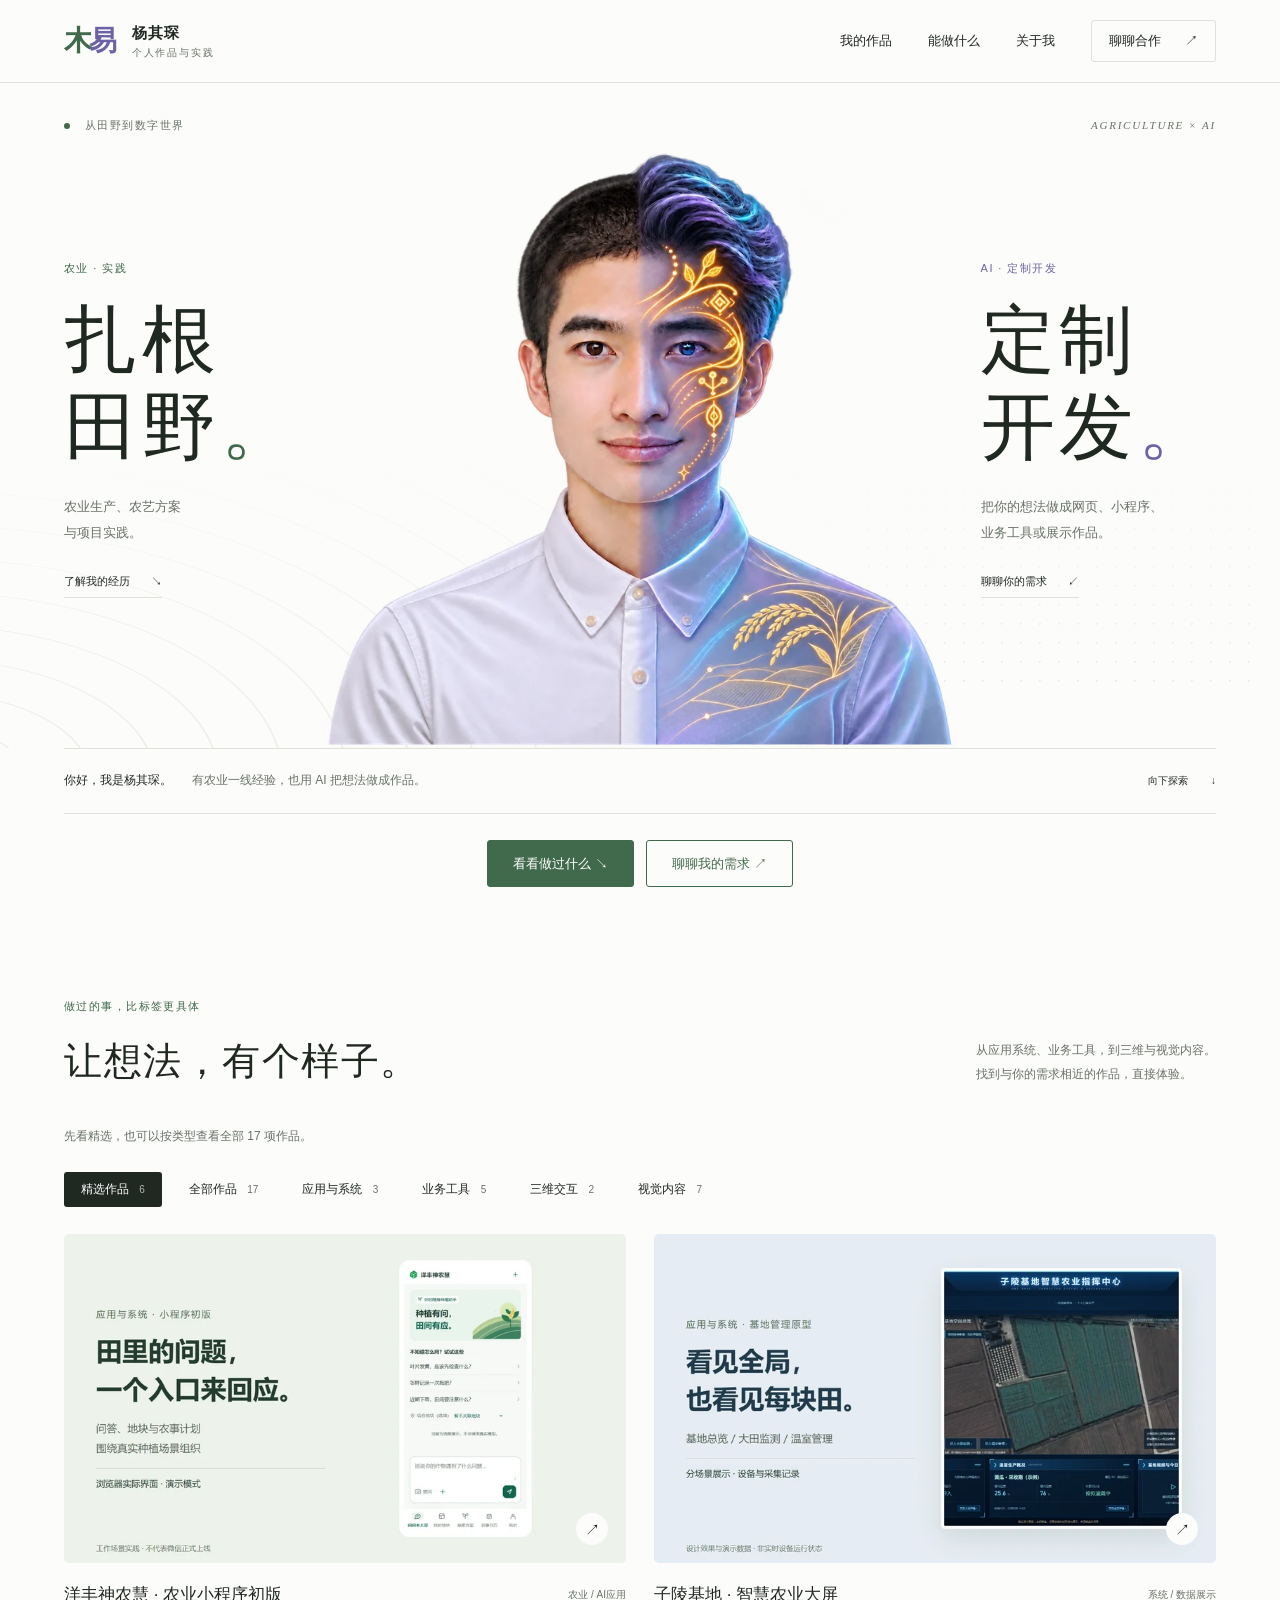
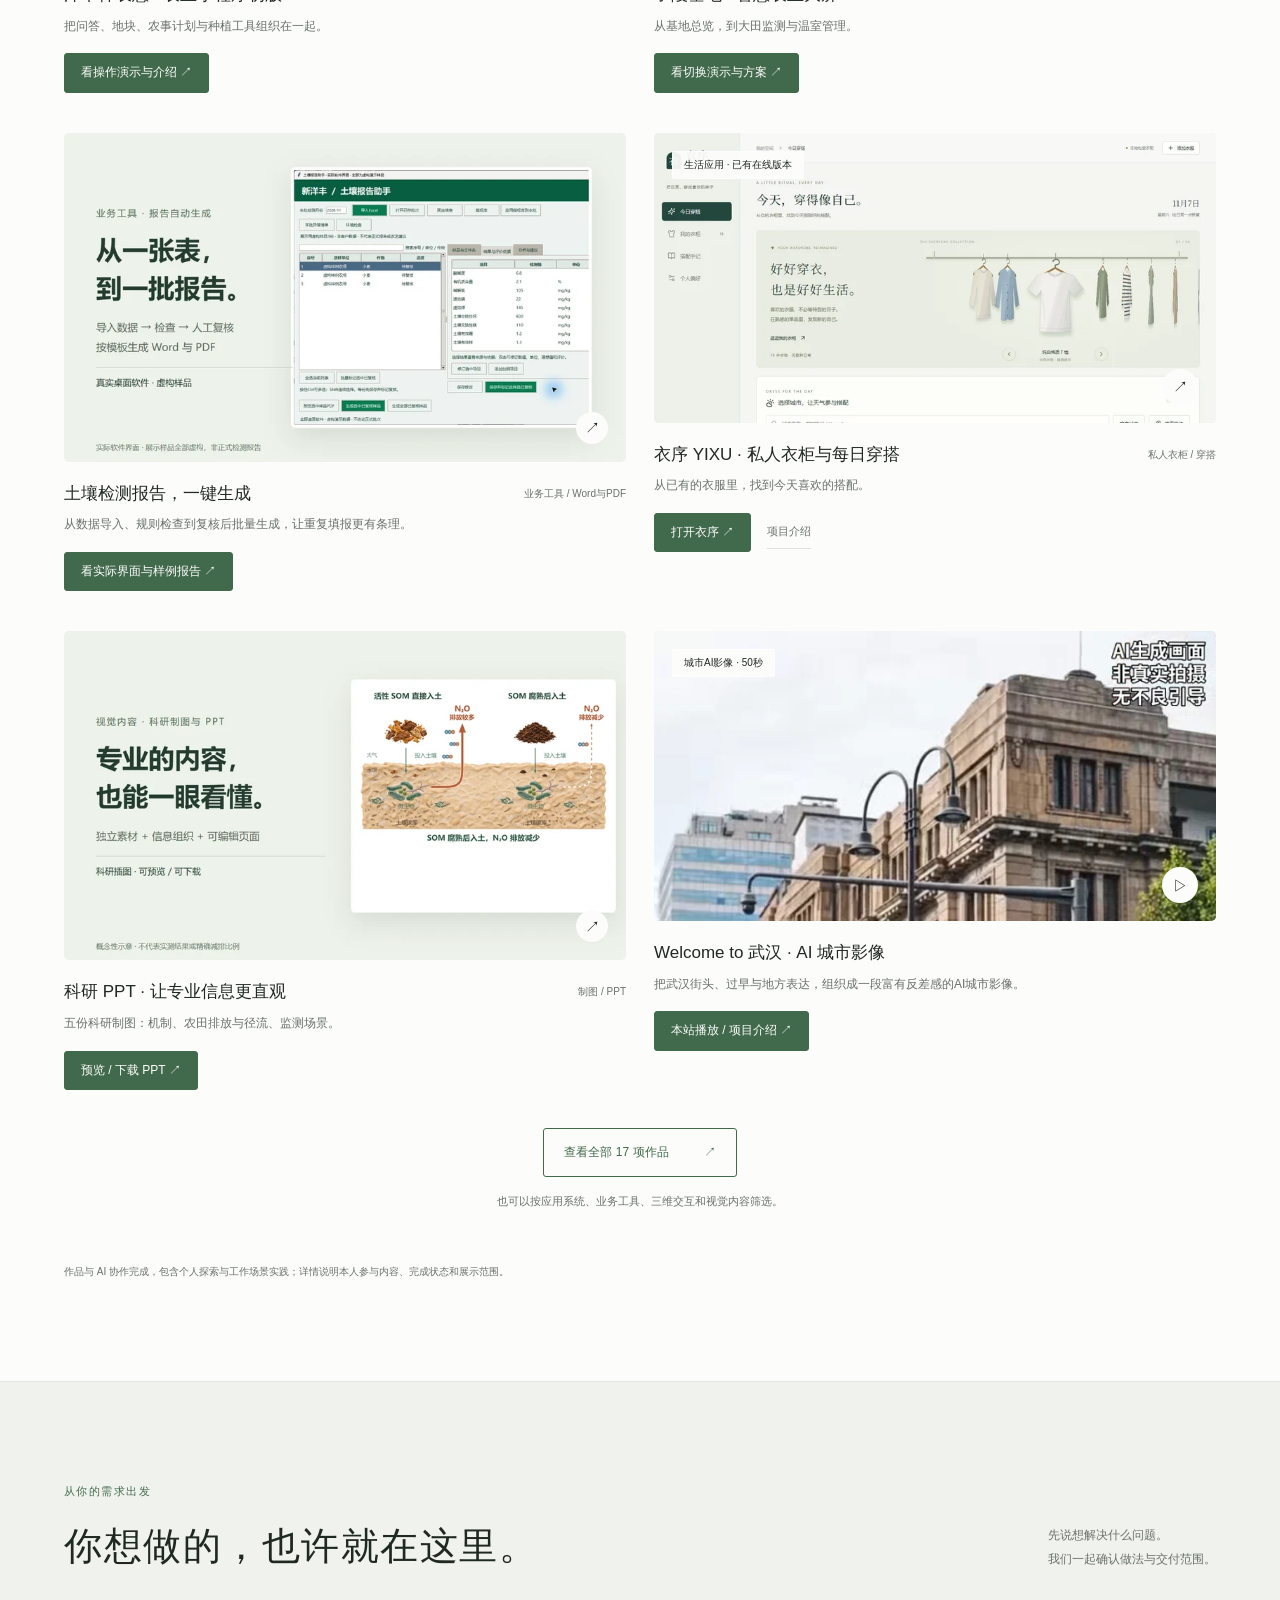
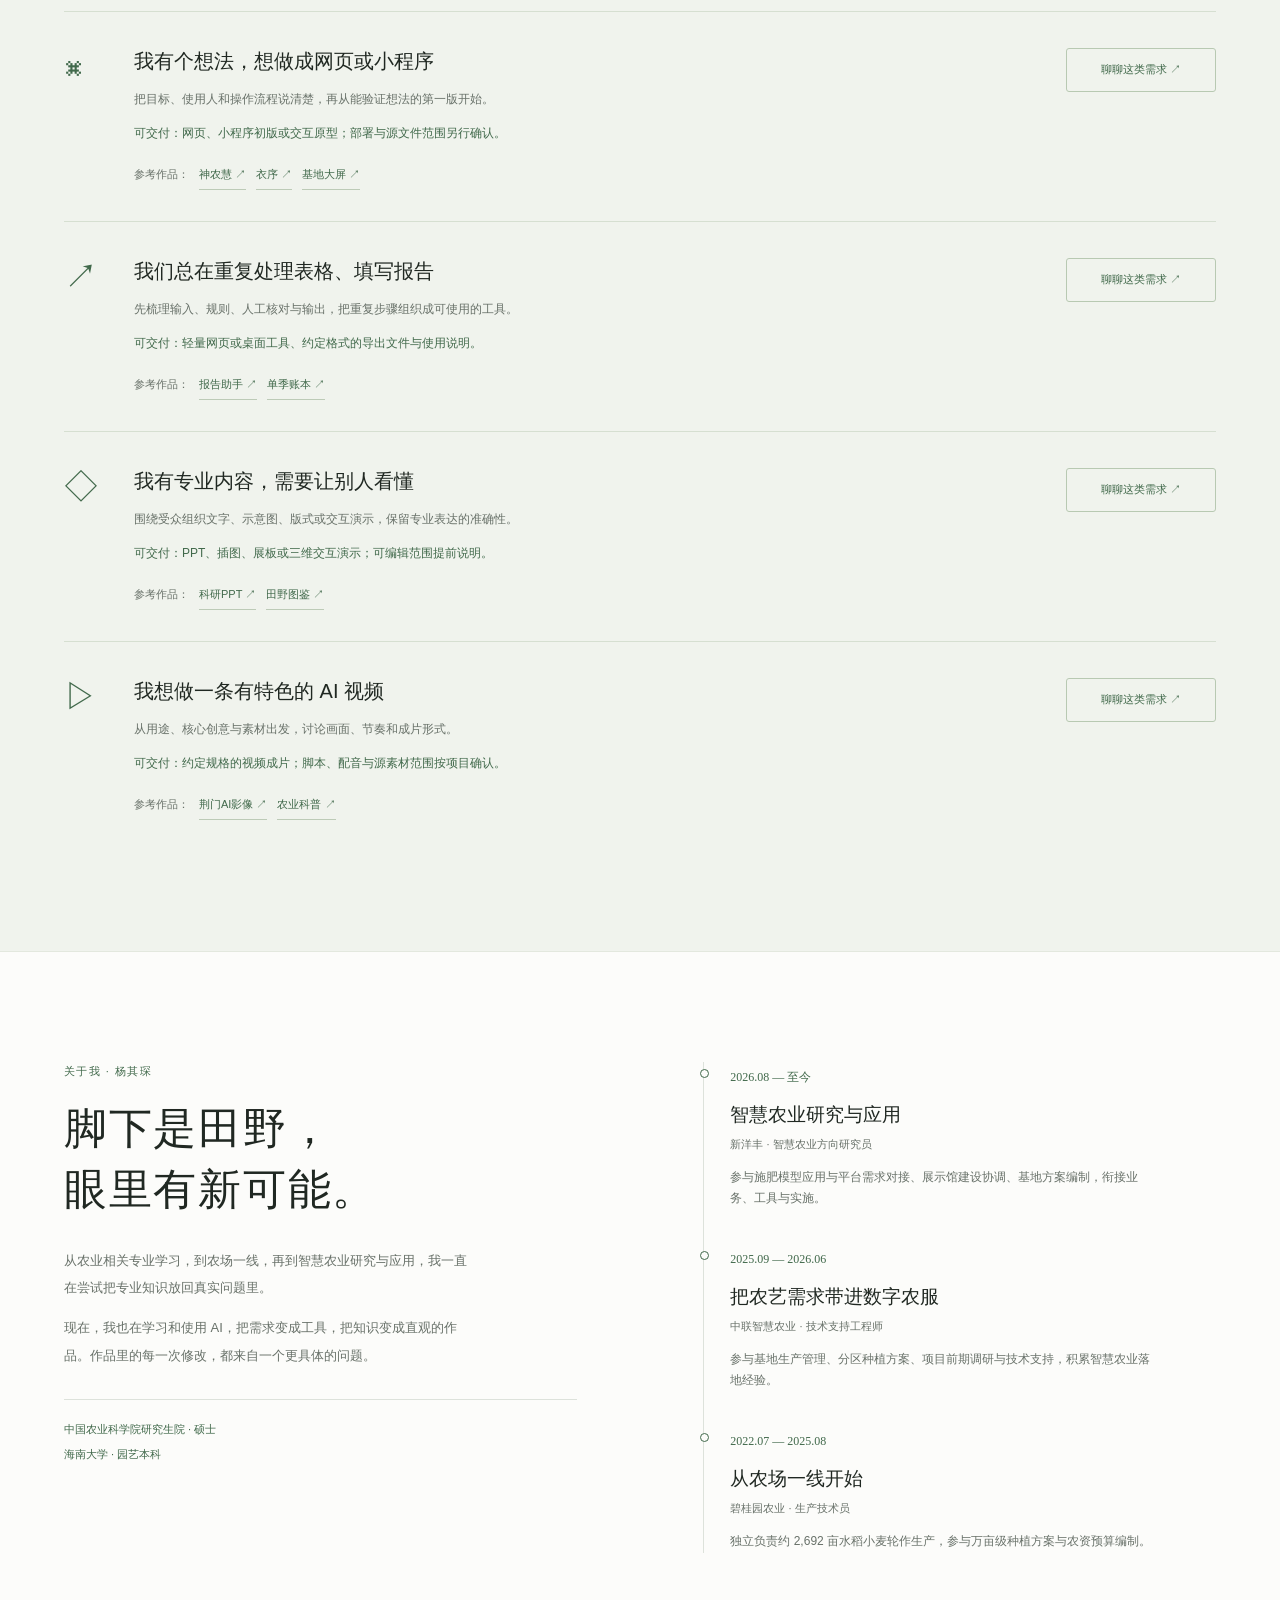
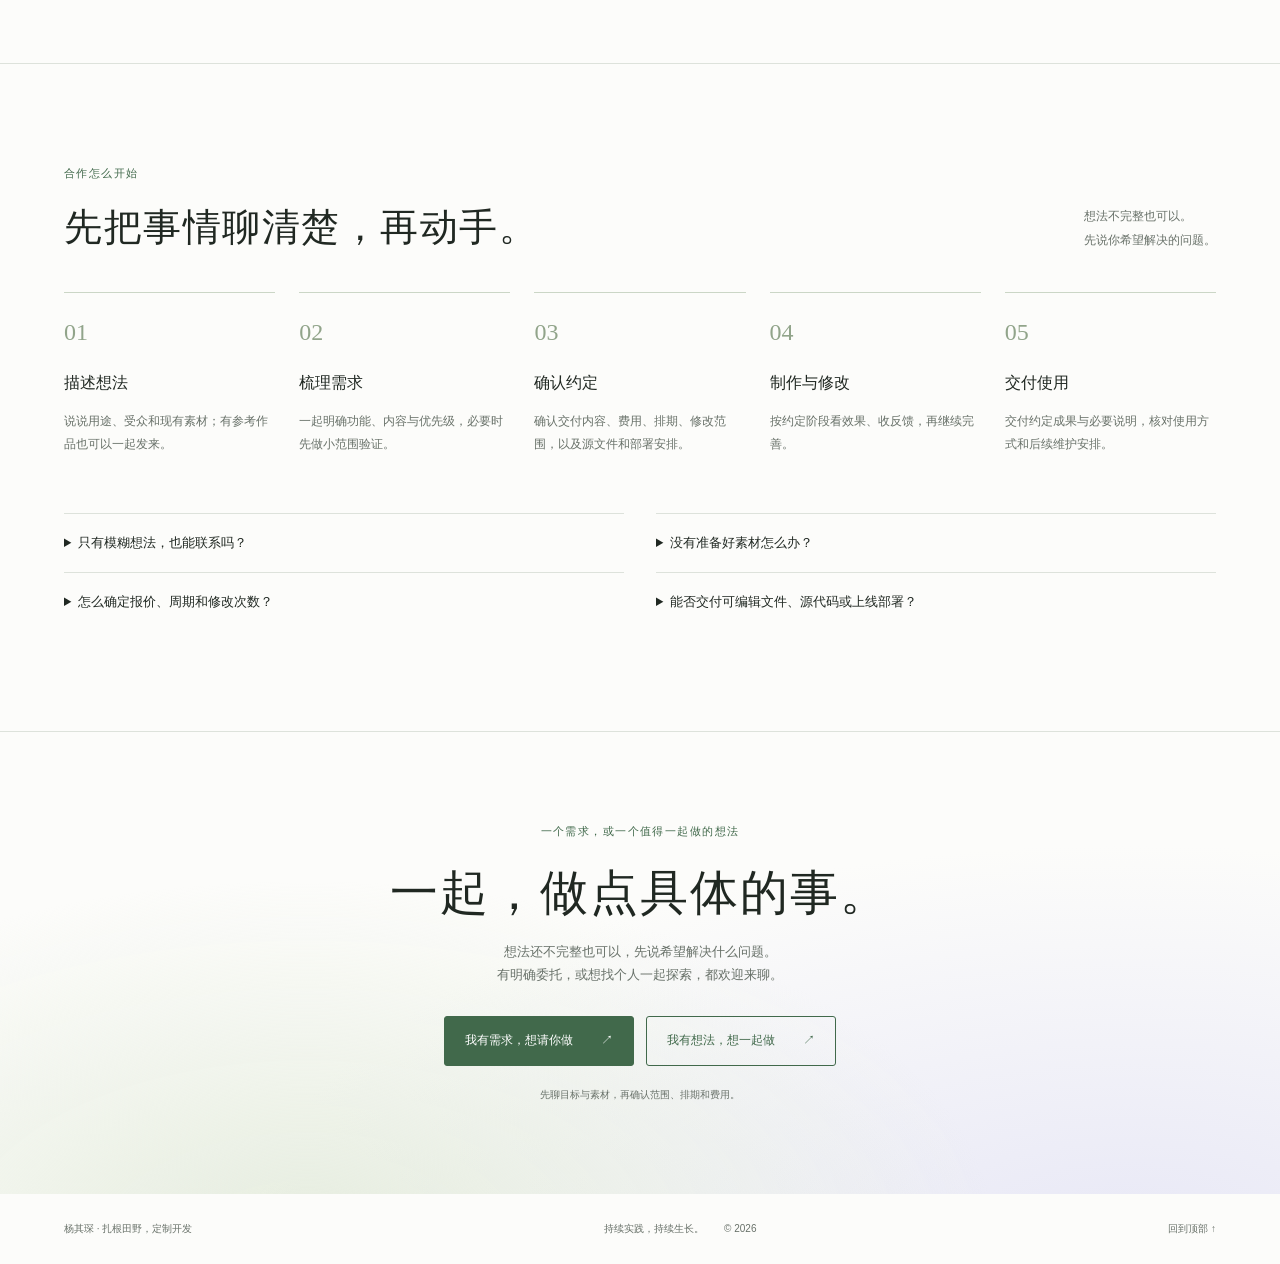
<file: index.html>
<!doctype html>
<html lang="zh-CN">
<head>
  <meta charset="utf-8"><meta name="viewport" content="width=device-width,initial-scale=1">
  <meta name="description" content="杨其琛的个人作品与实践：扎根田野，定制开发。农业生产与方案、AI实用工具、三维演示、制图与PPT。">
  <meta name="theme-color" content="#fcfcfa"><title>杨其琛 · 扎根田野，定制开发</title>
  <link rel="icon" href="assets/favicon.svg" type="image/svg+xml"><link rel="stylesheet" href="style.css">
</head>
<body>
<a class="skip" href="#main">跳到主要内容</a>
<header class="header"><a class="brand" href="#home" aria-label="杨其琛 首页"><span class="brand-mark">木<span>易</span></span><span>杨其琛<small>个人作品与实践</small></span></a><button class="menu-toggle" aria-label="展开导航" aria-expanded="false" aria-controls="nav">菜单 <span>＋</span></button><nav id="nav" aria-label="主导航"><a href="#work">我的作品</a><a href="#capabilities">能做什么</a><a href="#about">关于我</a><a class="nav-contact" href="#contact">聊聊合作 <span>↗</span></a></nav></header>
<main id="main">
<section class="hero" id="home" aria-labelledby="hero-title">
  <div class="hero-top"><p><span class="status-dot"></span> 从田野到数字世界</p><p class="hero-note">AGRICULTURE × AI</p></div>
  <h1 class="sr-only" id="hero-title">我是杨其琛，扎根田野，定制开发。</h1>
  <div class="portrait-stage">
    <div class="field-lines" aria-hidden="true"></div><div class="digital-lines" aria-hidden="true"></div>
    <div class="hero-copy field-copy"><span class="eyebrow">农业 · 实践</span><h2>扎根<br>田野<span class="title-dot">。</span></h2><p>农业生产、农艺方案<br>与项目实践。</p><a href="#about">了解我的经历 <span>↘</span></a></div>
    <img class="portrait" src="assets/portrait-800.webp" alt="杨其琛的双面人像：左侧真实白衬衫，右侧蓝紫全息形象与金色农业纹样" fetchpriority="high" srcset="assets/portrait-480.webp 480w, assets/portrait-800.webp 800w, assets/portrait-1200.webp 1200w" sizes="(max-width: 640px) 96vw, (max-width: 1440px) 59vw, 790px" decoding="async" width="800" height="758">
    <div class="hero-copy digital-copy"><span class="eyebrow">AI · 定制开发</span><h2>定制<br>开发<span class="title-dot">。</span></h2><p>把你的想法做成网页、小程序、<br>业务工具或展示作品。</p><a href="#contact">聊聊你的需求 <span>↙</span></a></div>
  </div>
  <div class="hero-bottom"><p>你好，我是<strong>杨其琛</strong>。<span>有农业一线经验，也用 AI 把想法做成作品。</span></p><a href="#work" aria-label="向下查看精选作品">向下探索 <span>↓</span></a></div>
<div class="hero-actions"><a class="primary" href="#work">看看做过什么 ↘</a><button class="secondary" data-contact="委托需求">聊聊我的需求 ↗</button></div></section>
<section class="section work" id="work" aria-labelledby="work-title">
  <div class="section-head"><div><p class="eyebrow">做过的事，比标签更具体</p><h2 id="work-title">让想法，有个样子。</h2></div><p class="section-intro">从应用系统、业务工具，到三维与视觉内容。<br>找到与你的需求相近的作品，直接体验。</p></div>
  <p class="featured-note">先看精选，也可以按类型查看全部 17 项作品。</p>
  <div class="filters" role="group" aria-label="按服务类型筛选作品"><button class="active" data-filter="featured" aria-pressed="true">精选作品 <span>6</span></button><button data-filter="all" aria-pressed="false">全部作品 <span>17</span></button><button data-filter="application" aria-pressed="false">应用与系统 <span>3</span></button><button data-filter="tool" aria-pressed="false">业务工具 <span>5</span></button><button data-filter="interactive" aria-pressed="false">三维交互 <span>2</span></button><button data-filter="visual" aria-pressed="false">视觉内容 <span>7</span></button></div>
   <div class="projects" aria-live="polite">
<article class="project" data-featured="true" data-category="application" data-key="miniapp"><button class="project-open" data-project="miniapp" aria-label="看操作演示与介绍"><div class="project-image case-cover"><img src="assets/miniapp-cover-800.webp" srcset="assets/miniapp-cover-480.webp 480w, assets/miniapp-cover-800.webp 800w, assets/miniapp-cover-1200.webp 1200w" sizes="(max-width:640px) 88vw, 44vw" width="800" height="469" loading="lazy" decoding="async" alt="miniapp项目封面，结合实际界面展示核心用途"><span class="image-label">小程序初版 · 浏览器预览</span><span class="project-arrow">↗</span></div></button><div class="project-caption"><div><h3>洋丰神农慧 · 农业小程序初版</h3><p>把问答、地块、农事计划与种植工具组织在一起。</p></div><span>农业 / AI应用</span></div><div class="project-actions"><button class="work-primary" data-project="miniapp">看操作演示与介绍 ↗</button></div></article>
<article class="project" data-featured="true" data-category="application" data-key="dashboard"><button class="project-open" data-project="dashboard" aria-label="看切换演示与方案"><div class="project-image case-cover"><img src="assets/dashboard-cover-800.webp" srcset="assets/dashboard-cover-480.webp 480w, assets/dashboard-cover-800.webp 800w, assets/dashboard-cover-1200.webp 1200w" sizes="(max-width:640px) 88vw, 44vw" width="800" height="469" loading="lazy" decoding="async" alt="dashboard项目封面，结合实际界面展示核心用途"><span class="image-label">系统原型 · 演示数据</span><span class="project-arrow">↗</span></div></button><div class="project-caption"><div><h3>子陵基地 · 智慧农业大屏</h3><p>从基地总览，到大田监测与温室管理。</p></div><span>系统 / 数据展示</span></div><div class="project-actions"><button class="work-primary" data-project="dashboard">看切换演示与方案 ↗</button></div></article>
<article class="project" data-featured="true" data-category="tool" data-key="reports"><button class="project-open" data-project="reports" aria-label="看实际界面与样例报告"><div class="project-image case-cover"><img src="assets/reports-cover-800.webp" srcset="assets/reports-cover-480.webp 480w, assets/reports-cover-800.webp 800w, assets/reports-cover-1200.webp 1200w" sizes="(max-width:640px) 88vw, 44vw" width="800" height="469" loading="lazy" decoding="async" alt="reports项目封面，结合实际界面展示核心用途"><span class="image-label">桌面工具 · 流程示意</span><span class="project-arrow">↗</span></div></button><div class="project-caption"><div><h3>土壤检测报告，一键生成</h3><p>从数据导入、规则检查到复核后批量生成，让重复填报更有条理。</p></div><span>业务工具 / Word与PDF</span></div><div class="project-actions"><button class="work-primary" data-project="reports">看实际界面与样例报告 ↗</button></div></article>
<article class="project" data-featured="true" data-category="application" data-key="yixu"><a class="project-open" href="https://ymuyi20-web.github.io/yixu-wardrobe/" target="_blank" rel="noopener noreferrer" aria-label="打开衣序"><div class="project-image"><img src="assets/yixu-800.webp" alt="衣序 YIXU · 私人衣柜与每日穿搭实际页面截图" loading="lazy" srcset="assets/yixu-480.webp 480w, assets/yixu-800.webp 800w, assets/yixu-1200.webp 1200w" sizes="(max-width: 640px) 88vw, (max-width: 1440px) 44vw, 634px" decoding="async" width="800" height="556"><span class="image-label">生活应用 · 已有在线版本</span><span class="project-arrow">↗</span></div></a><div class="project-caption"><div><h3>衣序 YIXU · 私人衣柜与每日穿搭</h3><p>从已有的衣服里，找到今天喜欢的搭配。</p></div><span>私人衣柜 / 穿搭</span></div><div class="project-actions"><a class="work-primary" href="https://ymuyi20-web.github.io/yixu-wardrobe/" target="_blank" rel="noopener noreferrer">打开衣序 ↗</a><button class="work-detail" data-project="yixu">项目介绍</button></div></article>
<article class="project" data-featured="true" data-category="visual" data-key="research"><button class="project-open" data-project="research" aria-label="预览 / 下载 PPT"><div class="project-image case-cover"><img src="assets/research-cover-800.webp" srcset="assets/research-cover-480.webp 480w, assets/research-cover-800.webp 800w, assets/research-cover-1200.webp 1200w" sizes="(max-width:640px) 88vw, 44vw" width="800" height="469" loading="lazy" decoding="async" alt="research项目封面，结合实际界面展示核心用途"><span class="image-label">科研制图 · 可编辑PPT</span><span class="project-arrow">↗</span></div></button><div class="project-caption"><div><h3>科研 PPT · 让专业信息更直观</h3><p>五份科研制图：机制、农田排放与径流、监测场景。</p></div><span>制图 / PPT</span></div><div class="project-actions"><button class="work-primary" data-project="research">预览 / 下载 PPT ↗</button></div></article>
<article class="project" data-featured="false" hidden data-category="tool" data-key="breeding"><a class="project-open" href="demos/breeding.html" target="_blank" rel="noopener noreferrer" aria-label="体验育种田间工具"><div class="project-image"><img src="assets/breeding-800.webp" alt="育种基地 · 田间记录与农事管理实际页面截图" loading="lazy" srcset="assets/breeding-480.webp 480w, assets/breeding-800.webp 800w, assets/breeding-1200.webp 1200w" sizes="(max-width: 640px) 88vw, (max-width: 1440px) 44vw, 634px" decoding="async" width="800" height="556"><span class="image-label">直接体验 · 田间记录原型</span><span class="project-arrow">↗</span></div></a><div class="project-caption"><div><h3>育种基地 · 田间记录与农事管理</h3><p>品种、播期、小区：从田间录入到进度看板。</p></div><span>育种 / 农事管理</span></div><div class="project-actions"><a class="work-primary" href="demos/breeding.html" target="_blank" rel="noopener noreferrer">体验育种田间工具 ↗</a><button class="work-detail" data-project="breeding">项目介绍</button></div></article>
<article class="project" data-featured="false" hidden data-category="tool" data-key="fieldaccount"><a class="project-open" href="demos/field-account.html" target="_blank" rel="noopener noreferrer" aria-label="体验大田账本"><div class="project-image"><img src="assets/field-account-800.webp" alt="农户单季成本收益账本 · 大田版实际页面截图" loading="lazy" srcset="assets/field-account-480.webp 480w, assets/field-account-800.webp 800w, assets/field-account-1200.webp 1200w" sizes="(max-width: 640px) 88vw, (max-width: 1440px) 44vw, 634px" decoding="async" width="800" height="556"><span class="image-label">直接体验 · 大田单季账本</span><span class="project-arrow">↗</span></div></a><div class="project-caption"><div><h3>农户单季成本收益账本 · 大田版</h3><p>记下农事与投入，算清一季的成本和收益。</p></div><span>农业 / 成本收益</span></div><div class="project-actions"><a class="work-primary" href="demos/field-account.html" target="_blank" rel="noopener noreferrer">体验大田账本 ↗</a><button class="work-detail" data-project="fieldaccount">项目介绍</button></div></article>
<article class="project" data-featured="false" hidden data-category="tool" data-key="economicaccount"><a class="project-open" href="demos/economic-account.html" target="_blank" rel="noopener noreferrer" aria-label="体验经济作物账本"><div class="project-image"><img src="assets/economic-account-800.webp" alt="农户单季成本收益账本 · 经济作物版实际页面截图" loading="lazy" srcset="assets/economic-account-480.webp 480w, assets/economic-account-800.webp 800w, assets/economic-account-1200.webp 1200w" sizes="(max-width: 640px) 88vw, (max-width: 1440px) 44vw, 634px" decoding="async" width="800" height="556"><span class="image-label">直接体验 · 经济作物账本</span><span class="project-arrow">↗</span></div></a><div class="project-caption"><div><h3>农户单季成本收益账本 · 经济作物版</h3><p>一天多项操作、多次采收销售，都有记录。</p></div><span>农业 / 多操作记录</span></div><div class="project-actions"><a class="work-primary" href="demos/economic-account.html" target="_blank" rel="noopener noreferrer">体验经济作物账本 ↗</a><button class="work-detail" data-project="economicaccount">项目介绍</button></div></article>
<article class="project" hidden data-featured="false" data-category="visual" data-key="jingmen"><a class="project-open" href="https://v.douyin.com/iar4RhqvxIk/" target="_blank" rel="noopener noreferrer" aria-label="在抖音观看Welcome to荆门"><div class="project-image jingmen-image"><img src="assets/jingmen-street-720.webp" alt="AI街头影像视频实际画面：荆门站前修理飞碟的创意场景，非真实拍摄" loading="lazy" srcset="assets/jingmen-street-480.webp 480w, assets/jingmen-street-720.webp 720w" sizes="(max-width: 640px) 88vw, (max-width: 1440px) 44vw, 634px" decoding="async" width="720" height="720"><span class="image-label">最新作品 · AI视频 · 50秒</span><span class="project-arrow">↗</span></div></a><div class="project-caption"><div><h3>Welcome to 荆门 · AI 街头影像</h3><p>把熟悉的城市街头，变成有点野的科幻日常。</p></div><span>AI影像 / 城市创意</span></div><div class="project-actions"><a class="work-primary" href="https://v.douyin.com/iar4RhqvxIk/" target="_blank" rel="noopener noreferrer">抖音观看 ↗</a><button class="work-detail" data-project="jingmen">本站播放 / 项目介绍</button></div></article>
<article class="project" data-featured="false" hidden data-category="interactive" data-key="atlas"><a class="project-open" href="https://tianye-field-atlas.netlify.app/" target="_blank" rel="noopener noreferrer" aria-label="直接打开在线作品"><div class="project-image atlas-image"><img src="assets/field-atlas-800.webp" alt="田野图鉴农机展示网页的实际页面截图" loading="lazy" srcset="assets/field-atlas-480.webp 480w, assets/field-atlas-800.webp 800w, assets/field-atlas-1200.webp 1200w" sizes="(max-width: 640px) 88vw, (max-width: 1440px) 44vw, 634px" decoding="async" width="800" height="556"><span class="image-label">交互网页</span><span class="project-arrow">↗</span></div></a><div class="project-caption"><div><h3>田野图鉴</h3><p>让农机结构与工作方式更直观。</p></div><span>农业 / 三维</span></div><div class="project-actions"><a class="work-primary" href="https://tianye-field-atlas.netlify.app/" target="_blank" rel="noopener noreferrer">打开在线作品 ↗</a><button class="work-detail" data-project="atlas">项目介绍</button></div></article>
<article class="project" data-featured="false" hidden data-category="interactive" data-key="insects"><a class="project-open" href="https://chongjian-insect-diary.netlify.app/" target="_blank" rel="noopener noreferrer" aria-label="直接打开在线作品"><div class="project-image insect-image"><img src="assets/insects-800.webp" alt="虫间昆虫观察网页的实际页面截图" loading="lazy" srcset="assets/insects-480.webp 480w, assets/insects-800.webp 800w, assets/insects-1200.webp 1200w" sizes="(max-width: 640px) 88vw, (max-width: 1440px) 44vw, 634px" decoding="async" width="800" height="556"><span class="image-label">交互网页</span><span class="project-arrow">↗</span></div></a><div class="project-caption"><div><h3>虫间 · 昆虫观察日记</h3><p>换个视角，发现一只昆虫的细节。</p></div><span>三维观察 / 科普</span></div><div class="project-actions"><a class="work-primary" href="https://chongjian-insect-diary.netlify.app/" target="_blank" rel="noopener noreferrer">打开在线作品 ↗</a><button class="work-detail" data-project="insects">项目介绍</button></div></article>
<article class="project" data-featured="false" hidden data-category="visual" data-key="physics"><button class="project-open" data-project="physics" aria-label="观看视频"><div class="project-image physics-image"><img src="assets/physics-800.webp" alt="滑轮组物理动画实际画面" loading="lazy" srcset="assets/physics-480.webp 480w, assets/physics-800.webp 800w, assets/physics-1200.webp 1200w" sizes="(max-width: 640px) 88vw, (max-width: 1440px) 44vw, 634px" decoding="async" width="800" height="450"><span class="image-label">科普动画 · 66秒</span><span class="play-icon" aria-hidden="true">▷</span></div></button><div class="project-caption"><div><h3>让滑轮组的原理动起来</h3><p>三维画面、受力标注与公式一起讲解。</p></div><span>动画 / 教育</span></div><div class="project-actions"><button class="work-primary" data-project="physics">观看视频 ↗</button></div></article>
<article class="project" data-featured="false" hidden data-category="tool" data-key="npk"><a class="project-open" href="https://ymuyi20-web.github.io/FDE-/exercises/fde-16week/week-01/side-projects/season-npk-calculator/" target="_blank" rel="noopener noreferrer" aria-label="直接打开在线作品"><div class="project-image npk-image"><img src="assets/npk-800.webp" alt="水稻氮磷钾投入量核算网页作品宣传图" loading="lazy" srcset="assets/npk-480.webp 480w, assets/npk-800.webp 800w, assets/npk-1080.webp 1080w" sizes="(max-width: 640px) 88vw, (max-width: 1440px) 44vw, 634px" decoding="async" width="800" height="1067"><span class="image-label">网页工具</span><span class="project-arrow">↗</span></div></a><div class="project-caption"><div><h3>一季水稻，算清养分投入</h3><p>把各阶段的肥料用量，换成清楚的数字。</p></div><span>工具 / 核算</span></div><div class="project-actions"><a class="work-primary" href="https://ymuyi20-web.github.io/FDE-/exercises/fde-16week/week-01/side-projects/season-npk-calculator/" target="_blank" rel="noopener noreferrer">打开在线作品 ↗</a><button class="work-detail" data-project="npk">项目介绍</button></div></article>
<article class="project" data-featured="false" hidden data-category="visual" data-key="cucumber"><button class="project-open" data-project="cucumber" aria-label="观看视频"><div class="project-image cucumber-image"><span class="cucumber-word" aria-hidden="true">黄瓜长歪，<br>蜜蜂背锅？<i>一场关于证据的田间讨论</i></span><span class="image-label">火柴人科普 · 86秒</span><span class="play-icon" aria-hidden="true">▷</span></div></button><div class="project-caption"><div><h3>黄瓜长歪，蜜蜂到底背不背锅？</h3><p>把一个种植问题，讲成一段有趣的故事。</p></div><span>农业 / 视频</span></div><div class="project-actions"><button class="work-primary" data-project="cucumber">观看视频 ↗</button></div></article>
<article class="project" data-featured="false" hidden data-category="visual" data-key="qianjiang"><button class="project-open" data-project="qianjiang" aria-label="播放Welcome to 潜江 · AI 城市影像"><div class="project-image"><img src="assets/qianjiang-poster.webp" alt="Welcome to 潜江 · AI 城市影像视频画面" loading="lazy" decoding="async" width="720" height="720"><span class="image-label">城市AI影像 · 50秒</span><span class="project-arrow">▷</span></div></button><div class="project-caption"><div><h3>Welcome to 潜江 · AI 城市影像</h3><p>以潜江站、龙虾与城市街景为元素，制作带有奇幻反差的城市短片。</p></div></div><div class="project-actions"><button class="work-primary" data-project="qianjiang">本站播放 / 项目介绍 ↗</button></div></article>
<article class="project" data-featured="true" data-category="visual" data-key="wuhan"><button class="project-open" data-project="wuhan" aria-label="播放Welcome to 武汉 · AI 城市影像"><div class="project-image"><img src="assets/wuhan-poster.webp" alt="Welcome to 武汉 · AI 城市影像视频画面" loading="lazy" decoding="async" width="720" height="1280"><span class="image-label">城市AI影像 · 50秒</span><span class="project-arrow">▷</span></div></button><div class="project-caption"><div><h3>Welcome to 武汉 · AI 城市影像</h3><p>把武汉街头、过早与地方表达，组织成一段富有反差感的AI城市影像。</p></div></div><div class="project-actions"><button class="work-primary" data-project="wuhan">本站播放 / 项目介绍 ↗</button></div></article>
<article class="project" data-featured="false" hidden data-category="visual" data-key="rice"><button class="project-open" data-project="rice" aria-label="播放水稻的一生 · 农业科普视频"><div class="project-image"><img src="assets/rice-poster.webp" alt="水稻的一生 · 农业科普视频视频画面" loading="lazy" decoding="async" width="720" height="1280"><span class="image-label">农业科普 · 约3分钟</span><span class="project-arrow">▷</span></div></button><div class="project-caption"><div><h3>水稻的一生 · 农业科普视频</h3><p>从一碗米饭出发，跟随稻种的成长认识水稻的一生。</p></div></div><div class="project-actions"><button class="work-primary" data-project="rice">本站播放 / 项目介绍 ↗</button></div></article>
  </div>
  <div class="all-work-link"><a class="secondary" href="works.html">查看全部 17 项作品 <span>↗</span></a><p>也可以按应用系统、业务工具、三维交互和视觉内容筛选。</p></div><p class="work-note">作品与 AI 协作完成，包含个人探索与工作场景实践；详情说明本人参与内容、完成状态和展示范围。</p>
</section>
<section class="capabilities section" id="capabilities" aria-labelledby="cap-title"><div class="section-head"><div><p class="eyebrow">从你的需求出发</p><h2 id="cap-title">你想做的，也许就在这里。</h2></div><p class="section-intro">先说想解决什么问题。<br>我们一起确认做法与交付范围。</p></div><div class="service-list"><article><span class="service-symbol" aria-hidden="true">⌘</span><div><h3>我有个想法，想做成网页或小程序</h3><p>把目标、使用人和操作流程说清楚，再从能验证想法的第一版开始。</p><p class="service-delivery">可交付：网页、小程序初版或交互原型；部署与源文件范围另行确认。</p><div class="service-examples">参考作品：<button class="service-example" data-project="miniapp">神农慧 ↗</button><button class="service-example" data-project="yixu">衣序 ↗</button><button class="service-example" data-project="dashboard">基地大屏 ↗</button></div></div><button class="service-inquiry" data-contact="委托需求" data-service="应用与系统">聊聊这类需求 ↗</button></article><article><span class="service-symbol" aria-hidden="true">↗</span><div><h3>我们总在重复处理表格、填写报告</h3><p>先梳理输入、规则、人工核对与输出，把重复步骤组织成可使用的工具。</p><p class="service-delivery">可交付：轻量网页或桌面工具、约定格式的导出文件与使用说明。</p><div class="service-examples">参考作品：<button class="service-example" data-project="reports">报告助手 ↗</button><button class="service-example" data-project="fieldaccount">单季账本 ↗</button></div></div><button class="service-inquiry" data-contact="委托需求" data-service="业务工具">聊聊这类需求 ↗</button></article><article><span class="service-symbol" aria-hidden="true">◇</span><div><h3>我有专业内容，需要让别人看懂</h3><p>围绕受众组织文字、示意图、版式或交互演示，保留专业表达的准确性。</p><p class="service-delivery">可交付：PPT、插图、展板或三维交互演示；可编辑范围提前说明。</p><div class="service-examples">参考作品：<button class="service-example" data-project="research">科研PPT ↗</button><button class="service-example" data-project="atlas">田野图鉴 ↗</button></div></div><button class="service-inquiry" data-contact="委托需求" data-service="专业内容与展示">聊聊这类需求 ↗</button></article><article><span class="service-symbol" aria-hidden="true">▷</span><div><h3>我想做一条有特色的 AI 视频</h3><p>从用途、核心创意与素材出发，讨论画面、节奏和成片形式。</p><p class="service-delivery">可交付：约定规格的视频成片；脚本、配音与源素材范围按项目确认。</p><div class="service-examples">参考作品：<button class="service-example" data-project="jingmen">荆门AI影像 ↗</button><button class="service-example" data-project="cucumber">农业科普 ↗</button></div></div><button class="service-inquiry" data-contact="委托需求" data-service="AI视频">聊聊这类需求 ↗</button></article></div></section>
<section class="about section" id="about" aria-labelledby="about-title"><div class="about-intro"><p class="eyebrow">关于我 · 杨其琛</p><h2 id="about-title">脚下是田野，<br>眼里有新可能。</h2><p>从农业相关专业学习，到农场一线，再到智慧农业研究与应用，我一直在尝试把专业知识放回真实问题里。</p><p>现在，我也在学习和使用 AI，把需求变成工具，把知识变成直观的作品。作品里的每一次修改，都来自一个更具体的问题。</p><div class="about-education"><span>中国农业科学院研究生院 · 硕士</span><span>海南大学 · 园艺本科</span></div></div><div class="timeline">
<article><time>2026.08 — 至今</time><h3>智慧农业研究与应用</h3><h4>新洋丰 · 智慧农业方向研究员</h4><p>参与施肥模型应用与平台需求对接、展示馆建设协调、基地方案编制，衔接业务、工具与实施。</p></article>
<article><time>2025.09 — 2026.06</time><h3>把农艺需求带进数字农服</h3><h4>中联智慧农业 · 技术支持工程师</h4><p>参与基地生产管理、分区种植方案、项目前期调研与技术支持，积累智慧农业落地经验。</p></article>
<article><time>2022.07 — 2025.08</time><h3>从农场一线开始</h3><h4>碧桂园农业 · 生产技术员</h4><p>独立负责约 2,692 亩水稻小麦轮作生产，参与万亩级种植方案与农资预算编制。</p></article>
</div></section>
<section class="section collaboration" id="process" aria-labelledby="process-title"><div class="section-head"><div><p class="eyebrow">合作怎么开始</p><h2 id="process-title">先把事情聊清楚，再动手。</h2></div><p class="section-intro">想法不完整也可以。<br>先说你希望解决的问题。</p></div><ol class="process-steps"><li><strong>描述想法</strong><p>说说用途、受众和现有素材；有参考作品也可以一起发来。</p></li><li><strong>梳理需求</strong><p>一起明确功能、内容与优先级，必要时先做小范围验证。</p></li><li><strong>确认约定</strong><p>确认交付内容、费用、排期、修改范围，以及源文件和部署安排。</p></li><li><strong>制作与修改</strong><p>按约定阶段看效果、收反馈，再继续完善。</p></li><li><strong>交付使用</strong><p>交付约定成果与必要说明，核对使用方式和后续维护安排。</p></li></ol><div class="cooperation-faq"><details><summary>只有模糊想法，也能联系吗？</summary><p>可以。先说现在遇到什么问题、谁会使用，以及希望最后能做成什么。我们先判断适合做工具、内容，还是先做一个小原型。</p></details><details><summary>没有准备好素材怎么办？</summary><p>先列出现有资料和缺少的内容。哪些由你提供，哪些需要我协助制作或补充，会在确认范围时说清楚。</p></details><details><summary>怎么确定报价、周期和修改次数？</summary><p>依据需求、复杂度、素材准备情况和交付形式具体沟通。开始前确认，不在需求还不清楚时承诺固定价格或完成时间。</p></details><details><summary>能否交付可编辑文件、源代码或上线部署？</summary><p>可以讨论，并写进交付约定。图片、PPT、网页和桌面工具的可编辑范围不同；服务器、第三方接口、后续维护与费用也需分别确认。</p></details></div></section><section class="contact section" id="contact" aria-labelledby="contact-title"><p class="eyebrow">一个需求，或一个值得一起做的想法</p><h2 id="contact-title">一起，做点具体的事。</h2><p>想法还不完整也可以，先说希望解决什么问题。<br>有明确委托，或想找个人一起探索，都欢迎来聊。</p><div class="contact-actions"><button class="primary" data-contact="委托需求">我有需求，想请你做 <span>↗</span></button><button class="secondary" data-contact="合作想法">我有想法，想一起做 <span>↗</span></button></div><p class="contact-note">先聊目标与素材，再确认范围、排期和费用。</p></section>
</main>
<div class="mobile-contact-bar" hidden><a href="#work">看看作品</a><button data-contact="委托需求">聊聊需求 ↗</button></div><footer><a href="#home">杨其琛 <span>· 扎根田野，定制开发</span></a><p>持续实践，持续生长。<span>© 2026</span></p><a href="#home" aria-label="返回顶部">回到顶部 ↑</a></footer>
<dialog id="project-dialog" aria-labelledby="dialog-title"><button class="dialog-close" aria-label="关闭作品详情">×</button><div id="dialog-content"></div></dialog>
<dialog id="contact-dialog" aria-labelledby="contact-dialog-title"><button class="dialog-close" aria-label="关闭合作窗口">×</button><p class="eyebrow">聊聊合作</p><h2 id="contact-dialog-title">从一个具体想法开始。</h2><p id="contact-description"></p><div class="wechat-panel"><span>微信联系 · 木易</span><strong id="wechat-id">15706568545</strong><button id="copy-wechat" hidden>复制微信号</button><p id="wechat-hint">添加微信时，欢迎备注“个人站＋需求关键词”。</p><a class="wechat-qr-link" href="assets/wechat-qr.png" target="_blank" rel="noopener noreferrer" aria-label="打开微信二维码原图"><img class="wechat-qr" data-src="assets/wechat-qr.png" alt="木易的微信联系二维码，可扫码添加好友" width="820" height="1212"></a><p>扫码添加，或点击图片打开原图保存。</p></div><label for="brief">先整理一下你的想法</label><textarea id="brief" rows="5"></textarea><button class="primary" id="copy-brief">复制需求提纲</button><p class="privacy-note">此处只帮你整理文字，不会提交或保存个人信息。</p><p role="status" id="copy-status"></p></dialog>
<script src="app.js?v=20261109-new-works"></script></body></html>
</file>
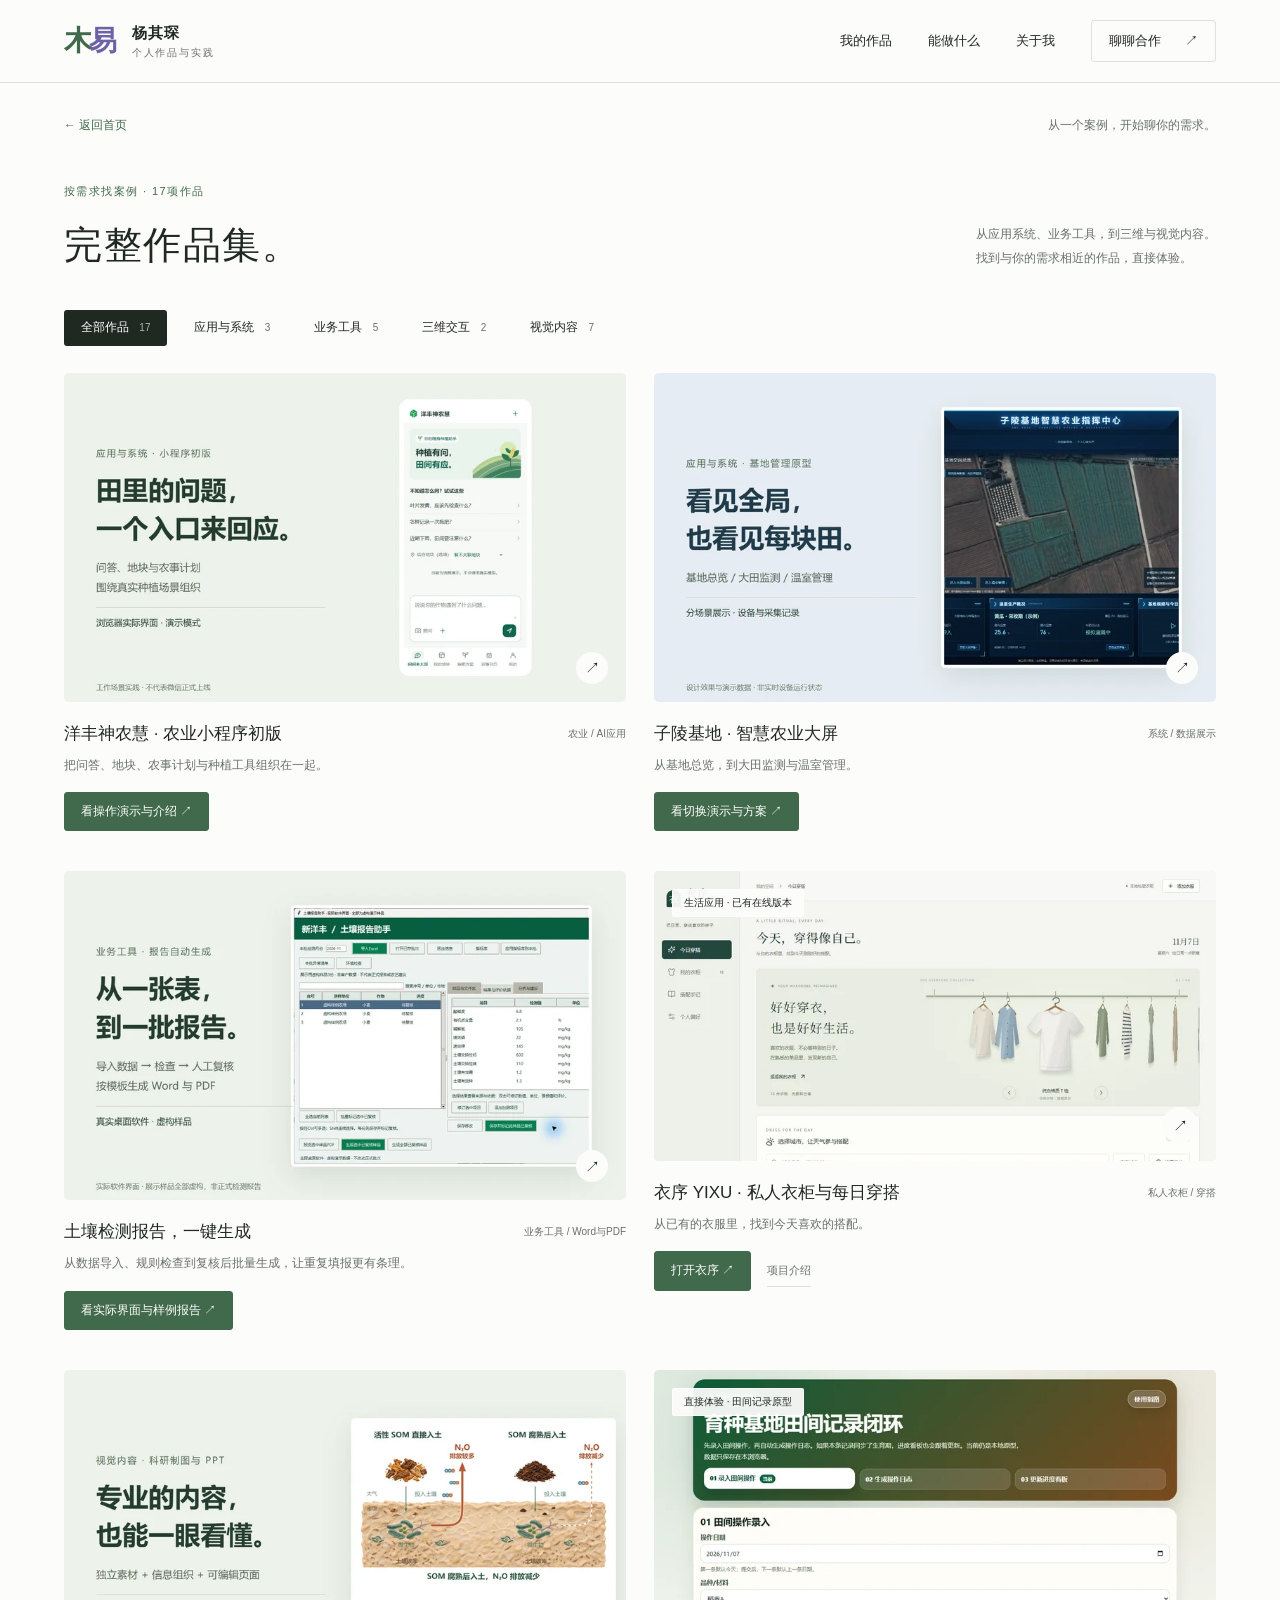
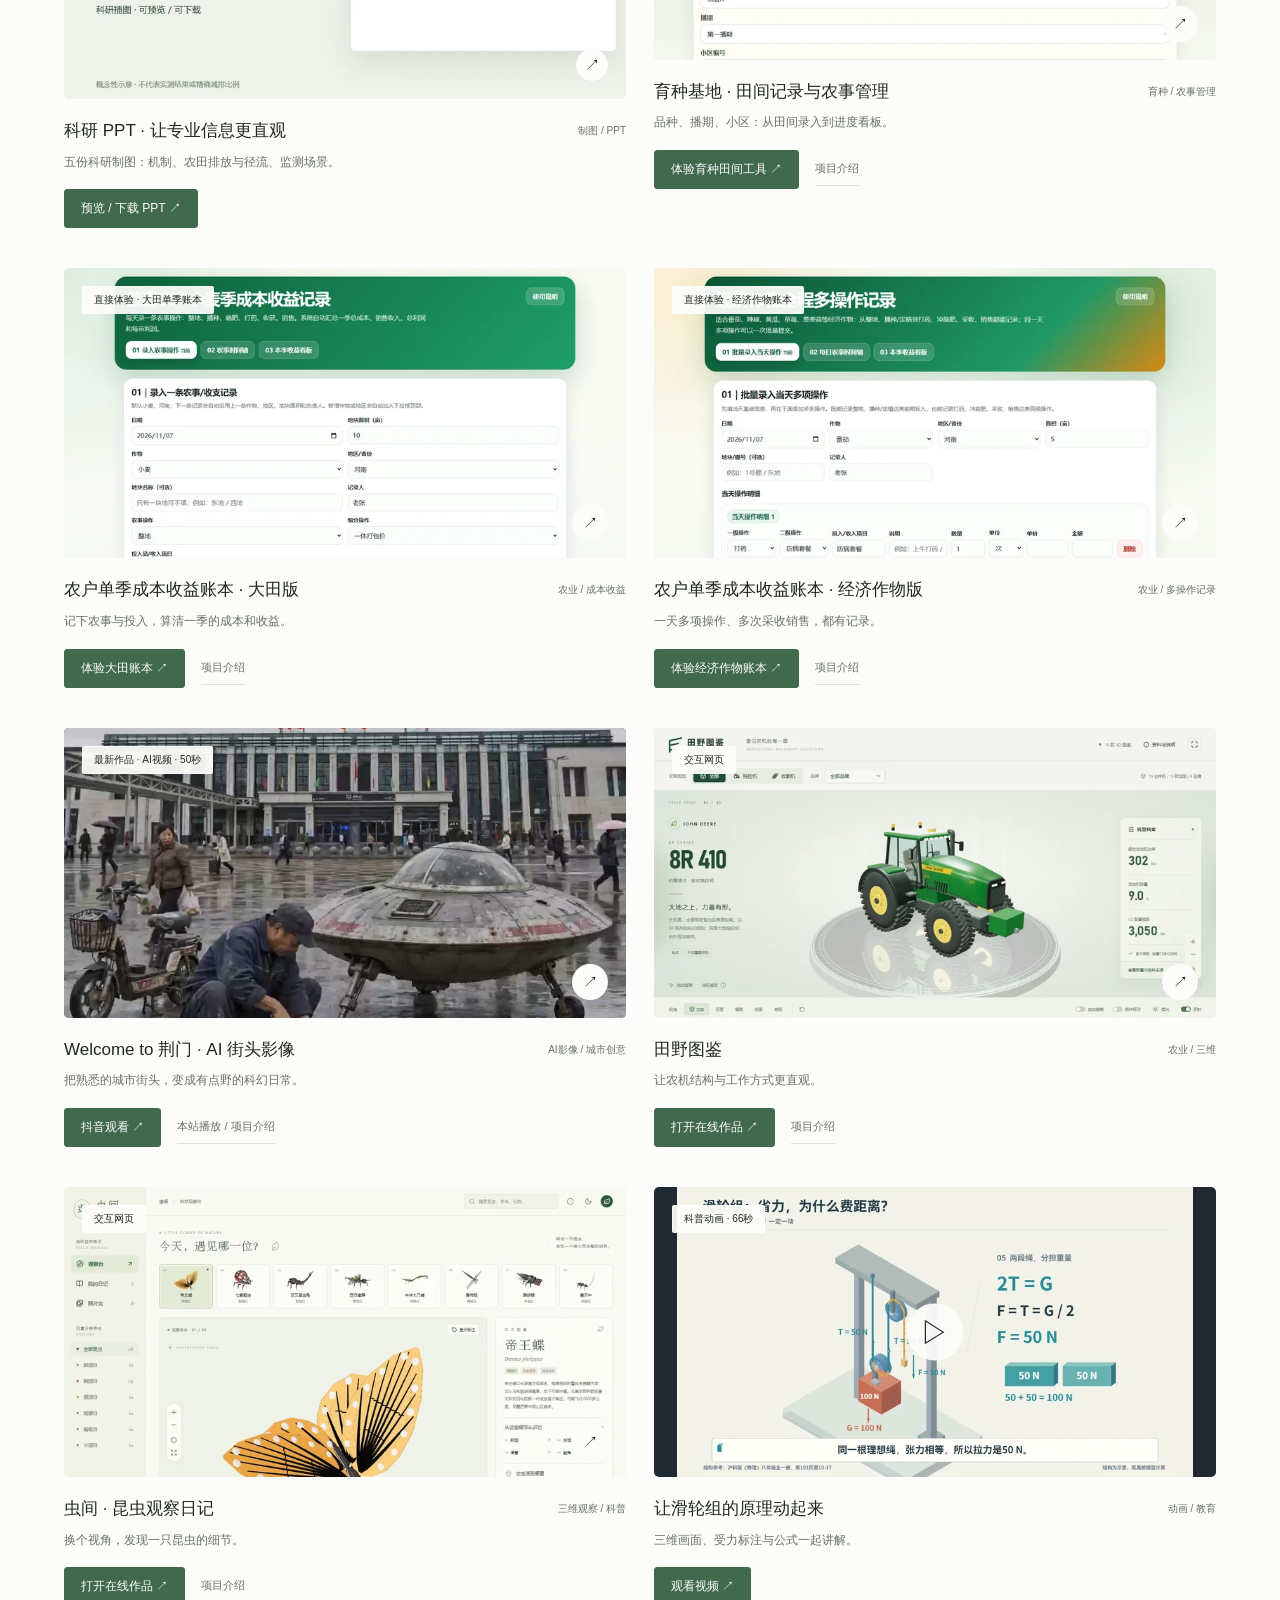
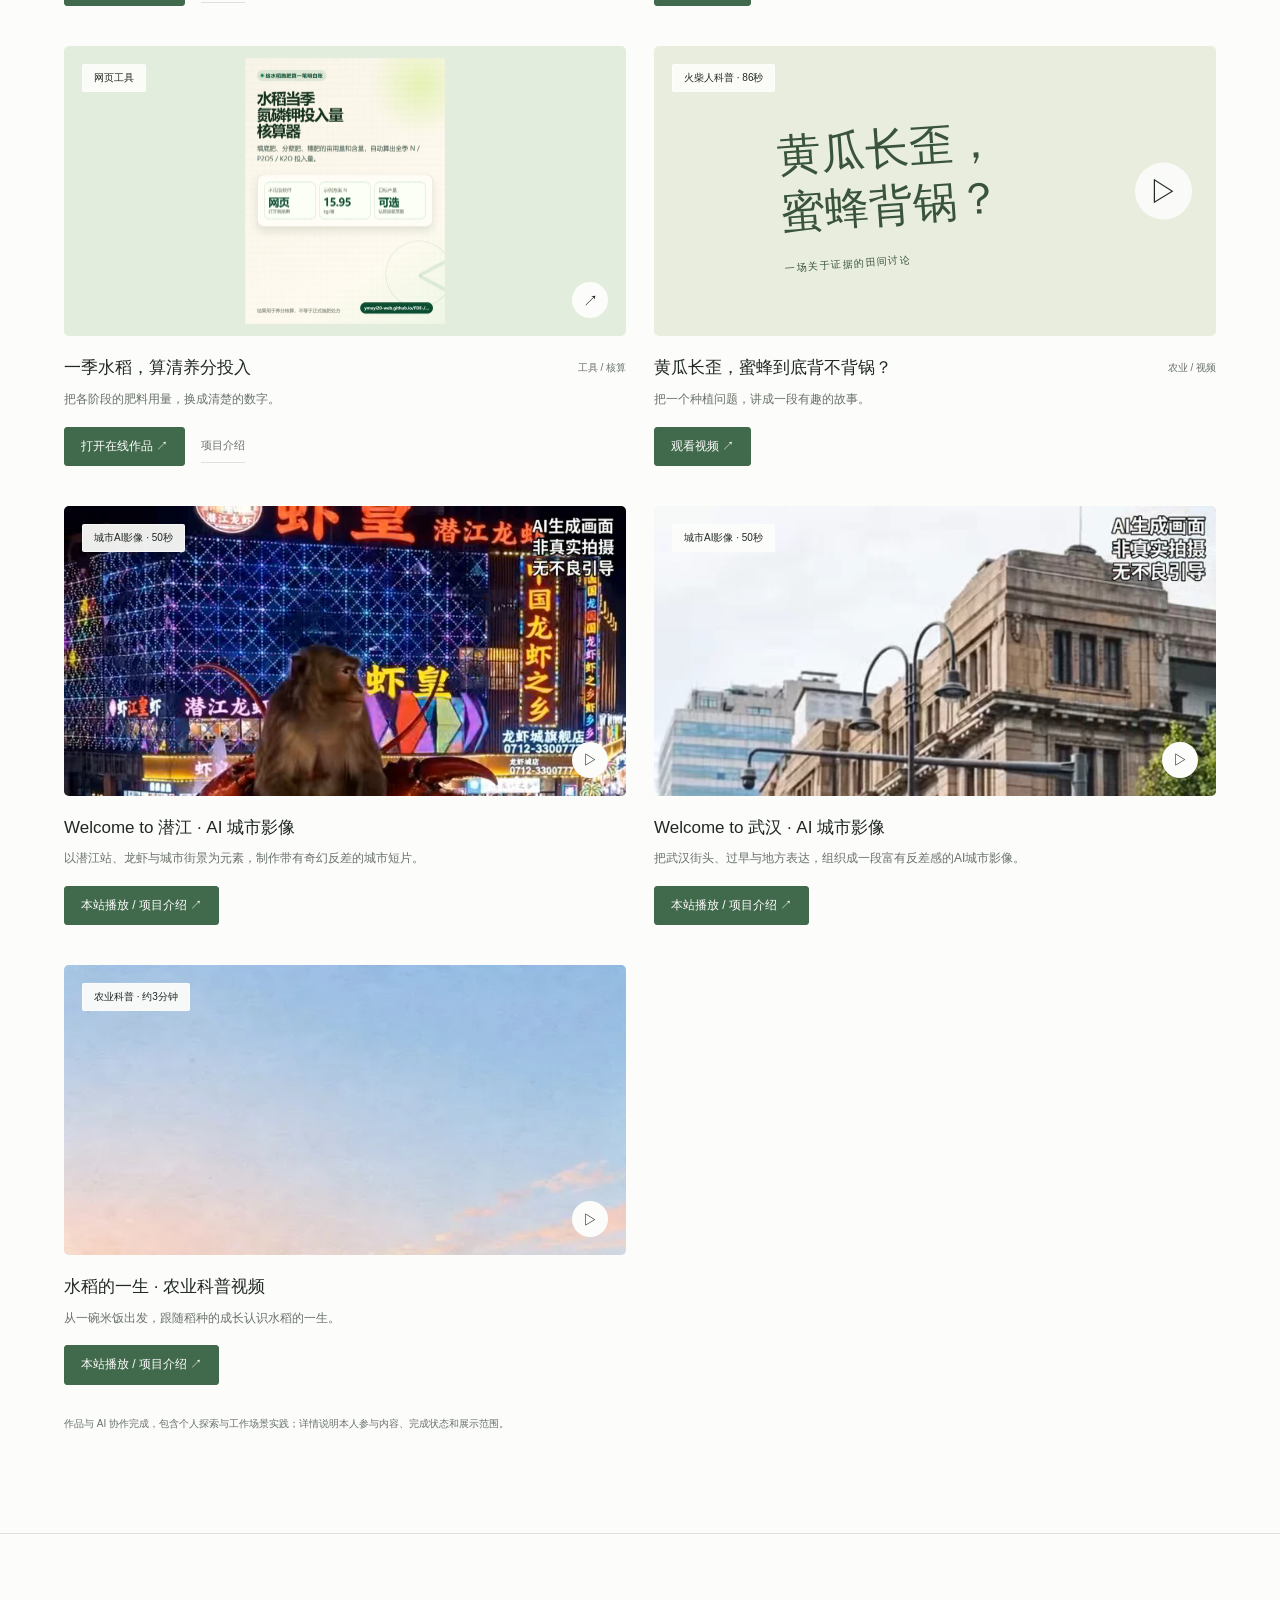
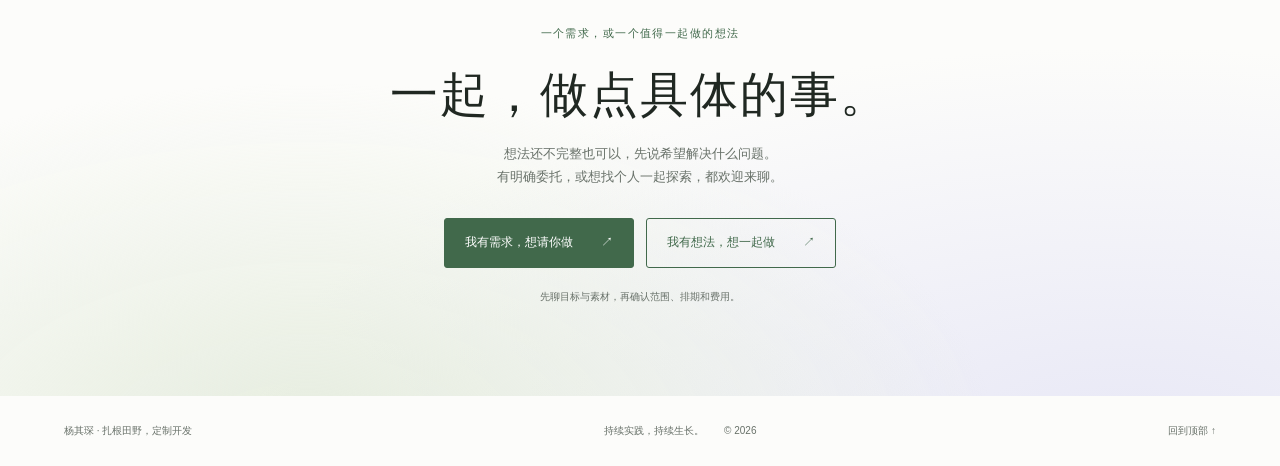
<file: works.html>
<!doctype html>
<html lang="zh-CN">
<head>
  <meta charset="utf-8"><meta name="viewport" content="width=device-width,initial-scale=1">
  <meta name="description" content="杨其琛的个人作品与实践：扎根田野，定制开发。农业生产与方案、AI实用工具、三维演示、制图与PPT。">
  <meta name="theme-color" content="#fcfcfa"><title>完整作品集 · 杨其琛</title>
  <link rel="icon" href="assets/favicon.svg" type="image/svg+xml"><link rel="stylesheet" href="style.css">
</head>
<body>
<a class="skip" href="#main">跳到主要内容</a>
<header class="header"><a class="brand" href="index.html" aria-label="杨其琛 首页"><span class="brand-mark">木<span>易</span></span><span>杨其琛<small>个人作品与实践</small></span></a><button class="menu-toggle" aria-label="展开导航" aria-expanded="false" aria-controls="nav">菜单 <span>＋</span></button><nav id="nav" aria-label="主导航"><a href="#work">我的作品</a><a href="index.html#capabilities">能做什么</a><a href="index.html#about">关于我</a><a class="nav-contact" href="#contact">聊聊合作 <span>↗</span></a></nav></header>
<main id="main"><div class="collection-back"><a href="index.html">← 返回首页</a><span>从一个案例，开始聊你的需求。</span></div><section class="section work" id="work" aria-labelledby="work-title">
  <div class="section-head"><div><p class="eyebrow">按需求找案例 · 17项作品</p><h2 id="work-title">完整作品集。</h2></div><p class="section-intro">从应用系统、业务工具，到三维与视觉内容。<br>找到与你的需求相近的作品，直接体验。</p></div>
  <div class="filters" role="group" aria-label="按服务类型筛选作品"><button class="active" data-filter="all" aria-pressed="true">全部作品 <span>17</span></button><button data-filter="application" aria-pressed="false">应用与系统 <span>3</span></button><button data-filter="tool" aria-pressed="false">业务工具 <span>5</span></button><button data-filter="interactive" aria-pressed="false">三维交互 <span>2</span></button><button data-filter="visual" aria-pressed="false">视觉内容 <span>7</span></button></div>
  <div class="projects" aria-live="polite">
<article class="project" data-category="application" data-key="miniapp"><button class="project-open" data-project="miniapp" aria-label="看操作演示与介绍"><div class="project-image case-cover"><img src="assets/miniapp-cover-800.webp" srcset="assets/miniapp-cover-480.webp 480w, assets/miniapp-cover-800.webp 800w, assets/miniapp-cover-1200.webp 1200w" sizes="(max-width:640px) 88vw, 44vw" width="800" height="469" loading="lazy" decoding="async" alt="miniapp项目封面，结合实际界面展示核心用途"><span class="image-label">小程序初版 · 浏览器预览</span><span class="project-arrow">↗</span></div></button><div class="project-caption"><div><h3>洋丰神农慧 · 农业小程序初版</h3><p>把问答、地块、农事计划与种植工具组织在一起。</p></div><span>农业 / AI应用</span></div><div class="project-actions"><button class="work-primary" data-project="miniapp">看操作演示与介绍 ↗</button></div></article>
<article class="project" data-category="application" data-key="dashboard"><button class="project-open" data-project="dashboard" aria-label="看切换演示与方案"><div class="project-image case-cover"><img src="assets/dashboard-cover-800.webp" srcset="assets/dashboard-cover-480.webp 480w, assets/dashboard-cover-800.webp 800w, assets/dashboard-cover-1200.webp 1200w" sizes="(max-width:640px) 88vw, 44vw" width="800" height="469" loading="lazy" decoding="async" alt="dashboard项目封面，结合实际界面展示核心用途"><span class="image-label">系统原型 · 演示数据</span><span class="project-arrow">↗</span></div></button><div class="project-caption"><div><h3>子陵基地 · 智慧农业大屏</h3><p>从基地总览，到大田监测与温室管理。</p></div><span>系统 / 数据展示</span></div><div class="project-actions"><button class="work-primary" data-project="dashboard">看切换演示与方案 ↗</button></div></article>
<article class="project" data-category="tool" data-key="reports"><button class="project-open" data-project="reports" aria-label="看实际界面与样例报告"><div class="project-image case-cover"><img src="assets/reports-cover-800.webp" srcset="assets/reports-cover-480.webp 480w, assets/reports-cover-800.webp 800w, assets/reports-cover-1200.webp 1200w" sizes="(max-width:640px) 88vw, 44vw" width="800" height="469" loading="lazy" decoding="async" alt="reports项目封面，结合实际界面展示核心用途"><span class="image-label">桌面工具 · 流程示意</span><span class="project-arrow">↗</span></div></button><div class="project-caption"><div><h3>土壤检测报告，一键生成</h3><p>从数据导入、规则检查到复核后批量生成，让重复填报更有条理。</p></div><span>业务工具 / Word与PDF</span></div><div class="project-actions"><button class="work-primary" data-project="reports">看实际界面与样例报告 ↗</button></div></article>
<article class="project" data-category="application" data-key="yixu"><a class="project-open" href="https://ymuyi20-web.github.io/yixu-wardrobe/" target="_blank" rel="noopener noreferrer" aria-label="打开衣序"><div class="project-image"><img src="assets/yixu-800.webp" alt="衣序 YIXU · 私人衣柜与每日穿搭实际页面截图" loading="lazy" srcset="assets/yixu-480.webp 480w, assets/yixu-800.webp 800w, assets/yixu-1200.webp 1200w" sizes="(max-width: 640px) 88vw, (max-width: 1440px) 44vw, 634px" decoding="async" width="800" height="556"><span class="image-label">生活应用 · 已有在线版本</span><span class="project-arrow">↗</span></div></a><div class="project-caption"><div><h3>衣序 YIXU · 私人衣柜与每日穿搭</h3><p>从已有的衣服里，找到今天喜欢的搭配。</p></div><span>私人衣柜 / 穿搭</span></div><div class="project-actions"><a class="work-primary" href="https://ymuyi20-web.github.io/yixu-wardrobe/" target="_blank" rel="noopener noreferrer">打开衣序 ↗</a><button class="work-detail" data-project="yixu">项目介绍</button></div></article>
<article class="project" data-category="visual" data-key="research"><button class="project-open" data-project="research" aria-label="预览 / 下载 PPT"><div class="project-image case-cover"><img src="assets/research-cover-800.webp" srcset="assets/research-cover-480.webp 480w, assets/research-cover-800.webp 800w, assets/research-cover-1200.webp 1200w" sizes="(max-width:640px) 88vw, 44vw" width="800" height="469" loading="lazy" decoding="async" alt="research项目封面，结合实际界面展示核心用途"><span class="image-label">科研制图 · 可编辑PPT</span><span class="project-arrow">↗</span></div></button><div class="project-caption"><div><h3>科研 PPT · 让专业信息更直观</h3><p>五份科研制图：机制、农田排放与径流、监测场景。</p></div><span>制图 / PPT</span></div><div class="project-actions"><button class="work-primary" data-project="research">预览 / 下载 PPT ↗</button></div></article>
<article class="project" data-category="tool" data-key="breeding"><a class="project-open" href="demos/breeding.html" target="_blank" rel="noopener noreferrer" aria-label="体验育种田间工具"><div class="project-image"><img src="assets/breeding-800.webp" alt="育种基地 · 田间记录与农事管理实际页面截图" loading="lazy" srcset="assets/breeding-480.webp 480w, assets/breeding-800.webp 800w, assets/breeding-1200.webp 1200w" sizes="(max-width: 640px) 88vw, (max-width: 1440px) 44vw, 634px" decoding="async" width="800" height="556"><span class="image-label">直接体验 · 田间记录原型</span><span class="project-arrow">↗</span></div></a><div class="project-caption"><div><h3>育种基地 · 田间记录与农事管理</h3><p>品种、播期、小区：从田间录入到进度看板。</p></div><span>育种 / 农事管理</span></div><div class="project-actions"><a class="work-primary" href="demos/breeding.html" target="_blank" rel="noopener noreferrer">体验育种田间工具 ↗</a><button class="work-detail" data-project="breeding">项目介绍</button></div></article>
<article class="project" data-category="tool" data-key="fieldaccount"><a class="project-open" href="demos/field-account.html" target="_blank" rel="noopener noreferrer" aria-label="体验大田账本"><div class="project-image"><img src="assets/field-account-800.webp" alt="农户单季成本收益账本 · 大田版实际页面截图" loading="lazy" srcset="assets/field-account-480.webp 480w, assets/field-account-800.webp 800w, assets/field-account-1200.webp 1200w" sizes="(max-width: 640px) 88vw, (max-width: 1440px) 44vw, 634px" decoding="async" width="800" height="556"><span class="image-label">直接体验 · 大田单季账本</span><span class="project-arrow">↗</span></div></a><div class="project-caption"><div><h3>农户单季成本收益账本 · 大田版</h3><p>记下农事与投入，算清一季的成本和收益。</p></div><span>农业 / 成本收益</span></div><div class="project-actions"><a class="work-primary" href="demos/field-account.html" target="_blank" rel="noopener noreferrer">体验大田账本 ↗</a><button class="work-detail" data-project="fieldaccount">项目介绍</button></div></article>
<article class="project" data-category="tool" data-key="economicaccount"><a class="project-open" href="demos/economic-account.html" target="_blank" rel="noopener noreferrer" aria-label="体验经济作物账本"><div class="project-image"><img src="assets/economic-account-800.webp" alt="农户单季成本收益账本 · 经济作物版实际页面截图" loading="lazy" srcset="assets/economic-account-480.webp 480w, assets/economic-account-800.webp 800w, assets/economic-account-1200.webp 1200w" sizes="(max-width: 640px) 88vw, (max-width: 1440px) 44vw, 634px" decoding="async" width="800" height="556"><span class="image-label">直接体验 · 经济作物账本</span><span class="project-arrow">↗</span></div></a><div class="project-caption"><div><h3>农户单季成本收益账本 · 经济作物版</h3><p>一天多项操作、多次采收销售，都有记录。</p></div><span>农业 / 多操作记录</span></div><div class="project-actions"><a class="work-primary" href="demos/economic-account.html" target="_blank" rel="noopener noreferrer">体验经济作物账本 ↗</a><button class="work-detail" data-project="economicaccount">项目介绍</button></div></article>
<article class="project" data-category="visual" data-key="jingmen"><a class="project-open" href="https://v.douyin.com/iar4RhqvxIk/" target="_blank" rel="noopener noreferrer" aria-label="在抖音观看Welcome to荆门"><div class="project-image jingmen-image"><img src="assets/jingmen-street-720.webp" alt="AI街头影像视频实际画面：荆门站前修理飞碟的创意场景，非真实拍摄" loading="lazy" srcset="assets/jingmen-street-480.webp 480w, assets/jingmen-street-720.webp 720w" sizes="(max-width: 640px) 88vw, (max-width: 1440px) 44vw, 634px" decoding="async" width="720" height="720"><span class="image-label">最新作品 · AI视频 · 50秒</span><span class="project-arrow">↗</span></div></a><div class="project-caption"><div><h3>Welcome to 荆门 · AI 街头影像</h3><p>把熟悉的城市街头，变成有点野的科幻日常。</p></div><span>AI影像 / 城市创意</span></div><div class="project-actions"><a class="work-primary" href="https://v.douyin.com/iar4RhqvxIk/" target="_blank" rel="noopener noreferrer">抖音观看 ↗</a><button class="work-detail" data-project="jingmen">本站播放 / 项目介绍</button></div></article>
<article class="project" data-category="interactive" data-key="atlas"><a class="project-open" href="https://tianye-field-atlas.netlify.app/" target="_blank" rel="noopener noreferrer" aria-label="直接打开在线作品"><div class="project-image atlas-image"><img src="assets/field-atlas-800.webp" alt="田野图鉴农机展示网页的实际页面截图" loading="lazy" srcset="assets/field-atlas-480.webp 480w, assets/field-atlas-800.webp 800w, assets/field-atlas-1200.webp 1200w" sizes="(max-width: 640px) 88vw, (max-width: 1440px) 44vw, 634px" decoding="async" width="800" height="556"><span class="image-label">交互网页</span><span class="project-arrow">↗</span></div></a><div class="project-caption"><div><h3>田野图鉴</h3><p>让农机结构与工作方式更直观。</p></div><span>农业 / 三维</span></div><div class="project-actions"><a class="work-primary" href="https://tianye-field-atlas.netlify.app/" target="_blank" rel="noopener noreferrer">打开在线作品 ↗</a><button class="work-detail" data-project="atlas">项目介绍</button></div></article>
<article class="project" data-category="interactive" data-key="insects"><a class="project-open" href="https://chongjian-insect-diary.netlify.app/" target="_blank" rel="noopener noreferrer" aria-label="直接打开在线作品"><div class="project-image insect-image"><img src="assets/insects-800.webp" alt="虫间昆虫观察网页的实际页面截图" loading="lazy" srcset="assets/insects-480.webp 480w, assets/insects-800.webp 800w, assets/insects-1200.webp 1200w" sizes="(max-width: 640px) 88vw, (max-width: 1440px) 44vw, 634px" decoding="async" width="800" height="556"><span class="image-label">交互网页</span><span class="project-arrow">↗</span></div></a><div class="project-caption"><div><h3>虫间 · 昆虫观察日记</h3><p>换个视角，发现一只昆虫的细节。</p></div><span>三维观察 / 科普</span></div><div class="project-actions"><a class="work-primary" href="https://chongjian-insect-diary.netlify.app/" target="_blank" rel="noopener noreferrer">打开在线作品 ↗</a><button class="work-detail" data-project="insects">项目介绍</button></div></article>
<article class="project" data-category="visual" data-key="physics"><button class="project-open" data-project="physics" aria-label="观看视频"><div class="project-image physics-image"><img src="assets/physics-800.webp" alt="滑轮组物理动画实际画面" loading="lazy" srcset="assets/physics-480.webp 480w, assets/physics-800.webp 800w, assets/physics-1200.webp 1200w" sizes="(max-width: 640px) 88vw, (max-width: 1440px) 44vw, 634px" decoding="async" width="800" height="450"><span class="image-label">科普动画 · 66秒</span><span class="play-icon" aria-hidden="true">▷</span></div></button><div class="project-caption"><div><h3>让滑轮组的原理动起来</h3><p>三维画面、受力标注与公式一起讲解。</p></div><span>动画 / 教育</span></div><div class="project-actions"><button class="work-primary" data-project="physics">观看视频 ↗</button></div></article>
<article class="project" data-category="tool" data-key="npk"><a class="project-open" href="https://ymuyi20-web.github.io/FDE-/exercises/fde-16week/week-01/side-projects/season-npk-calculator/" target="_blank" rel="noopener noreferrer" aria-label="直接打开在线作品"><div class="project-image npk-image"><img src="assets/npk-800.webp" alt="水稻氮磷钾投入量核算网页作品宣传图" loading="lazy" srcset="assets/npk-480.webp 480w, assets/npk-800.webp 800w, assets/npk-1080.webp 1080w" sizes="(max-width: 640px) 88vw, (max-width: 1440px) 44vw, 634px" decoding="async" width="800" height="1067"><span class="image-label">网页工具</span><span class="project-arrow">↗</span></div></a><div class="project-caption"><div><h3>一季水稻，算清养分投入</h3><p>把各阶段的肥料用量，换成清楚的数字。</p></div><span>工具 / 核算</span></div><div class="project-actions"><a class="work-primary" href="https://ymuyi20-web.github.io/FDE-/exercises/fde-16week/week-01/side-projects/season-npk-calculator/" target="_blank" rel="noopener noreferrer">打开在线作品 ↗</a><button class="work-detail" data-project="npk">项目介绍</button></div></article>
<article class="project" data-category="visual" data-key="cucumber"><button class="project-open" data-project="cucumber" aria-label="观看视频"><div class="project-image cucumber-image"><span class="cucumber-word" aria-hidden="true">黄瓜长歪，<br>蜜蜂背锅？<i>一场关于证据的田间讨论</i></span><span class="image-label">火柴人科普 · 86秒</span><span class="play-icon" aria-hidden="true">▷</span></div></button><div class="project-caption"><div><h3>黄瓜长歪，蜜蜂到底背不背锅？</h3><p>把一个种植问题，讲成一段有趣的故事。</p></div><span>农业 / 视频</span></div><div class="project-actions"><button class="work-primary" data-project="cucumber">观看视频 ↗</button></div></article>
<article class="project" data-category="visual" data-key="qianjiang"><button class="project-open" data-project="qianjiang" aria-label="播放Welcome to 潜江 · AI 城市影像"><div class="project-image"><img src="assets/qianjiang-poster.webp" alt="Welcome to 潜江 · AI 城市影像视频画面" loading="lazy" decoding="async" width="720" height="720"><span class="image-label">城市AI影像 · 50秒</span><span class="project-arrow">▷</span></div></button><div class="project-caption"><div><h3>Welcome to 潜江 · AI 城市影像</h3><p>以潜江站、龙虾与城市街景为元素，制作带有奇幻反差的城市短片。</p></div></div><div class="project-actions"><button class="work-primary" data-project="qianjiang">本站播放 / 项目介绍 ↗</button></div></article>
<article class="project" data-category="visual" data-key="wuhan"><button class="project-open" data-project="wuhan" aria-label="播放Welcome to 武汉 · AI 城市影像"><div class="project-image"><img src="assets/wuhan-poster.webp" alt="Welcome to 武汉 · AI 城市影像视频画面" loading="lazy" decoding="async" width="720" height="1280"><span class="image-label">城市AI影像 · 50秒</span><span class="project-arrow">▷</span></div></button><div class="project-caption"><div><h3>Welcome to 武汉 · AI 城市影像</h3><p>把武汉街头、过早与地方表达，组织成一段富有反差感的AI城市影像。</p></div></div><div class="project-actions"><button class="work-primary" data-project="wuhan">本站播放 / 项目介绍 ↗</button></div></article>
<article class="project" data-category="visual" data-key="rice"><button class="project-open" data-project="rice" aria-label="播放水稻的一生 · 农业科普视频"><div class="project-image"><img src="assets/rice-poster.webp" alt="水稻的一生 · 农业科普视频视频画面" loading="lazy" decoding="async" width="720" height="1280"><span class="image-label">农业科普 · 约3分钟</span><span class="project-arrow">▷</span></div></button><div class="project-caption"><div><h3>水稻的一生 · 农业科普视频</h3><p>从一碗米饭出发，跟随稻种的成长认识水稻的一生。</p></div></div><div class="project-actions"><button class="work-primary" data-project="rice">本站播放 / 项目介绍 ↗</button></div></article>
  </div>
  <p class="work-note">作品与 AI 协作完成，包含个人探索与工作场景实践；详情说明本人参与内容、完成状态和展示范围。</p>
</section><section class="contact section" id="contact" aria-labelledby="contact-title"><p class="eyebrow">一个需求，或一个值得一起做的想法</p><h2 id="contact-title">一起，做点具体的事。</h2><p>想法还不完整也可以，先说希望解决什么问题。<br>有明确委托，或想找个人一起探索，都欢迎来聊。</p><div class="contact-actions"><button class="primary" data-contact="委托需求">我有需求，想请你做 <span>↗</span></button><button class="secondary" data-contact="合作想法">我有想法，想一起做 <span>↗</span></button></div><p class="contact-note">先聊目标与素材，再确认范围、排期和费用。</p></section>
</main>
<div class="mobile-contact-bar" hidden><a href="#work">看看作品</a><button data-contact="委托需求">聊聊需求 ↗</button></div><footer><a href="index.html">杨其琛 <span>· 扎根田野，定制开发</span></a><p>持续实践，持续生长。<span>© 2026</span></p><a href="index.html" aria-label="返回顶部">回到顶部 ↑</a></footer>
<dialog id="project-dialog" aria-labelledby="dialog-title"><button class="dialog-close" aria-label="关闭作品详情">×</button><div id="dialog-content"></div></dialog>
<dialog id="contact-dialog" aria-labelledby="contact-dialog-title"><button class="dialog-close" aria-label="关闭合作窗口">×</button><p class="eyebrow">聊聊合作</p><h2 id="contact-dialog-title">从一个具体想法开始。</h2><p id="contact-description"></p><div class="wechat-panel"><span>微信联系 · 木易</span><strong id="wechat-id">15706568545</strong><button id="copy-wechat" hidden>复制微信号</button><p id="wechat-hint">添加微信时，欢迎备注“个人站＋需求关键词”。</p><a class="wechat-qr-link" href="assets/wechat-qr.png" target="_blank" rel="noopener noreferrer" aria-label="打开微信二维码原图"><img class="wechat-qr" data-src="assets/wechat-qr.png" alt="木易的微信联系二维码，可扫码添加好友" width="820" height="1212"></a><p>扫码添加，或点击图片打开原图保存。</p></div><label for="brief">先整理一下你的想法</label><textarea id="brief" rows="5"></textarea><button class="primary" id="copy-brief">复制需求提纲</button><p class="privacy-note">此处只帮你整理文字，不会提交或保存个人信息。</p><p role="status" id="copy-status"></p></dialog>
<script src="app.js?v=20261109-new-works"></script></body></html>
</file>
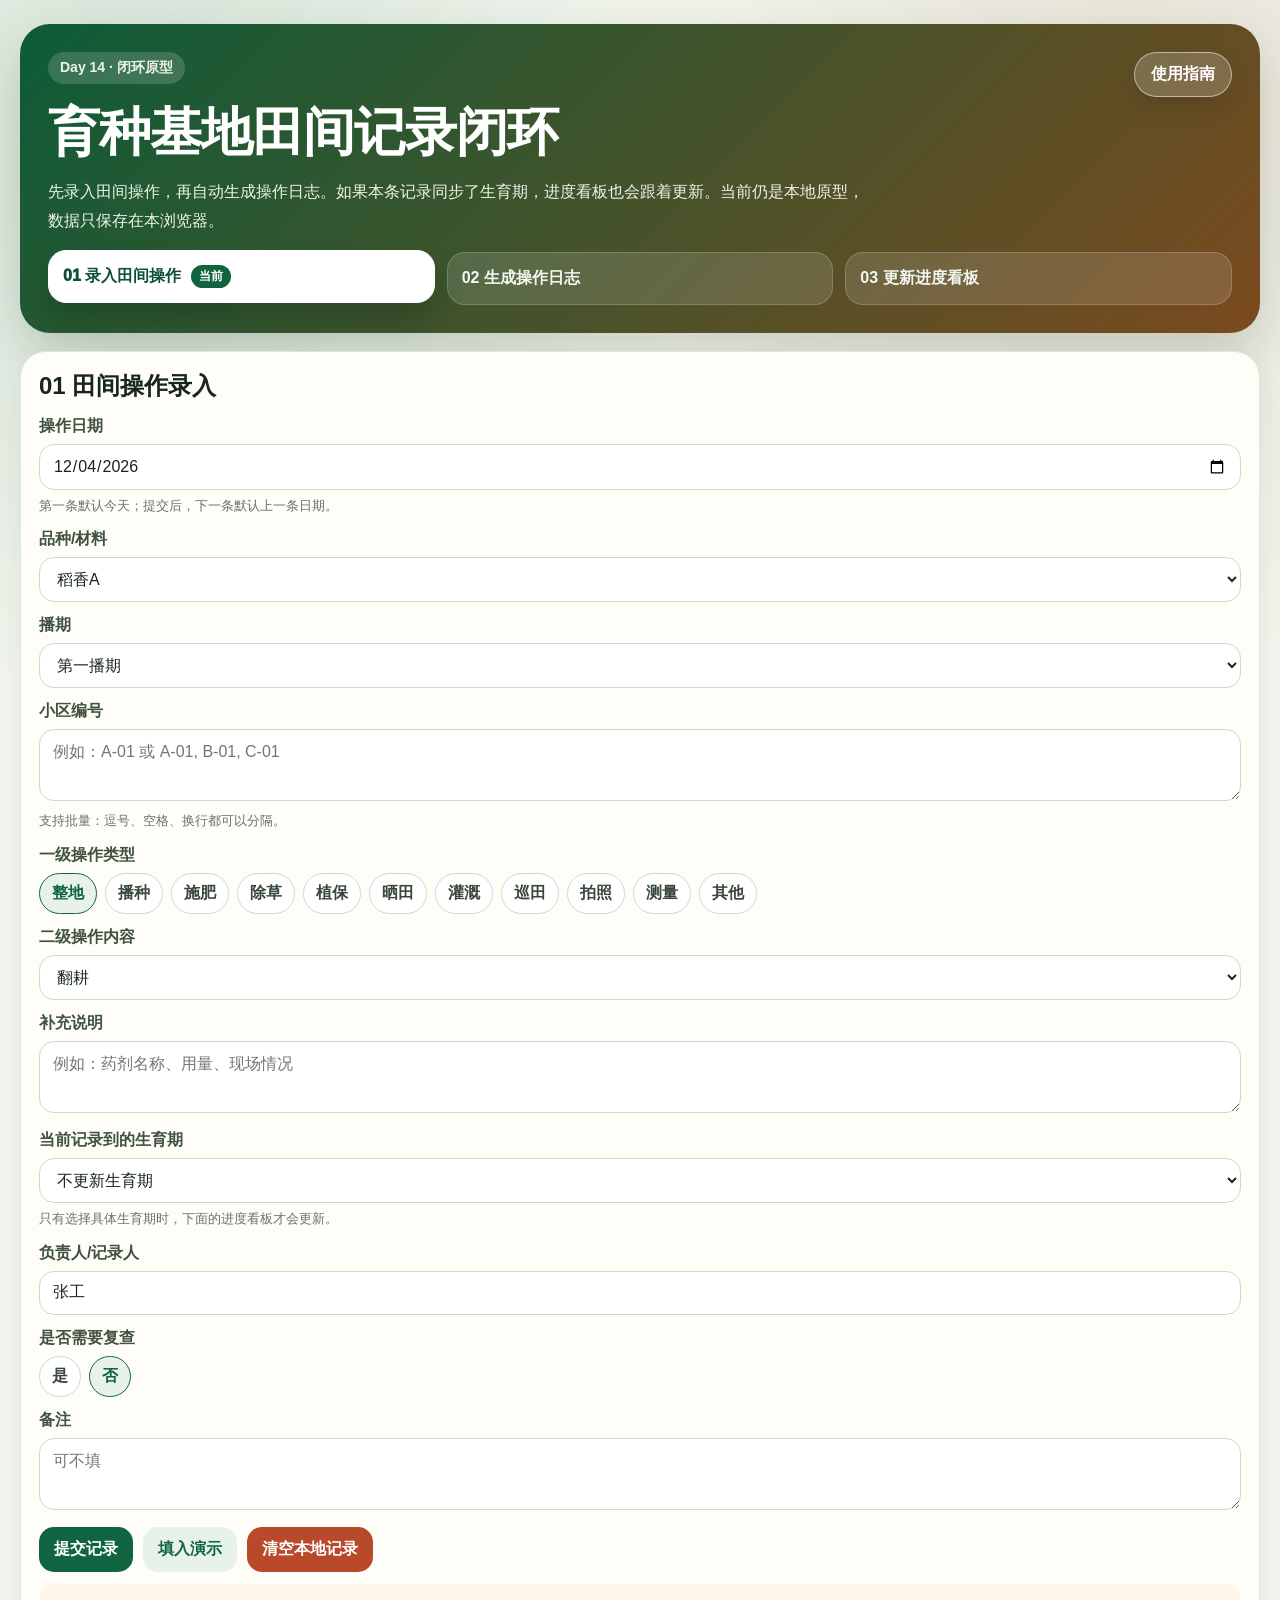
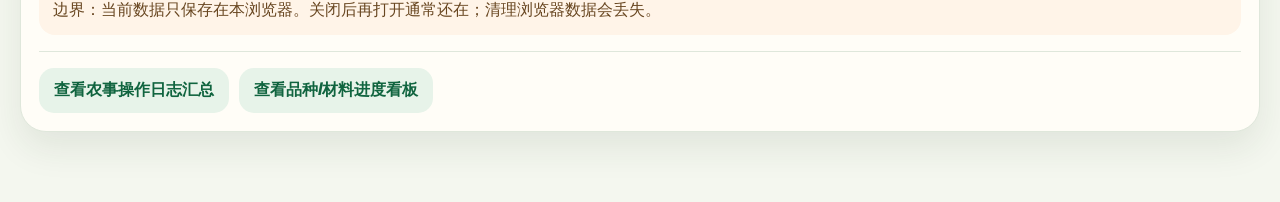
<file: demos/breeding.html>
<!doctype html>
<html lang="zh-CN">
<head>
  <meta charset="utf-8">
  <meta name="viewport" content="width=device-width, initial-scale=1">
  <title>Day 14 育种基地闭环原型</title>
  <style>
    :root {
      --green: #10643f;
      --green-soft: #e7f3e9;
      --soil: #895528;
      --soil-soft: #f4eadf;
      --dark: #17251b;
      --muted: #667466;
      --paper: #fffdf7;
      --line: #dfe7db;
      --warn: #b84a2a;
      --warn-soft: #fff4e8;
    }

    * { box-sizing: border-box; }

    body {
      margin: 0;
      font-family: -apple-system, BlinkMacSystemFont, "Segoe UI", "Microsoft YaHei", sans-serif;
      color: var(--dark);
      background:
        radial-gradient(circle at 12% 8%, rgba(16, 100, 63, .14), transparent 28%),
        radial-gradient(circle at 88% 6%, rgba(137, 85, 40, .13), transparent 28%),
        #f4f7ef;
    }

    main {
      width: min(1240px, calc(100% - 24px));
      margin: 0 auto;
      padding: 24px 0 70px;
    }

    .hero {
      padding: 28px;
      border-radius: 30px;
      color: white;
      background: linear-gradient(135deg, #0d5c38, #7b4a1e);
      box-shadow: 0 22px 48px rgba(35, 50, 30, .18);
    }

    .hero-top {
      display: flex;
      justify-content: space-between;
      gap: 16px;
      align-items: flex-start;
    }

    .guide-button {
      flex: 0 0 auto;
      border: 1px solid rgba(255, 255, 255, .5);
      border-radius: 999px;
      padding: 11px 16px;
      color: #ffffff;
      background: rgba(255, 255, 255, .18);
      cursor: pointer;
      font: inherit;
      font-weight: 1000;
      box-shadow: 0 10px 24px rgba(0, 0, 0, .12);
    }

    .eyebrow {
      display: inline-flex;
      margin-bottom: 14px;
      padding: 7px 12px;
      border-radius: 999px;
      background: rgba(255, 255, 255, .16);
      color: #edf4e7;
      font-size: 14px;
      font-weight: 900;
    }

    h1 {
      margin: 0 0 10px;
      font-size: clamp(30px, 7vw, 52px);
      letter-spacing: -1px;
    }

    .hero p {
      max-width: 820px;
      margin: 0;
      color: #edf4e7;
      line-height: 1.8;
    }

    .flow {
      display: grid;
      grid-template-columns: repeat(3, 1fr);
      gap: 12px;
      margin-top: 16px;
    }

    .flow button {
      padding: 14px;
      border: 1px solid rgba(255, 255, 255, .18);
      border-radius: 18px;
      background: rgba(255, 255, 255, .13);
      color: #f3f8ef;
      font-weight: 900;
      text-align: left;
      cursor: pointer;
    }

    .flow button.active {
      background: #ffffff;
      border-color: #ffffff;
      color: #0f4f34;
      font-weight: 1000;
      transform: translateY(-2px);
      box-shadow: 0 16px 30px rgba(0, 0, 0, .18);
    }

    .flow button.active::after {
      content: "当前";
      display: inline-flex;
      margin-left: 10px;
      padding: 3px 8px;
      border-radius: 999px;
      color: #ffffff;
      background: var(--green);
      font-size: 12px;
      vertical-align: middle;
    }

    .layout {
      margin-top: 18px;
    }

    .view {
      display: none;
    }

    .view.active {
      display: block;
    }

    .page-nav {
      display: flex;
      flex-wrap: wrap;
      gap: 10px;
      margin-top: 16px;
      padding-top: 16px;
      border-top: 1px solid var(--line);
    }

    .card {
      background: var(--paper);
      border: 1px solid var(--line);
      border-radius: 26px;
      padding: 18px;
      box-shadow: 0 16px 36px rgba(35, 50, 30, .09);
    }

    h2 {
      margin: 0 0 14px;
      font-size: 24px;
    }

    .field { margin-bottom: 13px; }

    label {
      display: block;
      margin-bottom: 7px;
      color: #405241;
      font-weight: 900;
    }

    input, select, textarea {
      width: 100%;
      padding: 12px 13px;
      border: 1px solid #ccd9ca;
      border-radius: 15px;
      color: var(--dark);
      background: white;
      font: inherit;
      outline: none;
    }

    textarea { min-height: 72px; resize: vertical; }

    input:focus, select:focus, textarea:focus {
      border-color: var(--green);
      box-shadow: 0 0 0 3px rgba(16, 100, 63, .12);
    }

    .hint {
      margin-top: 6px;
      color: var(--muted);
      font-size: 13px;
      line-height: 1.6;
    }

    .chips {
      display: flex;
      flex-wrap: wrap;
      gap: 8px;
    }

    .chip {
      border: 1px solid #ccd9ca;
      border-radius: 999px;
      padding: 9px 12px;
      color: #39483a;
      background: white;
      cursor: pointer;
      font-weight: 900;
    }

    .chip.active {
      border-color: var(--green);
      color: var(--green);
      background: var(--green-soft);
    }

    .actions {
      display: flex;
      flex-wrap: wrap;
      gap: 10px;
      margin-top: 12px;
    }

    button {
      border: 0;
      border-radius: 15px;
      padding: 12px 15px;
      color: white;
      background: var(--green);
      cursor: pointer;
      font: inherit;
      font-weight: 950;
    }

    button.secondary {
      color: var(--green);
      background: var(--green-soft);
    }

    button.danger { background: var(--warn); }

    .stats {
      display: grid;
      grid-template-columns: repeat(4, 1fr);
      gap: 10px;
      margin-bottom: 14px;
    }

    .stat {
      padding: 13px;
      border: 1px solid var(--line);
      border-radius: 18px;
      background: white;
    }

    .stat strong {
      display: block;
      color: var(--green);
      font-size: 28px;
    }

    .stat span {
      color: var(--muted);
      font-size: 13px;
    }

    .empty {
      padding: 22px;
      border: 1px dashed #bdcbbd;
      border-radius: 20px;
      color: var(--muted);
      background: #fbfcf7;
      line-height: 1.8;
    }

    .timeline {
      display: grid;
      gap: 10px;
      max-height: 420px;
      overflow: auto;
      padding-right: 4px;
    }

    .record {
      padding: 13px;
      border: 1px solid var(--line);
      border-radius: 18px;
      background: white;
    }

    .record strong { color: var(--green); }

    .record p {
      margin: 6px 0 0;
      color: var(--muted);
      line-height: 1.6;
    }

    details.record summary {
      cursor: pointer;
      list-style-position: inside;
    }

    details.record summary span {
      color: var(--muted);
      font-weight: 700;
    }

    table {
      width: 100%;
      border-collapse: separate;
      border-spacing: 0;
      overflow: hidden;
      border: 1px solid var(--line);
      border-radius: 20px;
      background: white;
    }

    th, td {
      padding: 13px;
      border-bottom: 1px solid var(--line);
      border-right: 1px solid var(--line);
      text-align: left;
      vertical-align: top;
    }

    tr:last-child th, tr:last-child td { border-bottom: 0; }
    th:last-child, td:last-child { border-right: 0; }

    thead th {
      color: #485747;
      background: #e8efe3;
    }

    td strong {
      display: block;
      margin-bottom: 6px;
      color: var(--green);
      font-size: 19px;
    }

    td span, td em {
      display: block;
      margin-top: 5px;
      color: var(--muted);
      font-style: normal;
      line-height: 1.5;
    }

    td em { color: var(--soil); font-weight: 900; }

    pre {
      max-height: 210px;
      overflow: auto;
      white-space: pre-wrap;
      word-break: break-word;
      margin: 12px 0 0;
      padding: 13px;
      border-radius: 18px;
      color: #243025;
      background: #eef4e9;
    }

    .notice {
      margin-top: 12px;
      padding: 12px 14px;
      border-radius: 16px;
      color: #684620;
      background: var(--warn-soft);
      line-height: 1.7;
    }

    .submit-status {
      display: none;
      margin-top: 12px;
      padding: 12px 14px;
      border-radius: 16px;
      color: #145235;
      background: #e4f5e9;
      border: 1px solid #b8dfc4;
      font-weight: 900;
      line-height: 1.7;
    }

    .submit-status.show {
      display: block;
    }

    .modal-backdrop {
      position: fixed;
      inset: 0;
      display: none;
      padding: 20px;
      background: rgba(16, 28, 19, .58);
      z-index: 20;
      overflow: auto;
    }

    .modal-backdrop.show {
      display: grid;
      place-items: center;
    }

    .guide-modal {
      width: min(780px, 100%);
      max-height: min(760px, calc(100vh - 40px));
      overflow: auto;
      padding: 24px;
      border-radius: 28px;
      background: var(--paper);
      color: var(--dark);
      box-shadow: 0 24px 70px rgba(0, 0, 0, .32);
    }

    .guide-modal h2 {
      margin-top: 0;
    }

    .guide-modal h3 {
      margin: 18px 0 8px;
    }

    .guide-modal ol,
    .guide-modal ul {
      line-height: 1.9;
      color: #445343;
      padding-left: 22px;
    }

    .guide-modal .close-row {
      display: flex;
      justify-content: flex-end;
      margin-top: 18px;
    }

    @media (max-width: 980px) {
      .flow { grid-template-columns: 1fr; }
      .stats { grid-template-columns: repeat(2, 1fr); }
      .hero-top { flex-direction: column; }
    }
  </style>
</head>
<body>
  <main>
    <section class="hero">
      <div class="hero-top">
        <div>
          <span class="eyebrow">Day 14 · 闭环原型</span>
          <h1>育种基地田间记录闭环</h1>
          <p>先录入田间操作，再自动生成操作日志。如果本条记录同步了生育期，进度看板也会跟着更新。当前仍是本地原型，数据只保存在本浏览器。</p>
        </div>
        <button class="guide-button" type="button" id="open-guide">使用指南</button>
      </div>
      <section class="flow">
        <button class="active" type="button" data-view-target="input-view">01 录入田间操作</button>
        <button type="button" data-view-target="log-view">02 生成操作日志</button>
        <button type="button" data-view-target="board-view">03 更新进度看板</button>
      </section>
    </section>

    <section class="layout">
      <section class="view active" id="input-view">
      <form class="card" id="field-form">
        <h2>01 田间操作录入</h2>

        <div class="field">
          <label for="operation-date">操作日期</label>
          <input id="operation-date" type="date" required>
          <div class="hint">第一条默认今天；提交后，下一条默认上一条日期。</div>
        </div>

        <div class="field">
          <label for="material-name">品种/材料</label>
          <select id="material-name" required>
            <option value="稻香A">稻香A</option>
            <option value="稻香B">稻香B</option>
            <option value="组合C">组合C</option>
            <option value="其他">其他</option>
          </select>
        </div>

        <div class="field" id="custom-material-field">
          <label for="custom-material">自定义品种/材料</label>
          <input id="custom-material" placeholder="例如：新品系-01 / 组合D">
        </div>

        <div class="field">
          <label for="sowing-batch">播期</label>
          <select id="sowing-batch" required>
            <option value="第一播期">第一播期</option>
            <option value="第二播期">第二播期</option>
            <option value="第三播期">第三播期</option>
            <option value="其他">其他</option>
          </select>
        </div>

        <div class="field" id="custom-batch-field">
          <label for="custom-batch">自定义播期</label>
          <input id="custom-batch" placeholder="例如：第四播期 / 早播批">
        </div>

        <div class="field">
          <label for="plot-ids">小区编号</label>
          <textarea id="plot-ids" required placeholder="例如：A-01 或 A-01, B-01, C-01"></textarea>
          <div class="hint">支持批量：逗号、空格、换行都可以分隔。</div>
        </div>

        <div class="field">
          <label>一级操作类型</label>
          <div class="chips" id="operation-type-chips">
            <button class="chip active" type="button" data-value="整地">整地</button>
            <button class="chip" type="button" data-value="播种">播种</button>
            <button class="chip" type="button" data-value="施肥">施肥</button>
            <button class="chip" type="button" data-value="除草">除草</button>
            <button class="chip" type="button" data-value="植保">植保</button>
            <button class="chip" type="button" data-value="晒田">晒田</button>
            <button class="chip" type="button" data-value="灌溉">灌溉</button>
            <button class="chip" type="button" data-value="巡田">巡田</button>
            <button class="chip" type="button" data-value="拍照">拍照</button>
            <button class="chip" type="button" data-value="测量">测量</button>
            <button class="chip" type="button" data-value="其他">其他</button>
          </div>
          <input id="operation-type" type="hidden" value="整地">
        </div>

        <div class="field">
          <label for="operation-subtype">二级操作内容</label>
          <select id="operation-subtype" required></select>
        </div>

        <div class="field" id="custom-subtype-field">
          <label for="custom-subtype">自定义二级内容</label>
          <input id="custom-subtype" placeholder="例如：人工拔杂 / 取样">
        </div>

        <div class="field">
          <label for="operation-detail">补充说明</label>
          <textarea id="operation-detail" placeholder="例如：药剂名称、用量、现场情况"></textarea>
        </div>

        <div class="field">
          <label for="growth-stage">当前记录到的生育期</label>
          <select id="growth-stage">
            <option value="">不更新生育期</option>
            <option value="播种">播种</option>
            <option value="出苗">出苗</option>
            <option value="分蘖">分蘖</option>
            <option value="拔节">拔节</option>
            <option value="孕穗">孕穗</option>
            <option value="抽穗">抽穗</option>
            <option value="灌浆">灌浆</option>
            <option value="成熟">成熟</option>
            <option value="收获">收获</option>
          </select>
          <div class="hint">只有选择具体生育期时，下面的进度看板才会更新。</div>
        </div>

        <div class="field">
          <label for="operator">负责人/记录人</label>
          <input id="operator" list="operator-options" required placeholder="例如：张工">
          <datalist id="operator-options">
            <option value="张工"></option>
            <option value="李工"></option>
            <option value="王工"></option>
          </datalist>
        </div>

        <div class="field">
          <label>是否需要复查</label>
          <div class="chips" id="follow-up-chips">
            <button class="chip" type="button" data-value="是">是</button>
            <button class="chip active" type="button" data-value="否">否</button>
          </div>
          <input id="need-follow-up" type="hidden" value="否">
        </div>

        <div class="field">
          <label for="note">备注</label>
          <textarea id="note" placeholder="可不填"></textarea>
        </div>

        <div class="actions">
          <button type="submit">提交记录</button>
          <button class="secondary" type="button" id="fill-demo">填入演示</button>
          <button class="danger" type="button" id="clear-records">清空本地记录</button>
        </div>
        <div class="submit-status" id="submit-status"></div>

        <div class="notice">边界：当前数据只保存在本浏览器。关闭后再打开通常还在；清理浏览器数据会丢失。</div>
        <div class="page-nav">
          <button class="secondary" type="button" data-view-target="log-view">查看农事操作日志汇总</button>
          <button class="secondary" type="button" data-view-target="board-view">查看品种/材料进度看板</button>
        </div>
      </form>
      </section>

      <section class="view" id="log-view">
        <section class="card">
          <h2>02 农事操作日志汇总</h2>
          <div class="stats">
            <div class="stat"><strong id="record-count">0</strong><span>记录数</span></div>
            <div class="stat"><strong id="plot-count">0</strong><span>小区数</span></div>
            <div class="stat"><strong id="stage-count">0</strong><span>生育期记录</span></div>
            <div class="stat"><strong id="follow-count">0</strong><span>需复查</span></div>
          </div>
          <div id="log-output"></div>
          <div class="actions">
            <button class="danger" type="button" id="delete-selected">删除选中记录</button>
            <button class="secondary" type="button" id="copy-csv">复制 CSV</button>
          </div>
          <pre id="csv-output">operation_id,operation_date,material_name,sowing_batch,plot_id,operation_type,operation_detail,growth_stage,operator,need_follow_up,note</pre>
          <div class="page-nav">
            <button class="secondary" type="button" data-view-target="input-view">返回录入表单</button>
            <button class="secondary" type="button" data-view-target="board-view">查看进度看板</button>
          </div>
        </section>
      </section>

      <section class="view" id="board-view">
        <section class="card">
          <h2>03 品种/材料 × 播期 × 小区进度看板</h2>
          <div id="stage-board"></div>
          <div class="page-nav">
            <button class="secondary" type="button" data-view-target="input-view">返回录入表单</button>
            <button class="secondary" type="button" data-view-target="log-view">查看日志汇总</button>
          </div>
        </section>
      </section>
    </section>
  </main>

  <section class="modal-backdrop" id="guide-modal" aria-hidden="true">
    <article class="guide-modal">
      <h2>使用指南</h2>
      <p>这个页面是一个本地闭环原型：先录入田间操作，再查看日志汇总和进度看板。数据暂时只保存在当前浏览器。</p>

      <h3>一、录入田间操作</h3>
      <ol>
        <li>先填写操作日期、品种/材料、播期和小区编号。</li>
        <li>小区编号支持批量填写，例如：<code>A-01, A-02, A-03</code>。</li>
        <li>选择一级操作类型，例如整地、播种、施肥、植保、晒田、灌溉。</li>
        <li>再选择二级操作内容，例如破口药、齐穗药、复水、上水等。</li>
        <li>如果这条记录代表生育期变化，就选择“当前记录到的生育期”；如果只是施肥、打药、上水等操作，可以保持不更新。</li>
        <li>点击“提交记录”。提交成功后，表单下方会显示已提交提示。</li>
      </ol>

      <h3>二、查看农事操作日志</h3>
      <ul>
        <li>点击顶部“02 生成操作日志”，或表单底部“查看农事操作日志汇总”。</li>
        <li>这里会按时间显示已经录入的操作。</li>
        <li>如果录错了，可以勾选记录，再点击“删除选中记录”。删除后日志和进度看板都会重新计算。</li>
        <li>可以点击“复制 CSV”，把本地记录复制出去。</li>
      </ul>

      <h3>三、查看进度看板</h3>
      <ul>
        <li>点击顶部“03 更新进度看板”。</li>
        <li>看板按“品种/材料 + 播期 + 小区”展示当前生育期，不会把多个小区压成一个结果。</li>
        <li>下方“单小区操作履历”可以查看某个小区从开始到现在做过哪些操作。</li>
      </ul>

      <h3>四、当前原型边界</h3>
      <ul>
        <li>数据只存在当前浏览器本地，不会自动上传到服务器。</li>
        <li>换电脑、换浏览器或清理浏览器数据后，记录可能看不到。</li>
        <li>如果以后要多人共同使用，需要增加后台服务器和数据库。</li>
      </ul>

      <div class="close-row">
        <button type="button" id="close-guide">关闭指南</button>
      </div>
    </article>
  </section>

  <script>
    const STORAGE_KEY = "day14_closed_loop_records";
    const DEFAULTS_KEY = "day14_closed_loop_defaults";
    const CUSTOM_MATERIALS_KEY = "day14_closed_loop_custom_materials";
    const BASE_MATERIALS = ["稻香A", "稻香B", "组合C"];
    const OPERATION_SUBTYPES = {
      "整地": ["翻耕", "筑埂", "上水", "耖田", "搅浆平杠", "其他"],
      "播种": ["无人机飞播", "机插秧", "人工插秧", "补秧", "其他"],
      "施肥": ["底肥", "分蘖肥", "穗肥", "追肥", "叶面肥", "其他"],
      "除草": ["封闭除草", "茎叶除草", "补打除草", "人工除草", "其他"],
      "植保": ["分蘖药", "封行药", "破口药", "齐穗药", "其他"],
      "晒田": ["晒田", "复水", "其他"],
      "灌溉": ["上水", "排水", "其他"],
      "巡田": ["苗情观察", "分蘖观察", "拔节观察", "孕穗观察", "抽穗观察", "成熟观察", "其他"],
      "拍照": ["生育期照片", "病虫害照片", "株型照片", "异常照片", "其他"],
      "测量": ["株高", "分蘖数", "剑叶角度", "穗长", "其他"],
      "其他": ["其他"],
    };

    const BATCH_ORDER = {"第一播期": 1, "第二播期": 2, "第三播期": 3};
    const form = document.querySelector("#field-form");
    const logOutput = document.querySelector("#log-output");
    const stageBoard = document.querySelector("#stage-board");
    const csvOutput = document.querySelector("#csv-output");
    const submitStatus = document.querySelector("#submit-status");
    const guideModal = document.querySelector("#guide-modal");

    const fields = {
      date: document.querySelector("#operation-date"),
      material: document.querySelector("#material-name"),
      customMaterial: document.querySelector("#custom-material"),
      customMaterialField: document.querySelector("#custom-material-field"),
      batch: document.querySelector("#sowing-batch"),
      customBatch: document.querySelector("#custom-batch"),
      customBatchField: document.querySelector("#custom-batch-field"),
      plots: document.querySelector("#plot-ids"),
      type: document.querySelector("#operation-type"),
      subtype: document.querySelector("#operation-subtype"),
      customSubtype: document.querySelector("#custom-subtype"),
      customSubtypeField: document.querySelector("#custom-subtype-field"),
      detail: document.querySelector("#operation-detail"),
      stage: document.querySelector("#growth-stage"),
      operator: document.querySelector("#operator"),
      followUp: document.querySelector("#need-follow-up"),
      note: document.querySelector("#note"),
    };

    let records = loadRecords();

    function todayString() {
      const now = new Date();
      return `${now.getFullYear()}-${String(now.getMonth() + 1).padStart(2, "0")}-${String(now.getDate()).padStart(2, "0")}`;
    }

    function loadRecords() {
      try { return JSON.parse(localStorage.getItem(STORAGE_KEY)) || []; }
      catch { return []; }
    }

    function saveRecords() {
      localStorage.setItem(STORAGE_KEY, JSON.stringify(records));
    }

    function loadDefaults() {
      try { return JSON.parse(localStorage.getItem(DEFAULTS_KEY)) || {}; }
      catch { return {}; }
    }

    function saveDefaults(defaults) {
      localStorage.setItem(DEFAULTS_KEY, JSON.stringify(defaults));
    }

    function loadCustomMaterials() {
      try { return JSON.parse(localStorage.getItem(CUSTOM_MATERIALS_KEY)) || []; }
      catch { return []; }
    }

    function saveCustomMaterials(materials) {
      localStorage.setItem(CUSTOM_MATERIALS_KEY, JSON.stringify(materials));
    }

    function rememberMaterial(material) {
      const safeMaterial = material.trim();
      if (!safeMaterial || BASE_MATERIALS.includes(safeMaterial)) return;
      const existingMaterials = loadCustomMaterials().filter((item) => item !== safeMaterial);
      saveCustomMaterials([safeMaterial, ...existingMaterials]);
    }

    function renderMaterialOptions(preferredMaterial = "") {
      const customMaterials = loadCustomMaterials();
      const materialOptions = [
        ...customMaterials,
        ...BASE_MATERIALS.filter((item) => !customMaterials.includes(item)),
        "其他",
      ];
      fields.material.innerHTML = "";
      materialOptions.forEach((option) => fields.material.add(new Option(option, option)));
      fields.material.value = materialOptions.includes(preferredMaterial)
        ? preferredMaterial
        : materialOptions[0];
    }

    function applyDefaults() {
      const defaults = loadDefaults();
      fields.date.value = defaults.date || todayString();
      renderMaterialOptions(defaults.material || loadCustomMaterials()[0] || "稻香A");
      fields.customMaterial.value = "";
      fields.batch.value = defaults.batch || "第一播期";
      fields.customBatch.value = defaults.customBatch || "";
      fields.operator.value = defaults.operator || "张工";
      setChipValue("operation-type-chips", "operation-type", defaults.type || "整地");
      refreshSubtypeOptions(defaults.subtype || "");
      fields.customSubtype.value = defaults.customSubtype || "";
      setChipValue("follow-up-chips", "need-follow-up", defaults.followUp || "否");
      fields.stage.value = defaults.stage || "";
      fields.plots.value = "";
      fields.detail.value = "";
      fields.note.value = "";
      updateCustomFields();
    }

    function setChipValue(groupId, inputId, value) {
      const group = document.querySelector(`#${groupId}`);
      const input = document.querySelector(`#${inputId}`);
      input.value = value;
      group.querySelectorAll(".chip").forEach((chip) => {
        chip.classList.toggle("active", chip.dataset.value === value);
      });
    }

    function refreshSubtypeOptions(preferredValue = "") {
      const options = OPERATION_SUBTYPES[fields.type.value] || ["其他"];
      fields.subtype.innerHTML = options.map((option) => `<option value="${option}">${option}</option>`).join("");
      fields.subtype.value = options.includes(preferredValue) ? preferredValue : options[0];
      updateCustomFields();
    }

    function updateCustomFields() {
      fields.customMaterialField.style.display = fields.material.value === "其他" ? "block" : "none";
      fields.customBatchField.style.display = fields.batch.value === "其他" ? "block" : "none";
      fields.customSubtypeField.style.display = fields.subtype.value === "其他" ? "block" : "none";
    }

    function splitPlots(value) {
      return value.split(/[\s,，、;；]+/).map((item) => item.trim()).filter(Boolean);
    }

    function resolvedMaterialName() {
      return fields.material.value === "其他" ? fields.customMaterial.value.trim() : fields.material.value;
    }

    function resolvedSowingBatch() {
      return fields.batch.value === "其他" ? fields.customBatch.value.trim() : fields.batch.value;
    }

    function resolvedOperationDetail() {
      const subtype = fields.subtype.value === "其他"
        ? fields.customSubtype.value.trim()
        : fields.subtype.value;
      const safeSubtype = subtype || "其他";
      const extra = fields.detail.value.trim();
      return extra ? `${safeSubtype}；${extra}` : safeSubtype;
    }

    function makeOperationId(date, index) {
      const stamp = date.replaceAll("-", "");
      const serial = String(records.length + index + 1).padStart(3, "0");
      return `LOOP${stamp}${serial}`;
    }

    function duplicateKey(record) {
      return [
        record.operation_date,
        record.material_name,
        record.sowing_batch,
        record.plot_id,
        record.operation_type,
        record.operation_detail,
        record.operator,
      ].join("||");
    }

    function findDuplicates(newRecords) {
      const existingKeys = new Set(records.map(duplicateKey));
      return newRecords.filter((record) => existingKeys.has(duplicateKey(record)));
    }

    function csvEscape(value) {
      const text = String(value ?? "");
      if (/[",\n]/.test(text)) return `"${text.replaceAll('"', '""')}"`;
      return text;
    }

    function toCsv() {
      const header = ["operation_id", "operation_date", "material_name", "sowing_batch", "plot_id", "operation_type", "operation_detail", "growth_stage", "operator", "need_follow_up", "note"];
      const rows = records.map((record) => header.map((key) => csvEscape(record[key])).join(","));
      return [header.join(","), ...rows].join("\n");
    }

    function sortedRecords() {
      return records.slice().sort((a, b) => {
        return a.operation_date.localeCompare(b.operation_date)
          || a.material_name.localeCompare(b.material_name)
          || a.sowing_batch.localeCompare(b.sowing_batch)
          || a.plot_id.localeCompare(b.plot_id);
      });
    }

    function latestStageRecords() {
      const latest = new Map();
      for (const record of records) {
        if (!record.growth_stage) continue;
        const key = `${record.material_name}||${record.sowing_batch}||${record.plot_id}`;
        const existing = latest.get(key);
        if (!existing || record.operation_date >= existing.operation_date) {
          latest.set(key, record);
        }
      }
      return Array.from(latest.values());
    }

    function groupedPlotHistories() {
      const groups = new Map();
      for (const record of sortedRecords()) {
        const key = `${record.material_name}||${record.sowing_batch}||${record.plot_id}`;
        if (!groups.has(key)) groups.set(key, []);
        groups.get(key).push(record);
      }
      return Array.from(groups.entries()).map(([key, group]) => {
        const [material, batch, plot] = key.split("||");
        return {material, batch, plot, group};
      });
    }

    function renderStats() {
      document.querySelector("#record-count").textContent = records.length;
      document.querySelector("#plot-count").textContent = new Set(records.map((record) => record.plot_id)).size;
      document.querySelector("#stage-count").textContent = records.filter((record) => record.growth_stage).length;
      document.querySelector("#follow-count").textContent = records.filter((record) => record.need_follow_up === "是").length;
    }

    function renderLog() {
      if (records.length === 0) {
        logOutput.innerHTML = `<div class="empty">暂无操作日志。先在左侧提交一条田间操作记录，这里会自动生成按时间排序的记录。</div>`;
        return;
      }
      logOutput.innerHTML = `<div class="timeline">${
        sortedRecords().slice().reverse().map((record) => `
          <article class="record">
            <label style="display:flex;gap:10px;align-items:flex-start;margin:0;">
              <input type="checkbox" class="delete-record-checkbox" value="${record.operation_id}" style="width:auto;margin-top:4px;">
              <span>
                <strong>${record.operation_date}｜${record.material_name}｜${record.sowing_batch}｜${record.plot_id}</strong>
              </span>
            </label>
            <p>${record.operation_type}：${record.operation_detail}</p>
            <p>生育期：${record.growth_stage || "未更新"}｜负责人：${record.operator}｜复查：${record.need_follow_up}｜备注：${record.note || "无"}</p>
          </article>
        `).join("")
      }</div>`;
    }

    function renderStageBoard() {
      const stageRecords = latestStageRecords();
      if (records.length === 0) {
        stageBoard.innerHTML = `<div class="empty">暂无进度看板。先录入田间操作记录；如果记录里选择了“当前记录到的生育期”，这里会生成进度表和单小区操作履历。</div>`;
        return;
      }

      const stageRows = stageRecords.length === 0
        ? `<div class="empty">已有操作日志，但还没有任何记录同步生育期。比如录入“巡田 → 抽穗观察”并选择生育期“抽穗”后，这里才会出现进度。</div>`
        : `<table>
          <thead>
            <tr>
              <th>品种/材料</th>
              <th>播期</th>
              <th>小区</th>
              <th>当前生育期</th>
              <th>最近更新</th>
              <th>来源操作</th>
            </tr>
          </thead>
          <tbody>
            ${stageRecords
              .sort((a, b) => a.material_name.localeCompare(b.material_name)
                || (BATCH_ORDER[a.sowing_batch] || 99) - (BATCH_ORDER[b.sowing_batch] || 99)
                || a.sowing_batch.localeCompare(b.sowing_batch)
                || a.plot_id.localeCompare(b.plot_id))
              .map((record) => `<tr>
                <td>${record.material_name}</td>
                <td>${record.sowing_batch}</td>
                <td>${record.plot_id}</td>
                <td><strong>${record.growth_stage}</strong></td>
                <td>${record.operation_date}</td>
                <td>${record.operation_type}：${record.operation_detail}</td>
              </tr>`).join("")}
          </tbody>
        </table>`;

      const histories = groupedPlotHistories().map(({material, batch, plot, group}) => `
        <details class="record">
          <summary><strong>${material}｜${batch}｜${plot}</strong> <span>共 ${group.length} 条操作</span></summary>
          ${group.map((record) => `
            <p>${record.operation_date}｜${record.operation_type}：${record.operation_detail}｜生育期：${record.growth_stage || "未更新"}｜负责人：${record.operator}</p>
          `).join("")}
        </details>
      `).join("");

      stageBoard.innerHTML = `
        <h3>当前生育期进度（按小区）</h3>
        ${stageRows}
        <h3 style="margin-top:18px;">单小区操作履历</h3>
        <div class="timeline">${histories}</div>
      `;
    }

    function render() {
      renderStats();
      renderLog();
      renderStageBoard();
      csvOutput.textContent = toCsv();
    }

    function showSubmitStatus(newRecords) {
      const stageText = newRecords.some((record) => record.growth_stage)
        ? "已同步更新进度看板。"
        : "本次未更新生育期，进度看板不变。";
      submitStatus.textContent = `已提交 ${newRecords.length} 条记录。${stageText}`;
      submitStatus.classList.add("show");
    }

    function deleteSelectedRecords() {
      const selectedIds = Array.from(document.querySelectorAll(".delete-record-checkbox:checked"))
        .map((checkbox) => checkbox.value);
      if (selectedIds.length === 0) {
        alert("请先勾选要删除的记录。");
        return;
      }
      if (!confirm(`确定删除选中的 ${selectedIds.length} 条记录吗？删除后日志和进度看板都会重新计算。`)) {
        return;
      }
      const selectedSet = new Set(selectedIds);
      records = records.filter((record) => !selectedSet.has(record.operation_id));
      saveRecords();
      render();
      alert(`已删除 ${selectedIds.length} 条记录。`);
    }

    function showView(viewId) {
      document.querySelectorAll(".view").forEach((view) => {
        view.classList.toggle("active", view.id === viewId);
      });
      document.querySelectorAll("[data-view-target]").forEach((button) => {
        button.classList.toggle("active", button.dataset.viewTarget === viewId);
      });
      window.scrollTo({top: 0, behavior: "smooth"});
    }

    document.querySelectorAll(".chips").forEach((group) => {
      group.addEventListener("click", (event) => {
        const chip = event.target.closest(".chip");
        if (!chip) return;
        const inputId = group.id === "operation-type-chips" ? "operation-type" : "need-follow-up";
        setChipValue(group.id, inputId, chip.dataset.value);
        if (group.id === "operation-type-chips") refreshSubtypeOptions();
      });
    });

    fields.material.addEventListener("change", updateCustomFields);
    fields.batch.addEventListener("change", updateCustomFields);
    fields.subtype.addEventListener("change", updateCustomFields);

    document.querySelectorAll("[data-view-target]").forEach((button) => {
      button.addEventListener("click", () => showView(button.dataset.viewTarget));
    });

    document.querySelector("#delete-selected").addEventListener("click", deleteSelectedRecords);

    document.querySelector("#open-guide").addEventListener("click", () => {
      guideModal.classList.add("show");
      guideModal.setAttribute("aria-hidden", "false");
    });

    document.querySelector("#close-guide").addEventListener("click", () => {
      guideModal.classList.remove("show");
      guideModal.setAttribute("aria-hidden", "true");
    });

    guideModal.addEventListener("click", (event) => {
      if (event.target === guideModal) {
        guideModal.classList.remove("show");
        guideModal.setAttribute("aria-hidden", "true");
      }
    });

    form.addEventListener("submit", (event) => {
      event.preventDefault();
      const material = resolvedMaterialName();
      const batch = resolvedSowingBatch();
      if (!material) {
        alert("请填写品种/材料。");
        return;
      }
      if (!batch) {
        alert("请填写播期。");
        return;
      }
      const plots = splitPlots(fields.plots.value);
      if (plots.length === 0) {
        alert("请至少填写一个小区编号。");
        return;
      }

      const newRecords = plots.map((plotId, index) => ({
        operation_id: makeOperationId(fields.date.value, index),
        operation_date: fields.date.value,
        material_name: material,
        sowing_batch: batch,
        plot_id: plotId,
        operation_type: fields.type.value,
        operation_detail: resolvedOperationDetail(),
        growth_stage: fields.stage.value,
        operator: fields.operator.value.trim(),
        need_follow_up: fields.followUp.value,
        note: fields.note.value.trim(),
      }));

      const duplicates = findDuplicates(newRecords);
      if (duplicates.length > 0) {
        const preview = duplicates.slice(0, 5).map((record) => `${record.operation_date}｜${record.material_name}｜${record.sowing_batch}｜${record.plot_id}｜${record.operation_type}｜${record.operation_detail}`).join("\n");
        if (!confirm(`发现 ${duplicates.length} 条疑似重复记录：\n\n${preview}\n\n是否仍然保存？`)) return;
      }

      records = [...records, ...newRecords];
      saveRecords();
      rememberMaterial(material);
      saveDefaults({
        date: fields.date.value,
        material,
        customMaterial: "",
        batch: fields.batch.value,
        customBatch: fields.customBatch.value.trim(),
        type: fields.type.value,
        subtype: fields.subtype.value,
        customSubtype: fields.customSubtype.value.trim(),
        stage: fields.stage.value,
        operator: fields.operator.value.trim(),
        followUp: fields.followUp.value,
      });
      applyDefaults();
      render();
      showSubmitStatus(newRecords);
    });

    document.querySelector("#fill-demo").addEventListener("click", () => {
      fields.date.value = fields.date.value || todayString();
      fields.material.value = "稻香A";
      fields.batch.value = "第一播期";
      fields.plots.value = "A-01, B-01";
      setChipValue("operation-type-chips", "operation-type", "巡田");
      refreshSubtypeOptions("抽穗观察");
      fields.detail.value = "记录抽穗整齐度";
      fields.stage.value = "抽穗";
      fields.operator.value = fields.operator.value || "张工";
      setChipValue("follow-up-chips", "need-follow-up", "是");
      fields.note.value = "三天后复查";
      updateCustomFields();
      render();
    });

    document.querySelector("#clear-records").addEventListener("click", () => {
      if (!confirm("确定清空本地记录吗？")) return;
      records = [];
      localStorage.removeItem(STORAGE_KEY);
      render();
    });

    document.querySelector("#copy-csv").addEventListener("click", async () => {
      try {
        await navigator.clipboard.writeText(toCsv());
        alert("CSV 已复制。");
      } catch {
        alert("浏览器不允许自动复制，请手动选中下方 CSV 内容复制。");
      }
    });

    applyDefaults();
    render();
  </script>
</body>
</html>
</file>
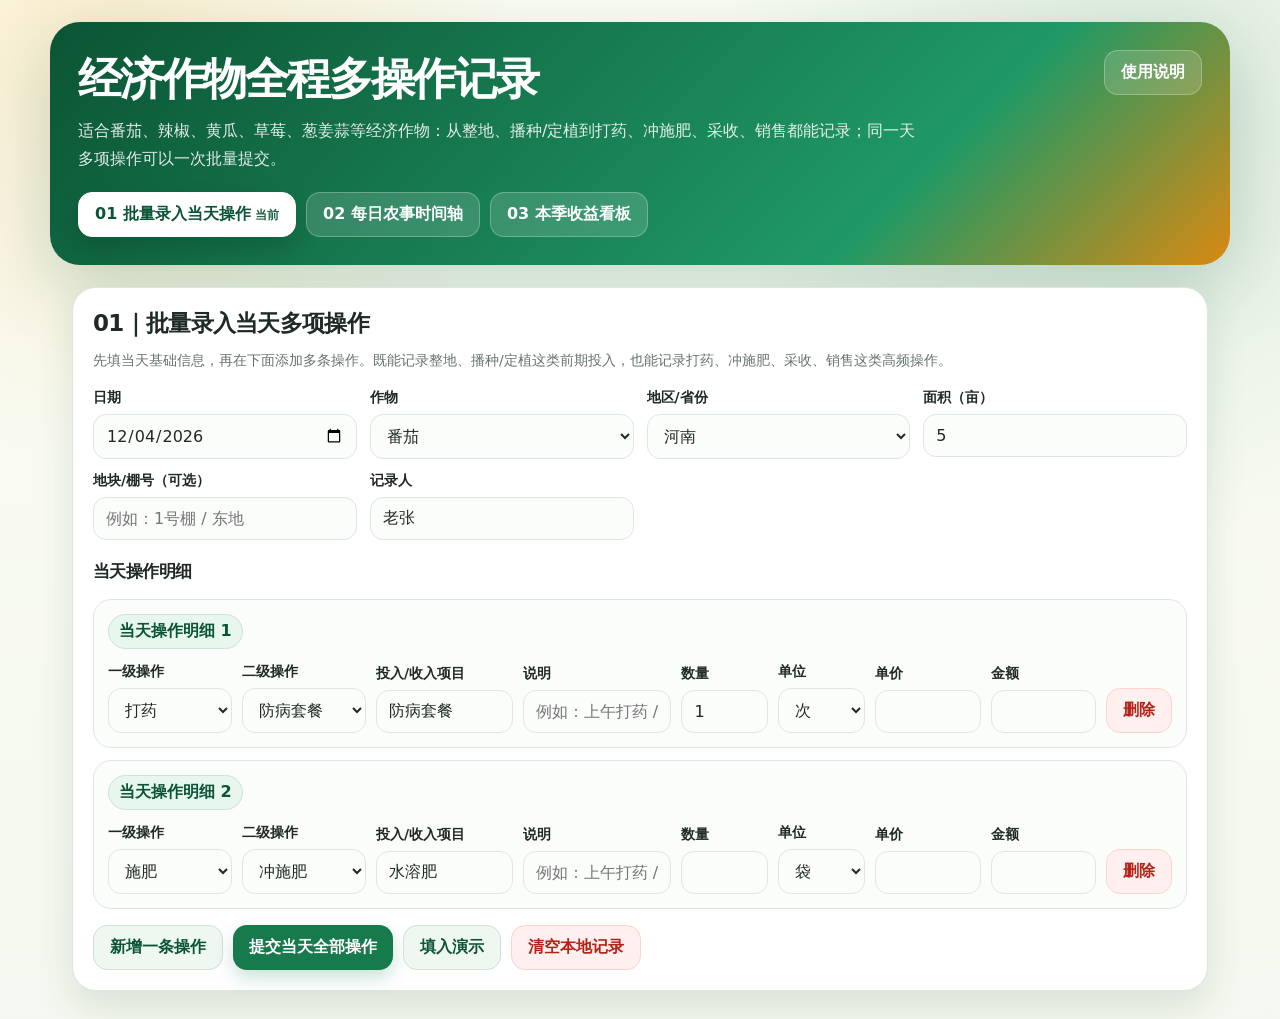
<file: demos/economic-account.html>
<!doctype html>
<html lang="zh-CN">
<head>
  <meta charset="utf-8">
  <meta name="viewport" content="width=device-width, initial-scale=1">
  <title>Day 16 经济作物一天多操作批量记录</title>
  <style>
    :root {
      --green: #177a4d;
      --green-dark: #0b5435;
      --mint: #e8f7ee;
      --orange: #f59e0b;
      --orange-soft: #fff7e6;
      --bg: #f5f8f0;
      --card: #ffffff;
      --line: #dce8df;
      --text: #1f2a24;
      --muted: #66736d;
      --red: #b42318;
      --shadow: 0 16px 38px rgba(18, 68, 44, 0.12);
    }

    * { box-sizing: border-box; }

    body {
      margin: 0;
      font-family: "Microsoft YaHei", "PingFang SC", system-ui, sans-serif;
      color: var(--text);
      background:
        radial-gradient(circle at 8% 4%, rgba(245, 158, 11, 0.16), transparent 28%),
        radial-gradient(circle at 90% 10%, rgba(23, 122, 77, 0.14), transparent 30%),
        linear-gradient(180deg, #fbfdf4 0%, var(--bg) 100%);
    }

    header {
      padding: 22px;
      color: #fff;
    }

    .hero {
      max-width: 1180px;
      margin: 0 auto;
      padding: 28px;
      border-radius: 30px;
      background: linear-gradient(135deg, #0b5435, #209966 72%, #d98912);
      box-shadow: 0 24px 70px rgba(15, 97, 61, 0.22);
    }

    .hero-top {
      display: flex;
      justify-content: space-between;
      gap: 18px;
      align-items: flex-start;
    }

    h1 {
      margin: 0 0 8px;
      font-size: clamp(28px, 4vw, 44px);
      letter-spacing: -0.05em;
    }

    .hero p {
      margin: 0;
      max-width: 850px;
      line-height: 1.78;
      color: rgba(255,255,255,0.88);
    }

    main {
      max-width: 1180px;
      margin: 0 auto;
      padding: 0 22px 28px;
    }

    .topbar {
      display: flex;
      justify-content: space-between;
      align-items: center;
      gap: 14px;
      margin-top: 18px;
    }

    .nav-tabs {
      display: flex;
      flex-wrap: wrap;
      gap: 10px;
    }

    button {
      border: 0;
      border-radius: 14px;
      padding: 11px 16px;
      font: inherit;
      font-weight: 800;
      cursor: pointer;
      background: var(--green);
      color: #fff;
      box-shadow: 0 8px 18px rgba(23, 122, 77, 0.22);
    }

    button.secondary {
      background: #eef7f0;
      color: var(--green-dark);
      border: 1px solid #cfe2d6;
      box-shadow: none;
    }

    button.danger {
      background: #fff0ef;
      color: var(--red);
      border: 1px solid #ffd2cc;
      box-shadow: none;
    }

    .guide-button,
    .nav-tabs button {
      background: rgba(255,255,255,0.15);
      color: #fff;
      border: 1px solid rgba(255,255,255,0.26);
      box-shadow: none;
    }

    .nav-tabs button.active {
      background: #fff;
      color: var(--green-dark);
      border-color: #fff;
      box-shadow: 0 12px 26px rgba(0,0,0,0.15);
    }

    .nav-tabs button.active::after {
      content: " 当前";
      font-size: 12px;
      opacity: 0.9;
    }

    .view { display: none; }
    .view.active { display: block; }

    .card {
      background: var(--card);
      border: 1px solid var(--line);
      border-radius: 24px;
      padding: 20px;
      box-shadow: var(--shadow);
    }

    h2, h3 {
      margin: 0 0 14px;
      letter-spacing: -0.03em;
    }

    h2 { font-size: 23px; }
    h3 { font-size: 17px; }

    .hint {
      margin: -4px 0 16px;
      color: var(--muted);
      line-height: 1.7;
      font-size: 14px;
    }

    .form-grid {
      display: grid;
      grid-template-columns: repeat(4, minmax(150px, 1fr));
      gap: 13px;
    }

    .field.full { grid-column: 1 / -1; }

    label {
      display: block;
      margin-bottom: 7px;
      font-weight: 800;
      font-size: 14px;
    }

    input, select, textarea {
      width: 100%;
      border: 1px solid var(--line);
      border-radius: 13px;
      padding: 11px 12px;
      font: inherit;
      background: #fbfdfb;
      color: var(--text);
      outline: none;
    }

    input:focus, select:focus, textarea:focus {
      border-color: var(--green);
      box-shadow: 0 0 0 4px rgba(23, 122, 77, 0.12);
    }

    textarea {
      min-height: 72px;
      resize: vertical;
    }

    .batch-list {
      display: grid;
      gap: 12px;
      margin-top: 16px;
    }

    .operation-row {
      display: grid;
      grid-template-columns: 1fr 1fr 1.1fr 1.2fr 0.7fr 0.7fr 0.85fr 0.85fr auto;
      gap: 10px;
      align-items: end;
      padding: 14px;
      border: 1px solid var(--line);
      border-radius: 18px;
      background: #fbfdfb;
    }

    .operation-row-title {
      grid-column: 1 / -1;
      display: flex;
      align-items: center;
      justify-content: space-between;
      gap: 10px;
      padding-bottom: 4px;
      color: var(--green-dark);
      font-size: 16px;
      font-weight: 900;
    }

    .operation-row-title span {
      display: inline-flex;
      align-items: center;
      gap: 6px;
      padding: 6px 10px;
      border-radius: 999px;
      background: var(--mint);
      border: 1px solid #cfe2d6;
    }

    .actions {
      display: flex;
      flex-wrap: wrap;
      gap: 10px;
      margin-top: 16px;
    }

    .notice {
      display: none;
      margin-top: 14px;
      padding: 12px 14px;
      border-radius: 14px;
      background: var(--mint);
      color: var(--green-dark);
      line-height: 1.65;
      font-weight: 800;
    }

    .notice.show { display: block; }

    .summary-grid {
      display: grid;
      grid-template-columns: repeat(4, minmax(150px, 1fr));
      gap: 12px;
      margin-bottom: 18px;
    }

    .metric {
      padding: 16px;
      border-radius: 18px;
      border: 1px solid var(--line);
      background: linear-gradient(180deg, #fff, #f7fbf8);
    }

    .metric small {
      display: block;
      color: var(--muted);
      margin-bottom: 7px;
    }

    .metric strong {
      font-size: 24px;
      color: var(--green-dark);
    }

    .negative strong { color: var(--red); }

    .category-tools {
      display: flex;
      justify-content: space-between;
      align-items: center;
      gap: 14px;
      margin: 4px 0 12px;
      padding: 12px 14px;
      border: 1px solid var(--line);
      border-radius: 16px;
      background: #fbfdfb;
    }

    .category-tools label {
      margin: 0;
      color: var(--green-dark);
    }

    .category-tools select {
      max-width: 220px;
      background: #fff;
    }

    .timeline {
      display: grid;
      gap: 14px;
    }

    .day-card {
      border: 1px solid var(--line);
      border-radius: 20px;
      background: #fff;
      padding: 15px;
    }

    .day-card h3 {
      display: flex;
      justify-content: space-between;
      gap: 12px;
      align-items: center;
      color: var(--green-dark);
    }

    .op-list {
      display: grid;
      gap: 8px;
    }

    .op-line {
      display: flex;
      justify-content: space-between;
      gap: 12px;
      align-items: flex-start;
      padding: 10px 12px;
      border-radius: 13px;
      background: #f7faf6;
      color: var(--muted);
      line-height: 1.55;
    }

    .op-line-content {
      flex: 1;
      min-width: 0;
    }

    .delete-record {
      flex: 0 0 auto;
      padding: 7px 10px;
      border-radius: 10px;
      font-size: 13px;
      color: var(--red);
      background: #fff0ef;
      border: 1px solid #ffd2cc;
      box-shadow: none;
    }

    .pill {
      display: inline-flex;
      padding: 4px 9px;
      border-radius: 999px;
      background: var(--orange-soft);
      color: #8a5a00;
      font-size: 12px;
      font-weight: 900;
      margin-left: 6px;
    }

    .empty {
      border: 1px dashed #b8c9c0;
      background: #fbfdfb;
      color: var(--muted);
      border-radius: 18px;
      padding: 18px;
      line-height: 1.7;
    }

    table {
      width: 100%;
      border-collapse: collapse;
      border: 1px solid var(--line);
      border-radius: 16px;
      overflow: hidden;
      background: #fff;
    }

    th, td {
      padding: 12px 10px;
      border-bottom: 1px solid var(--line);
      text-align: left;
      font-size: 14px;
      vertical-align: top;
    }

    th {
      background: #edf6f0;
      color: var(--green-dark);
    }

    tr:last-child td { border-bottom: 0; }

    .modal-backdrop {
      display: none;
      position: fixed;
      inset: 0;
      z-index: 40;
      background: rgba(13, 48, 32, 0.42);
      padding: 22px;
      align-items: center;
      justify-content: center;
    }

    .modal-backdrop.show { display: flex; }

    .guide-modal {
      width: min(740px, 100%);
      max-height: 86vh;
      overflow: auto;
      background: #fff;
      border-radius: 24px;
      padding: 22px;
      box-shadow: 0 24px 80px rgba(0,0,0,0.22);
    }

    .guide-modal ol {
      padding-left: 22px;
      line-height: 1.85;
      color: var(--muted);
    }

    @media (max-width: 980px) {
      .hero-top { flex-direction: column; }
      .topbar { align-items: stretch; flex-direction: column; }
      .nav-tabs button { flex: 1 1 100%; }
      .form-grid { grid-template-columns: 1fr; }
      .operation-row { grid-template-columns: 1fr; }
      .summary-grid { grid-template-columns: 1fr 1fr; }
      .category-tools { align-items: stretch; flex-direction: column; }
      .category-tools select { max-width: none; }
    }
  </style>
</head>
<body>
  <header>
    <section class="hero">
      <div class="hero-top">
        <div>
          <h1>经济作物全程多操作记录</h1>
          <p>适合番茄、辣椒、黄瓜、草莓、葱姜蒜等经济作物：从整地、播种/定植到打药、冲施肥、采收、销售都能记录；同一天多项操作可以一次批量提交。</p>
        </div>
        <button class="guide-button" type="button" id="open-guide">使用说明</button>
      </div>
      <div class="topbar">
        <div class="nav-tabs">
          <button class="active" type="button" data-view-target="input-view">01 批量录入当天操作</button>
          <button type="button" data-view-target="timeline-view">02 每日农事时间轴</button>
          <button type="button" data-view-target="dashboard-view">03 本季收益看板</button>
        </div>
      </div>
    </section>
  </header>

  <main>
    <section class="view active" id="input-view">
      <div class="card">
        <h2>01｜批量录入当天多项操作</h2>
        <p class="hint">先填当天基础信息，再在下面添加多条操作。既能记录整地、播种/定植这类前期投入，也能记录打药、冲施肥、采收、销售这类高频操作。</p>

        <form id="batch-form">
          <div class="form-grid">
            <div class="field">
              <label for="record-date">日期</label>
              <input id="record-date" type="date" required>
            </div>
            <div class="field">
              <label for="crop-name">作物</label>
              <select id="crop-name"></select>
            </div>
            <div class="field" id="custom-crop-field">
              <label for="custom-crop">自定义作物</label>
              <input id="custom-crop" placeholder="例如：蓝莓 / 西兰花">
            </div>
            <div class="field">
              <label for="province-name">地区/省份</label>
              <select id="province-name"></select>
            </div>
            <div class="field" id="custom-province-field">
              <label for="custom-province">自定义地区</label>
              <input id="custom-province" placeholder="例如：河南扶沟">
            </div>
            <div class="field">
              <label for="area-mu">面积（亩）</label>
              <input id="area-mu" type="number" min="0" step="0.01" value="5" required>
            </div>
            <div class="field">
              <label for="plot-name">地块/棚号（可选）</label>
              <input id="plot-name" placeholder="例如：1号棚 / 东地">
            </div>
            <div class="field">
              <label for="operator">记录人</label>
              <input id="operator" value="老张">
            </div>
          </div>

          <h3 style="margin-top:20px;">当天操作明细</h3>
          <div class="batch-list" id="batch-list"></div>
          <div class="actions">
            <button class="secondary" type="button" id="add-operation">新增一条操作</button>
            <button type="submit">提交当天全部操作</button>
            <button class="secondary" type="button" id="fill-demo">填入演示</button>
            <button class="danger" type="button" id="clear-records">清空本地记录</button>
          </div>
          <div class="notice" id="submit-notice"></div>
        </form>
      </div>
    </section>

    <section class="view" id="timeline-view">
      <div class="card">
        <h2>02｜每日农事时间轴</h2>
        <p class="hint">按日期从前到后展示。每一天会合并显示当天多项操作，适合复盘“这一天到底做了哪些事”。</p>
        <div id="timeline-output"></div>
      </div>
    </section>

    <section class="view" id="dashboard-view">
      <div class="card">
        <h2>03｜本季收益看板</h2>
        <p class="hint">销售类记录算收入，其他记录算成本。利润 = 销售收入 - 总成本。</p>
        <div class="summary-grid">
          <div class="metric"><small>总成本</small><strong id="total-cost">0 元</strong></div>
          <div class="metric"><small>销售收入</small><strong id="total-income">0 元</strong></div>
          <div class="metric" id="profit-card"><small>本季利润</small><strong id="total-profit">0 元</strong></div>
          <div class="metric" id="profit-mu-card"><small>每亩利润</small><strong id="profit-per-mu">0 元/亩</strong></div>
        </div>
        <div class="category-tools">
          <label for="category-sort">分类汇总排序方式</label>
          <select id="category-sort">
            <option value="process">按生产过程排序</option>
            <option value="amount">按金额从高到低排序</option>
          </select>
        </div>
        <div id="category-output"></div>
      </div>
    </section>
  </main>

  <section class="modal-backdrop" id="guide-modal" aria-hidden="true">
    <article class="guide-modal">
      <h2>使用说明</h2>
      <p class="hint">这个工具是 Day16 独立版本，适合一天多项操作的经济作物管理场景。</p>
      <ol>
        <li>先填写日期、作物、地区、面积、地块和记录人。</li>
        <li>在“当天操作明细”里添加多条操作，例如整地、播种/定植、打药、冲施肥、除草、浇水、采收、销售。</li>
        <li>每条操作可以填写数量、单位、单价，金额会自动计算；也可以直接改总金额。</li>
        <li>点击“提交当天全部操作”，系统会一次保存当天所有操作。</li>
        <li>点“02 每日农事时间轴”查看每天做了哪些事；点“03 本季收益看板”查看成本、收入和利润。</li>
        <li>当前数据只保存在本地浏览器，适合原型测试；多人协作需要后续接服务器。</li>
      </ol>
      <div class="actions">
        <button type="button" id="close-guide">知道了</button>
      </div>
    </article>
  </section>

  <script>
    const RECORDS_KEY = "day16_economic_crop_batch_records";
    const DEFAULTS_KEY = "day16_economic_crop_batch_defaults";
    const CUSTOM_CROPS_KEY = "day16_custom_crops";
    const CUSTOM_PROVINCES_KEY = "day16_custom_provinces";
    const DEMO_ID_PREFIX = "DEMO-DAY16-ECONOMIC-";

    const BASE_CROPS = ["番茄", "辣椒", "黄瓜", "草莓", "西瓜", "葡萄", "葱", "姜", "蒜", "水稻", "小麦", "玉米"];
    const BASE_PROVINCES = ["河南", "山东", "河北", "安徽", "江苏", "湖北", "湖南", "四川", "陕西", "山西", "云南", "贵州", "广东", "广西", "浙江", "福建", "新疆", "内蒙古"];
    const OPERATION_DETAILS = {
      "整地": ["一体打包价", "翻耕", "起垄", "做畦", "覆膜", "滴灌带铺设", "其他"],
      "播种/定植": ["一体打包价", "买苗", "育苗", "直播", "移栽", "补苗", "其他"],
      "施肥": ["一体打包价", "底肥", "冲施肥", "滴灌施肥", "叶面肥", "追肥", "其他"],
      "打药": ["一体打包价", "杀菌剂", "杀虫剂", "调节剂", "防病套餐", "其他"],
      "除草": ["一体打包价", "人工除草", "药剂除草", "覆膜控草", "其他"],
      "灌溉": ["一体打包价", "浇水", "滴灌", "排水", "其他"],
      "植株管理": ["整枝打叉", "吊蔓", "疏花疏果", "授粉", "打老叶", "其他"],
      "人工管理": ["一体打包价", "巡田", "绑蔓", "清沟", "补工", "其他"],
      "采收": ["一体打包价", "人工采收", "分级包装", "装筐", "其他"],
      "运输": ["一体打包价", "田间转运", "市场运输", "冷链运输", "装卸", "其他"],
      "销售": ["批发销售", "零售销售", "电商销售", "合作社代销", "其他"],
      "其他": ["建设大棚", "搭架", "租地", "临时用工", "其他"],
    };
    const OPERATIONS = Object.keys(OPERATION_DETAILS);
    const CATEGORY_PROCESS_ORDER = [...OPERATIONS.filter((item) => item !== "销售"), "销售收入"];
    const DETAIL_DEFAULTS = {
      "整地|一体打包价": {item: "整地一体打包价", unit: "亩", quantityFromArea: true},
      "整地|翻耕": {item: "翻耕机械", unit: "亩", quantityFromArea: true},
      "整地|起垄": {item: "起垄机械", unit: "亩", quantityFromArea: true},
      "整地|做畦": {item: "做畦人工/机械", unit: "亩", quantityFromArea: true},
      "整地|覆膜": {item: "地膜+覆膜人工", unit: "亩", quantityFromArea: true},
      "整地|滴灌带铺设": {item: "滴灌带材料和铺设", unit: "亩", quantityFromArea: true},
      "整地|其他": {item: "整地其他费用", unit: "次", quantity: 1},
      "播种/定植|一体打包价": {item: "播种/定植一体打包价", unit: "亩", quantityFromArea: true},
      "播种/定植|买苗": {item: "种苗", unit: "株"},
      "播种/定植|育苗": {item: "育苗费用", unit: "株"},
      "播种/定植|直播": {item: "种子", unit: "袋"},
      "播种/定植|移栽": {item: "移栽人工", unit: "工"},
      "播种/定植|补苗": {item: "补苗人工和种苗", unit: "株"},
      "播种/定植|其他": {item: "播种/定植其他费用", unit: "次", quantity: 1},
      "施肥|一体打包价": {item: "施肥一体打包价", unit: "亩", quantityFromArea: true},
      "施肥|底肥": {item: "复合肥/有机肥", unit: "袋"},
      "施肥|冲施肥": {item: "水溶肥", unit: "袋"},
      "施肥|滴灌施肥": {item: "滴灌水溶肥", unit: "袋"},
      "施肥|叶面肥": {item: "叶面肥", unit: "瓶"},
      "施肥|追肥": {item: "追肥", unit: "袋"},
      "施肥|其他": {item: "施肥其他费用", unit: "次", quantity: 1},
      "打药|一体打包价": {item: "打药一体打包价", unit: "亩", quantityFromArea: true},
      "打药|杀菌剂": {item: "杀菌剂", unit: "次", quantity: 1},
      "打药|杀虫剂": {item: "杀虫剂", unit: "次", quantity: 1},
      "打药|调节剂": {item: "调节剂", unit: "次", quantity: 1},
      "打药|防病套餐": {item: "防病套餐", unit: "次", quantity: 1},
      "打药|其他": {item: "打药其他费用", unit: "次", quantity: 1},
      "除草|一体打包价": {item: "除草一体打包价", unit: "亩", quantityFromArea: true},
      "除草|人工除草": {item: "除草人工", unit: "工"},
      "除草|药剂除草": {item: "除草剂", unit: "次", quantity: 1},
      "除草|覆膜控草": {item: "覆膜控草", unit: "亩", quantityFromArea: true},
      "除草|其他": {item: "除草其他费用", unit: "次", quantity: 1},
      "灌溉|一体打包价": {item: "灌溉一体打包价", unit: "亩", quantityFromArea: true},
      "灌溉|浇水": {item: "浇水水电费", unit: "次", quantity: 1},
      "灌溉|滴灌": {item: "滴灌水电费", unit: "次", quantity: 1},
      "灌溉|排水": {item: "排水人工/机械", unit: "次", quantity: 1},
      "灌溉|其他": {item: "灌溉其他费用", unit: "次", quantity: 1},
      "植株管理|整枝打叉": {item: "整枝打叉人工", unit: "工"},
      "植株管理|吊蔓": {item: "吊蔓人工", unit: "工"},
      "植株管理|疏花疏果": {item: "疏花疏果人工", unit: "工"},
      "植株管理|授粉": {item: "授粉人工/熊蜂", unit: "次", quantity: 1},
      "植株管理|打老叶": {item: "打老叶人工", unit: "工"},
      "植株管理|其他": {item: "植株管理其他费用", unit: "次", quantity: 1},
      "人工管理|一体打包价": {item: "人工管理一体打包价", unit: "亩", quantityFromArea: true},
      "人工管理|巡田": {item: "巡田人工", unit: "工"},
      "人工管理|绑蔓": {item: "绑蔓人工", unit: "工"},
      "人工管理|清沟": {item: "清沟人工", unit: "工"},
      "人工管理|补工": {item: "临时补工", unit: "工"},
      "人工管理|其他": {item: "人工管理其他费用", unit: "次", quantity: 1},
      "采收|一体打包价": {item: "采收一体打包价", unit: "亩", quantityFromArea: true},
      "采收|人工采收": {item: "采收人工", unit: "工"},
      "采收|分级包装": {item: "分级包装人工和耗材", unit: "箱"},
      "采收|装筐": {item: "装筐人工", unit: "箱"},
      "采收|其他": {item: "采收其他费用", unit: "次", quantity: 1},
      "运输|一体打包价": {item: "运输一体打包价", unit: "次", quantity: 1},
      "运输|田间转运": {item: "田间转运费", unit: "次", quantity: 1},
      "运输|市场运输": {item: "市场运输费", unit: "次", quantity: 1},
      "运输|冷链运输": {item: "冷链运输费", unit: "次", quantity: 1},
      "运输|装卸": {item: "装卸人工", unit: "工"},
      "运输|其他": {item: "运输其他费用", unit: "次", quantity: 1},
      "销售|批发销售": {item: "作物批发销售", unit: "kg"},
      "销售|零售销售": {item: "作物零售销售", unit: "kg"},
      "销售|电商销售": {item: "作物电商销售", unit: "kg"},
      "销售|合作社代销": {item: "作物合作社代销", unit: "kg"},
      "销售|其他": {item: "作物销售", unit: "kg"},
      "其他|建设大棚": {item: "建设大棚费用", unit: "亩", quantityFromArea: true},
      "其他|搭架": {item: "搭架材料和人工", unit: "亩", quantityFromArea: true},
      "其他|租地": {item: "土地租金", unit: "亩", quantityFromArea: true},
      "其他|临时用工": {item: "临时用工", unit: "工"},
      "其他|其他": {item: "其他费用", unit: "次", quantity: 1},
    };

    const fields = {
      date: document.querySelector("#record-date"),
      crop: document.querySelector("#crop-name"),
      customCrop: document.querySelector("#custom-crop"),
      customCropField: document.querySelector("#custom-crop-field"),
      province: document.querySelector("#province-name"),
      customProvince: document.querySelector("#custom-province"),
      customProvinceField: document.querySelector("#custom-province-field"),
      area: document.querySelector("#area-mu"),
      plot: document.querySelector("#plot-name"),
      operator: document.querySelector("#operator"),
    };

    let records = loadJson(RECORDS_KEY, []);

    function loadJson(key, fallback) {
      try { return JSON.parse(localStorage.getItem(key)) || fallback; }
      catch { return fallback; }
    }

    function saveJson(key, value) {
      localStorage.setItem(key, JSON.stringify(value));
    }

    function todayString() {
      const now = new Date();
      return `${now.getFullYear()}-${String(now.getMonth() + 1).padStart(2, "0")}-${String(now.getDate()).padStart(2, "0")}`;
    }

    function money(value) {
      return `${Number(value || 0).toFixed(2)} 元`;
    }

    function renderOptions(select, baseItems, customKey, preferred, fallback) {
      const customItems = loadJson(customKey, []);
      const options = [...customItems, ...baseItems.filter((item) => !customItems.includes(item)), "其他"];
      select.innerHTML = "";
      options.forEach((option) => select.add(new Option(option, option)));
      select.value = options.includes(preferred) ? preferred : fallback;
    }

    function rememberCustom(key, baseItems, value) {
      const clean = value.trim();
      if (!clean || baseItems.includes(clean)) return;
      const existing = loadJson(key, []).filter((item) => item !== clean);
      saveJson(key, [clean, ...existing]);
    }

    function resolvedCrop() {
      return fields.crop.value === "其他" ? fields.customCrop.value.trim() : fields.crop.value;
    }

    function resolvedProvince() {
      return fields.province.value === "其他" ? fields.customProvince.value.trim() : fields.province.value;
    }

    function updateCustomFields() {
      fields.customCropField.style.display = fields.crop.value === "其他" ? "block" : "none";
      fields.customProvinceField.style.display = fields.province.value === "其他" ? "block" : "none";
    }

    function applyDefaults() {
      const defaults = loadJson(DEFAULTS_KEY, {});
      fields.date.value = defaults.date || todayString();
      renderOptions(fields.crop, BASE_CROPS, CUSTOM_CROPS_KEY, defaults.crop || "番茄", "番茄");
      renderOptions(fields.province, BASE_PROVINCES, CUSTOM_PROVINCES_KEY, defaults.province || "河南", "河南");
      fields.area.value = defaults.area || 5;
      fields.plot.value = defaults.plot === "默认地块" ? "" : (defaults.plot || "");
      fields.operator.value = defaults.operator || "老张";
      fields.customCrop.value = "";
      fields.customProvince.value = "";
      updateCustomFields();
    }

    function operationKind(type) {
      return type === "销售" ? "收入" : "成本";
    }

    function operationOptionsHtml(selected = "打药") {
      return OPERATIONS.map((item) => `<option value="${item}" ${item === selected ? "selected" : ""}>${item}</option>`).join("");
    }

    function detailOptionsHtml(type, selected) {
      const details = OPERATION_DETAILS[type] || OPERATION_DETAILS["其他"];
      const safeSelected = details.includes(selected) ? selected : details[0];
      return details.map((item) => `<option value="${item}" ${item === safeSelected ? "selected" : ""}>${item}</option>`).join("");
    }

    function operationDefault(type, detail) {
      const details = OPERATION_DETAILS[type] || OPERATION_DETAILS["其他"];
      const safeDetail = details.includes(detail) ? detail : details[0];
      return {
        detail: safeDetail,
        ...(DETAIL_DEFAULTS[`${type}|${safeDetail}`] || DETAIL_DEFAULTS[`${type}|其他`] || DETAIL_DEFAULTS["其他|其他"]),
      };
    }

    function unitOptionsHtml(selected = "次") {
      return ["亩", "kg", "袋", "瓶", "次", "工", "箱", "斤", "其他"].map((item) => `<option value="${item}" ${item === selected ? "selected" : ""}>${item}</option>`).join("");
    }

    function addOperationRow(type = "打药", detail = null) {
      const defaults = operationDefault(type, detail);
      const crop = resolvedCrop() || "作物";
      const item = defaults.item.replace("作物销售", `${crop}销售`);
      const row = document.createElement("div");
      row.className = "operation-row";
      row.innerHTML = `
        <div class="operation-row-title"><span class="operation-row-index">当天操作明细</span></div>
        <div class="field">
          <label>一级操作</label>
          <select class="op-type">${operationOptionsHtml(type)}</select>
        </div>
        <div class="field">
          <label>二级操作</label>
          <select class="op-detail">${detailOptionsHtml(type, defaults.detail)}</select>
        </div>
        <div class="field">
          <label>投入/收入项目</label>
          <input class="op-item" value="${item}">
        </div>
        <div class="field">
          <label>说明</label>
          <input class="op-note" placeholder="例如：上午打药 / 下午浇水">
        </div>
        <div class="field">
          <label>数量</label>
          <input class="op-quantity" type="number" min="0" step="0.01" value="${defaults.quantity ?? ""}">
        </div>
        <div class="field">
          <label>单位</label>
          <select class="op-unit">${unitOptionsHtml(defaults.unit)}</select>
        </div>
        <div class="field">
          <label>单价</label>
          <input class="op-price" type="number" min="0" step="0.01">
        </div>
        <div class="field">
          <label>金额</label>
          <input class="op-amount" type="number" min="0" step="0.01">
        </div>
        <button class="danger remove-row" type="button">删除</button>
      `;
      document.querySelector("#batch-list").appendChild(row);
      wireOperationRow(row);
      refreshOperationRowIndexes();
    }

    function refreshOperationRowIndexes() {
      document.querySelectorAll(".operation-row").forEach((row, index) => {
        row.querySelector(".operation-row-index").textContent = `当天操作明细 ${index + 1}`;
      });
    }

    function applyOperationDefaults(row, type, detail = null, refreshDetails = false) {
      const detailSelect = row.querySelector(".op-detail");
      if (refreshDetails) detailSelect.innerHTML = detailOptionsHtml(type, detail);
      const defaults = operationDefault(type, detailSelect.value || detail);
      const crop = resolvedCrop() || "作物";
      const item = defaults.item.replace("作物销售", `${crop}销售`);
      row.querySelector(".op-item").value = item;
      row.querySelector(".op-unit").value = defaults.unit;
      row.querySelector(".op-quantity").value = defaults.quantityFromArea ? (Number(fields.area.value) || "") : (defaults.quantity ?? "");
      row.querySelector(".op-price").value = "";
      row.querySelector(".op-amount").value = "";
    }

    function calculateRowAmount(row) {
      const quantity = Number(row.querySelector(".op-quantity").value);
      const price = Number(row.querySelector(".op-price").value);
      if (quantity > 0 && price >= 0) row.querySelector(".op-amount").value = (quantity * price).toFixed(2);
    }

    function wireOperationRow(row) {
      row.querySelector(".op-type").addEventListener("change", (event) => applyOperationDefaults(row, event.target.value, null, true));
      row.querySelector(".op-detail").addEventListener("change", () => applyOperationDefaults(row, row.querySelector(".op-type").value));
      row.querySelector(".op-quantity").addEventListener("input", () => calculateRowAmount(row));
      row.querySelector(".op-price").addEventListener("input", () => calculateRowAmount(row));
      row.querySelector(".remove-row").addEventListener("click", () => {
        if (document.querySelectorAll(".operation-row").length === 1) return alert("至少保留一条操作。");
        row.remove();
        refreshOperationRowIndexes();
      });
    }

    function collectOperationRows() {
      return Array.from(document.querySelectorAll(".operation-row")).map((row) => ({
        type: row.querySelector(".op-type").value,
        detail: row.querySelector(".op-detail").value,
        item: row.querySelector(".op-item").value.trim(),
        note: row.querySelector(".op-note").value.trim(),
        quantity: Number(row.querySelector(".op-quantity").value || 0),
        unit: row.querySelector(".op-unit").value,
        unitPrice: Number(row.querySelector(".op-price").value || 0),
        amount: Number(row.querySelector(".op-amount").value || 0),
      }));
    }

    function makeRecordId(index = 0) {
      return `DAY16-${Date.now()}-${index}-${Math.floor(Math.random() * 1000)}`;
    }

    function makeRecord(base, operation, index) {
      return {
        id: makeRecordId(index),
        date: base.date,
        crop: base.crop,
        province: base.province,
        area: base.area,
        plot: base.plot,
        operator: base.operator,
        type: operation.type,
        detail: operation.detail,
        kind: operationKind(operation.type),
        item: operation.item,
        quantity: operation.quantity,
        unit: operation.unit,
        unitPrice: operation.unitPrice,
        amount: operation.amount,
        note: operation.note,
      };
    }

    function sortedRecords() {
      return records.slice().sort((a, b) => a.date.localeCompare(b.date) || a.id.localeCompare(b.id));
    }

    function groupedByDate() {
      const groups = new Map();
      sortedRecords().forEach((record) => {
        if (!groups.has(record.date)) groups.set(record.date, []);
        groups.get(record.date).push(record);
      });
      return Array.from(groups.entries());
    }

    function getSummary() {
      const totalCost = records.filter((record) => record.kind === "成本").reduce((sum, record) => sum + record.amount, 0);
      const totalIncome = records.filter((record) => record.kind === "收入").reduce((sum, record) => sum + record.amount, 0);
      const latestArea = Number(loadJson(DEFAULTS_KEY, {}).area || 0);
      const profit = totalIncome - totalCost;
      return {totalCost, totalIncome, profit, profitPerMu: latestArea > 0 ? profit / latestArea : 0};
    }

    function renderTimeline() {
      const output = document.querySelector("#timeline-output");
      if (records.length === 0) {
        output.innerHTML = `<div class="empty">暂无记录。先录入一天的多项操作，或点击“填入演示”。</div>`;
        return;
      }
      output.innerHTML = `<div class="timeline">${
        groupedByDate().map(([date, group]) => {
          const cost = group.filter((record) => record.kind === "成本").reduce((sum, record) => sum + record.amount, 0);
          const income = group.filter((record) => record.kind === "收入").reduce((sum, record) => sum + record.amount, 0);
          return `
            <article class="day-card">
              <h3><span>${date}｜${group[0].crop}｜${group[0].province}｜${group[0].plot}</span><span>${group.length} 项操作</span></h3>
              <div class="op-list">
                ${group.map((record) => `
                  <div class="op-line">
                    <div class="op-line-content">
                      <strong>${record.type}${record.detail ? `｜${record.detail}` : ""}</strong><span class="pill">${record.kind}</span>
                      ${record.item || "未填写项目"}｜${record.quantity || 0} ${record.unit} × ${record.unitPrice || 0} 元 = ${money(record.amount)}
                      ${record.note ? `｜${record.note}` : ""}
                    </div>
                    <button class="delete-record" type="button" data-record-id="${record.id}">删除</button>
                  </div>
                `).join("")}
              </div>
              <p class="hint" style="margin:12px 0 0;">当天成本：${money(cost)}｜当天收入：${money(income)}｜记录人：${group[0].operator}</p>
            </article>
          `;
        }).join("")
      }</div>`;
    }

    function renderDashboard() {
      const summary = getSummary();
      document.querySelector("#total-cost").textContent = money(summary.totalCost);
      document.querySelector("#total-income").textContent = money(summary.totalIncome);
      document.querySelector("#total-profit").textContent = money(summary.profit);
      document.querySelector("#profit-per-mu").textContent = `${summary.profitPerMu.toFixed(2)} 元/亩`;
      document.querySelector("#profit-card").className = `metric ${summary.profit >= 0 ? "" : "negative"}`;
      document.querySelector("#profit-mu-card").className = `metric ${summary.profitPerMu >= 0 ? "" : "negative"}`;

      if (records.length === 0) {
        document.querySelector("#category-output").innerHTML = `<div class="empty">暂无分类汇总。</div>`;
        return;
      }
      const categoryMap = new Map();
      records.forEach((record) => {
        const key = record.kind === "收入" ? "销售收入" : record.type;
        categoryMap.set(key, (categoryMap.get(key) || 0) + record.amount);
      });
      const sortMode = document.querySelector("#category-sort")?.value || "process";
      const sortedCategories = Array.from(categoryMap.entries()).sort((a, b) => {
        if (sortMode === "amount") return b[1] - a[1];
        const indexA = CATEGORY_PROCESS_ORDER.includes(a[0]) ? CATEGORY_PROCESS_ORDER.indexOf(a[0]) : CATEGORY_PROCESS_ORDER.length;
        const indexB = CATEGORY_PROCESS_ORDER.includes(b[0]) ? CATEGORY_PROCESS_ORDER.indexOf(b[0]) : CATEGORY_PROCESS_ORDER.length;
        return indexA - indexB || b[1] - a[1];
      });
      document.querySelector("#category-output").innerHTML = `
        <h3>分类汇总</h3>
        <table>
          <thead><tr><th>类别</th><th>金额</th></tr></thead>
          <tbody>${sortedCategories.map(([key, amount]) => `<tr><td>${key}</td><td>${money(amount)}</td></tr>`).join("")}</tbody>
        </table>
      `;
    }

    function renderAll() {
      renderTimeline();
      renderDashboard();
    }

    function deleteRecord(recordId) {
      const record = records.find((item) => item.id === recordId);
      if (!record) return;
      const label = `${record.date}｜${record.type}${record.detail ? `｜${record.detail}` : ""}｜${record.item || "未填写项目"}`;
      if (!confirm(`确定删除这条记录吗？\n${label}`)) return;
      records = records.filter((item) => item.id !== recordId);
      saveJson(RECORDS_KEY, records);
      renderAll();
    }

    function showView(viewId) {
      document.querySelectorAll(".view").forEach((view) => view.classList.toggle("active", view.id === viewId));
      document.querySelectorAll("[data-view-target]").forEach((button) => button.classList.toggle("active", button.dataset.viewTarget === viewId));
      window.scrollTo({top: 0, behavior: "smooth"});
    }

    function setRows(rows) {
      document.querySelector("#batch-list").innerHTML = "";
      rows.forEach((row) => typeof row === "string" ? addOperationRow(row) : addOperationRow(row.type, row.detail));
    }

    function demoRecords() {
      const base = {crop: "番茄", province: "河南", area: 5, plot: "1号棚", operator: "老张"};
      const makeDemo = (index, date, type, detail, item, quantity, unit, unitPrice, note) => ({
        id: `${DEMO_ID_PREFIX}${String(index).padStart(2, "0")}`,
        date,
        crop: base.crop,
        province: base.province,
        area: base.area,
        plot: base.plot,
        operator: base.operator,
        type,
        detail,
        kind: operationKind(type),
        item,
        quantity,
        unit,
        unitPrice,
        amount: Number((quantity * unitPrice).toFixed(2)),
        note,
      });
      return [
        makeDemo(1, "2026-03-18", "整地", "一体打包价", "整地一体打包价", 5, "亩", 180, "旋耕、起垄、做畦按棚室一体处理。"),
        makeDemo(2, "2026-03-19", "整地", "滴灌带铺设", "滴灌带材料和铺设", 5, "亩", 120, "铺滴灌带，后续冲施肥和浇水共用。"),
        makeDemo(3, "2026-03-25", "播种/定植", "买苗", "番茄种苗", 4000, "株", 0.45, "采购商品苗，按 5 亩棚室估算。"),
        makeDemo(4, "2026-03-26", "播种/定植", "移栽", "移栽人工", 7, "工", 130, "定植、补土、整理垄面。"),
        makeDemo(5, "2026-03-26", "施肥", "底肥", "复合肥/有机肥", 10, "袋", 155, "定植前后底肥投入。"),
        makeDemo(6, "2026-04-03", "灌溉", "浇水", "浇水水电费", 1, "次", 100, "缓苗水。"),
        makeDemo(7, "2026-04-03", "施肥", "冲施肥", "水溶肥", 2, "袋", 180, "同一天随水冲施。"),
        makeDemo(8, "2026-04-15", "打药", "防病套餐", "防病套餐", 1, "次", 180, "灰霉、叶霉等预防性用药。"),
        makeDemo(9, "2026-04-15", "除草", "人工除草", "除草人工", 2, "工", 120, "棚边、行间杂草清理。"),
        makeDemo(10, "2026-04-25", "植株管理", "整枝打叉", "整枝打叉人工", 4, "工", 130, "第一次整枝打叉、绑蔓整理。"),
        makeDemo(11, "2026-05-10", "施肥", "滴灌施肥", "滴灌水溶肥", 3, "袋", 180, "坐果后补肥。"),
        makeDemo(12, "2026-05-20", "采收", "人工采收", "采收人工", 6, "工", 140, "第一批采收。"),
        makeDemo(13, "2026-05-20", "运输", "市场运输", "市场运输费", 1, "次", 220, "送到本地批发市场。"),
        makeDemo(14, "2026-05-20", "销售", "批发销售", "番茄批发销售", 2000, "kg", 3.2, "第一批番茄销售。"),
      ];
    }

    document.querySelectorAll("[data-view-target]").forEach((button) => button.addEventListener("click", () => showView(button.dataset.viewTarget)));
    document.querySelector("#open-guide").addEventListener("click", () => {
      document.querySelector("#guide-modal").classList.add("show");
      document.querySelector("#guide-modal").setAttribute("aria-hidden", "false");
    });
    document.querySelector("#close-guide").addEventListener("click", () => {
      document.querySelector("#guide-modal").classList.remove("show");
      document.querySelector("#guide-modal").setAttribute("aria-hidden", "true");
    });
    document.querySelector("#guide-modal").addEventListener("click", (event) => {
      if (event.target.id === "guide-modal") {
        event.target.classList.remove("show");
        event.target.setAttribute("aria-hidden", "true");
      }
    });
    document.querySelector("#timeline-output").addEventListener("click", (event) => {
      const button = event.target.closest(".delete-record");
      if (!button) return;
      deleteRecord(button.dataset.recordId);
    });

    fields.crop.addEventListener("change", () => {
      updateCustomFields();
      document.querySelectorAll(".op-type").forEach((select) => {
        if (select.value === "销售") applyOperationDefaults(select.closest(".operation-row"), "销售");
      });
    });
    fields.customCrop.addEventListener("input", () => {
      document.querySelectorAll(".op-type").forEach((select) => {
        if (select.value === "销售") applyOperationDefaults(select.closest(".operation-row"), "销售");
      });
    });
    fields.province.addEventListener("change", updateCustomFields);
    document.querySelector("#add-operation").addEventListener("click", () => addOperationRow("打药", "防病套餐"));
    document.querySelector("#category-sort").addEventListener("change", renderDashboard);

    document.querySelector("#batch-form").addEventListener("submit", (event) => {
      event.preventDefault();
      const crop = resolvedCrop();
      const province = resolvedProvince();
      const area = Number(fields.area.value);
      if (!crop) return alert("请填写作物。");
      if (!province) return alert("请填写地区。");
      if (!(area > 0)) return alert("面积必须大于 0。");
      const operations = collectOperationRows();
      if (operations.some((operation) => operation.amount < 0)) return alert("金额不能小于 0。");
      if (operations.every((operation) => operation.amount === 0 && !operation.item)) return alert("请至少填写一条有效操作。");

      rememberCustom(CUSTOM_CROPS_KEY, BASE_CROPS, crop);
      rememberCustom(CUSTOM_PROVINCES_KEY, BASE_PROVINCES, province);

      const base = {
        date: fields.date.value,
        crop,
        province,
        area,
        plot: fields.plot.value.trim() || "默认地块",
        operator: fields.operator.value.trim() || "未填写",
      };
      const newRecords = operations.map((operation, index) => makeRecord(base, operation, index));
      records = [...records, ...newRecords];
      saveJson(RECORDS_KEY, records);
      saveJson(DEFAULTS_KEY, {...base});
      applyDefaults();
      setRows([{type: "打药", detail: "防病套餐"}, {type: "施肥", detail: "冲施肥"}]);
      renderAll();
      const notice = document.querySelector("#submit-notice");
      notice.textContent = `已提交 ${newRecords.length} 条当天操作。可到每日农事时间轴查看。`;
      notice.classList.add("show");
      showView("timeline-view");
    });

    document.querySelector("#fill-demo").addEventListener("click", () => {
      const demo = demoRecords();
      const demoIds = new Set(demo.map((record) => record.id));
      const hasExistingDemo = records.some((record) => demoIds.has(record.id));
      if (hasExistingDemo && !confirm("已存在经济作物演示数据，是否替换？")) return;
      if (!hasExistingDemo && records.length > 0 && !confirm("当前已有本地记录，是否追加经济作物演示数据？")) return;
      records = records.filter((record) => !demoIds.has(record.id));
      records = [...records, ...demo];
      saveJson(RECORDS_KEY, records);
      saveJson(DEFAULTS_KEY, {date: "2026-05-20", crop: "番茄", province: "河南", area: 5, plot: "1号棚", operator: "老张"});
      applyDefaults();
      setRows([{type: "打药", detail: "防病套餐"}, {type: "施肥", detail: "冲施肥"}]);
      renderAll();
      const notice = document.querySelector("#submit-notice");
      notice.textContent = "已生成河南 5 亩番茄经济作物全程演示账本，包含整地、定植、施肥、打药、采收、运输、销售，以及同一天多项操作。";
      notice.classList.add("show");
      showView("timeline-view");
    });

    document.querySelector("#clear-records").addEventListener("click", () => {
      if (!confirm("确定清空本地记录吗？作物和地区下拉记忆不会清空。")) return;
      records = [];
      localStorage.removeItem(RECORDS_KEY);
      renderAll();
    });

    applyDefaults();
    setRows([{type: "打药", detail: "防病套餐"}, {type: "施肥", detail: "冲施肥"}]);
    renderAll();
  </script>
</body>
</html>
</file>
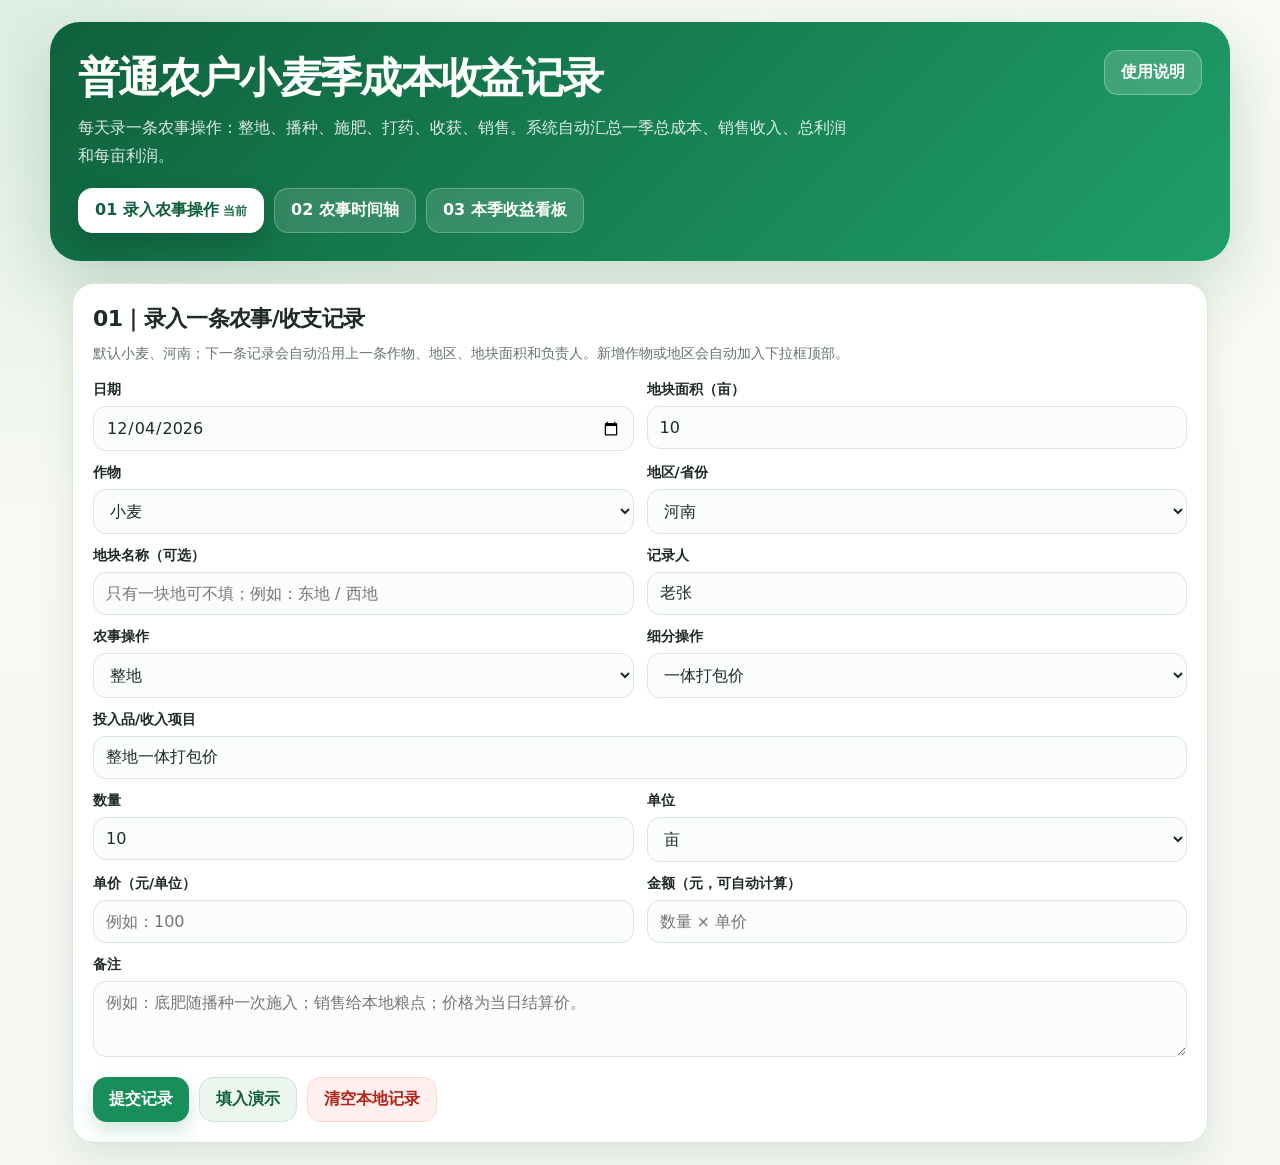
<file: demos/field-account.html>
<!doctype html>
<html lang="zh-CN">
<head>
  <meta charset="utf-8">
  <meta name="viewport" content="width=device-width, initial-scale=1">
  <title>Day 15 普通农户小麦季农事成本收益记录</title>
  <style>
    :root {
      --green: #188f5b;
      --green-dark: #0c5f3b;
      --green-soft: #e9f7ef;
      --yellow-soft: #fff7df;
      --red-soft: #fff0ef;
      --text: #1f2a24;
      --muted: #66736d;
      --border: #d9e4df;
      --card: #ffffff;
      --bg: #f5f7f2;
      --shadow: 0 14px 34px rgba(22, 72, 48, 0.10);
    }

    * { box-sizing: border-box; }

    body {
      margin: 0;
      font-family: "Microsoft YaHei", "PingFang SC", system-ui, sans-serif;
      color: var(--text);
      background:
        radial-gradient(circle at top left, rgba(24, 143, 91, 0.12), transparent 30%),
        linear-gradient(180deg, #f9fbf4 0%, var(--bg) 100%);
    }

    header {
      padding: 22px;
      color: white;
    }

    .hero {
      max-width: 1180px;
      margin: 0 auto;
      padding: 28px;
      border-radius: 30px;
      background: linear-gradient(135deg, #0f613d, #1f9f69);
      box-shadow: 0 24px 70px rgba(15, 97, 61, 0.22);
    }

    .hero-top {
      display: flex;
      justify-content: space-between;
      gap: 18px;
      align-items: flex-start;
    }

    .hero h1 {
      margin: 0 0 8px;
      font-size: clamp(26px, 4vw, 42px);
      letter-spacing: -0.04em;
    }

    .hero p {
      margin: 0;
      max-width: 780px;
      line-height: 1.75;
      color: rgba(255,255,255,0.86);
    }

    main {
      max-width: 1180px;
      margin: 0 auto;
      padding: 0 22px 22px;
    }

    .grid {
      display: grid;
      grid-template-columns: minmax(320px, 420px) 1fr;
      gap: 20px;
      align-items: start;
    }

    .card {
      background: var(--card);
      border: 1px solid var(--border);
      border-radius: 22px;
      padding: 20px;
      box-shadow: var(--shadow);
    }

    h2, h3 {
      margin: 0 0 14px;
      letter-spacing: -0.03em;
    }

    h2 { font-size: 22px; }
    h3 { font-size: 17px; }

    .hint {
      margin: -6px 0 16px;
      color: var(--muted);
      line-height: 1.65;
      font-size: 14px;
    }

    .form-grid {
      display: grid;
      grid-template-columns: 1fr 1fr;
      gap: 13px;
    }

    .field.full { grid-column: 1 / -1; }

    label {
      display: block;
      margin-bottom: 7px;
      font-weight: 700;
      font-size: 14px;
    }

    input, select, textarea {
      width: 100%;
      border: 1px solid var(--border);
      border-radius: 13px;
      padding: 11px 12px;
      font: inherit;
      color: var(--text);
      background: #fbfdfb;
      outline: none;
    }

    input:focus, select:focus, textarea:focus {
      border-color: var(--green);
      box-shadow: 0 0 0 4px rgba(24, 143, 91, 0.12);
    }

    textarea {
      min-height: 76px;
      resize: vertical;
    }

    .actions {
      display: flex;
      flex-wrap: wrap;
      gap: 10px;
      margin-top: 16px;
    }

    button {
      border: 0;
      border-radius: 14px;
      padding: 11px 16px;
      font: inherit;
      font-weight: 800;
      cursor: pointer;
      background: var(--green);
      color: white;
      box-shadow: 0 8px 18px rgba(24, 143, 91, 0.22);
    }

    button.secondary {
      background: #edf5ef;
      color: var(--green-dark);
      box-shadow: none;
      border: 1px solid #cfe2d6;
    }

    button.danger {
      background: #fff0ef;
      color: #b42318;
      box-shadow: none;
      border: 1px solid #ffd2cc;
    }

    .notice {
      display: none;
      margin-top: 14px;
      padding: 12px 14px;
      border-radius: 14px;
      background: var(--green-soft);
      color: var(--green-dark);
      line-height: 1.6;
      font-weight: 700;
    }

    .notice.show { display: block; }

    .summary-grid {
      display: grid;
      grid-template-columns: repeat(4, minmax(130px, 1fr));
      gap: 12px;
      margin-bottom: 18px;
    }

    .metric {
      padding: 16px;
      border-radius: 18px;
      border: 1px solid var(--border);
      background: linear-gradient(180deg, #ffffff, #f7fbf8);
    }

    .metric small {
      display: block;
      color: var(--muted);
      margin-bottom: 7px;
    }

    .metric strong {
      font-size: 23px;
      color: var(--green-dark);
    }

    .profit.negative strong { color: #b42318; }
    .profit.positive strong { color: #0f7a4d; }

    table {
      width: 100%;
      border-collapse: collapse;
      overflow: hidden;
      border-radius: 16px;
      border: 1px solid var(--border);
      background: white;
    }

    th, td {
      padding: 12px 10px;
      border-bottom: 1px solid var(--border);
      text-align: left;
      vertical-align: top;
      font-size: 14px;
    }

    th {
      background: #edf6f0;
      color: var(--green-dark);
    }

    tr:last-child td { border-bottom: 0; }

    .timeline {
      display: grid;
      gap: 12px;
    }

    .record {
      display: flex;
      justify-content: space-between;
      gap: 14px;
      align-items: flex-start;
      border: 1px solid var(--border);
      border-radius: 17px;
      padding: 14px;
      background: #fff;
    }

    .record-content {
      flex: 1;
      min-width: 0;
    }

    .delete-record {
      flex: 0 0 auto;
      border: 1px solid #ffd2cc;
      border-radius: 11px;
      padding: 8px 11px;
      background: #fff0ef;
      color: var(--danger);
      font-size: 13px;
      font-weight: 800;
      box-shadow: none;
    }

    .record strong { color: var(--green-dark); }
    .record p {
      margin: 6px 0 0;
      color: var(--muted);
      line-height: 1.6;
      font-size: 14px;
    }

    .pill {
      display: inline-flex;
      padding: 4px 9px;
      border-radius: 999px;
      background: var(--yellow-soft);
      color: #8a5a00;
      font-size: 12px;
      font-weight: 800;
      margin-left: 6px;
    }

    .empty {
      border: 1px dashed #b8c9c0;
      background: #fbfdfb;
      color: var(--muted);
      border-radius: 18px;
      padding: 18px;
      line-height: 1.7;
    }

    .section {
      margin-top: 18px;
    }

    .topbar {
      display: flex;
      justify-content: space-between;
      align-items: center;
      gap: 14px;
      margin-top: 18px;
    }

    .nav-tabs {
      display: flex;
      flex-wrap: wrap;
      gap: 10px;
    }

    .nav-tabs button {
      background: rgba(255,255,255,0.14);
      color: #ffffff;
      border: 1px solid rgba(255,255,255,0.24);
      box-shadow: none;
    }

    .nav-tabs button.active {
      background: #ffffff;
      color: var(--green-dark);
      border-color: #ffffff;
      box-shadow: 0 12px 26px rgba(0, 0, 0, 0.15);
    }

    .nav-tabs button.active::after {
      content: " 当前";
      font-size: 12px;
      opacity: 0.9;
    }

    .guide-button {
      background: rgba(255,255,255,0.16);
      color: #ffffff;
      border: 1px solid rgba(255,255,255,0.30);
      box-shadow: none;
      white-space: nowrap;
    }

    .guide-button:hover,
    .nav-tabs button:hover {
      background: rgba(255,255,255,0.24);
    }

    .view {
      display: none;
    }

    .view.active {
      display: block;
    }

    .single-column {
      max-width: 1180px;
      margin: 0 auto;
    }

    .guide-modal {
      display: none;
      position: fixed;
      inset: 0;
      z-index: 30;
      background: rgba(13, 48, 32, 0.42);
      padding: 22px;
      align-items: center;
      justify-content: center;
    }

    .guide-modal.show {
      display: flex;
    }

    .guide-panel {
      width: min(720px, 100%);
      max-height: 86vh;
      overflow: auto;
      background: #ffffff;
      border-radius: 24px;
      border: 1px solid var(--border);
      padding: 22px;
      box-shadow: 0 24px 80px rgba(0, 0, 0, 0.22);
    }

    .guide-panel ol {
      padding-left: 22px;
      line-height: 1.85;
      color: var(--muted);
    }

    @media (max-width: 900px) {
      .hero-top { flex-direction: column; }
      .grid { grid-template-columns: 1fr; }
      .summary-grid { grid-template-columns: 1fr 1fr; }
      .form-grid { grid-template-columns: 1fr; }
      .topbar { align-items: stretch; flex-direction: column; }
      .topbar > button { width: 100%; }
      .nav-tabs button { flex: 1 1 100%; }
    }
  </style>
</head>
<body>
  <header>
    <div class="hero">
      <div class="hero-top">
        <div>
          <h1>普通农户小麦季成本收益记录</h1>
          <p>每天录一条农事操作：整地、播种、施肥、打药、收获、销售。系统自动汇总一季总成本、销售收入、总利润和每亩利润。</p>
        </div>
        <button class="guide-button" type="button" id="open-guide">使用说明</button>
      </div>

      <div class="topbar">
        <div class="nav-tabs" aria-label="页面导航">
          <button class="active" type="button" data-view-target="input-view">01 录入农事操作</button>
          <button type="button" data-view-target="timeline-view">02 农事时间轴</button>
          <button type="button" data-view-target="dashboard-view">03 本季收益看板</button>
        </div>
      </div>
    </div>
  </header>

  <main>
    <section class="view active single-column" id="input-view">
      <div class="card">
        <h2>01｜录入一条农事/收支记录</h2>
        <p class="hint">默认小麦、河南；下一条记录会自动沿用上一条作物、地区、地块面积和负责人。新增作物或地区会自动加入下拉框顶部。</p>

        <form id="record-form">
          <div class="form-grid">
            <div class="field">
              <label for="record-date">日期</label>
              <input id="record-date" type="date" required>
            </div>

            <div class="field">
              <label for="area-mu">地块面积（亩）</label>
              <input id="area-mu" type="number" min="0" step="0.01" value="10" required>
            </div>

            <div class="field">
              <label for="crop-name">作物</label>
              <select id="crop-name" required></select>
            </div>

            <div class="field" id="custom-crop-field">
              <label for="custom-crop">自定义作物</label>
              <input id="custom-crop" placeholder="例如：花生 / 水稻">
            </div>

            <div class="field">
              <label for="province-name">地区/省份</label>
              <select id="province-name" required></select>
            </div>

            <div class="field" id="custom-province-field">
              <label for="custom-province">自定义地区</label>
              <input id="custom-province" placeholder="例如：河南南阳 / 湖北荆州">
            </div>

            <div class="field">
              <label for="plot-name">地块名称（可选）</label>
              <input id="plot-name" placeholder="只有一块地可不填；例如：东地 / 西地">
            </div>

            <div class="field">
              <label for="operator">记录人</label>
              <input id="operator" placeholder="例如：老张" value="老张">
            </div>

            <div class="field">
              <label for="operation-type">农事操作</label>
              <select id="operation-type"></select>
            </div>

            <div class="field">
              <label for="operation-detail">细分操作</label>
              <select id="operation-detail"></select>
            </div>

            <div class="field full">
              <label for="item-name">投入品/收入项目</label>
              <input id="item-name" placeholder="例如：旋耕、郑麦某品种种子、复合肥、尿素、除草剂、小麦销售">
            </div>

            <div class="field">
              <label for="quantity">数量</label>
              <input id="quantity" type="number" min="0" step="0.01" placeholder="例如：10">
            </div>

            <div class="field">
              <label for="unit-name">单位</label>
              <select id="unit-name">
                <option value="亩">亩</option>
                <option value="kg">kg</option>
                <option value="袋">袋</option>
                <option value="瓶">瓶</option>
                <option value="次">次</option>
                <option value="工">工</option>
                <option value="其他">其他</option>
              </select>
            </div>

            <div class="field">
              <label for="unit-price">单价（元/单位）</label>
              <input id="unit-price" type="number" min="0" step="0.01" placeholder="例如：100">
            </div>

            <div class="field">
              <label for="amount">金额（元，可自动计算）</label>
              <input id="amount" type="number" min="0" step="0.01" placeholder="数量 × 单价">
            </div>

            <div class="field full">
              <label for="note">备注</label>
              <textarea id="note" placeholder="例如：底肥随播种一次施入；销售给本地粮点；价格为当日结算价。"></textarea>
            </div>
          </div>

          <div class="actions">
            <button type="submit">提交记录</button>
            <button class="secondary" type="button" id="fill-demo">填入演示</button>
            <button class="danger" type="button" id="clear-records">清空本地记录</button>
          </div>
          <div class="notice" id="submit-notice"></div>
        </form>
      </div>
    </section>

    <section class="view" id="dashboard-view">
      <div class="card">
        <h2>03｜本季收益看板</h2>
        <p class="hint">收入只统计“销售”类记录；其他操作默认统计为成本。利润 = 销售收入 - 总成本。</p>
        <div class="summary-grid">
          <div class="metric">
            <small>总成本</small>
            <strong id="total-cost">0 元</strong>
          </div>
          <div class="metric">
            <small>销售收入</small>
            <strong id="total-income">0 元</strong>
          </div>
          <div class="metric profit" id="profit-card">
            <small>本季利润</small>
            <strong id="total-profit">0 元</strong>
          </div>
          <div class="metric profit" id="profit-mu-card">
            <small>每亩利润</small>
            <strong id="profit-per-mu">0 元/亩</strong>
          </div>
        </div>
        <div id="category-output"></div>
      </div>
    </section>

    <section class="view" id="timeline-view">
      <div class="card">
        <h2>02｜农事时间轴</h2>
        <p class="hint">按日期从前到后查看这一季做过什么、花过什么钱、卖过什么钱。</p>
        <div id="timeline-output"></div>
      </div>
    </section>
  </main>

  <div class="guide-modal" id="guide-modal" aria-hidden="true">
    <div class="guide-panel">
      <h2>使用说明</h2>
      <p class="hint">这个工具是给普通农户记录一季作物收支用的，当前数据只保存在本机浏览器里。</p>
      <ol>
        <li>先在“01 录入农事操作”里填写日期、面积、作物、地区和地块。第一次填好后，后面会自动沿用上一条。</li>
        <li>选择农事操作后，系统会自动带出细分操作、投入品和单位。例如“施肥”默认一体打包价，也可以改成底肥、返青肥等。</li>
        <li>填写数量和单价后，金额会自动计算；如果你直接知道总金额，也可以手动改金额。</li>
        <li>除“销售”之外，其他记录都会算成本；选择“销售”后会算收入。</li>
        <li>点“02 农事时间轴”，查看这一季从整地到销售的完整记录。</li>
        <li>点“03 本季收益看板”，查看总成本、销售收入、总利润和每亩利润。</li>
      </ol>
      <div class="actions">
        <button type="button" id="close-guide">知道了</button>
      </div>
    </div>
  </div>

  <script>
    const RECORDS_KEY = "day15_farmer_season_records";
    const DEFAULTS_KEY = "day15_farmer_season_defaults";
    const CUSTOM_CROPS_KEY = "day15_custom_crops";
    const CUSTOM_PROVINCES_KEY = "day15_custom_provinces";
    const DEMO_ID_PREFIX = "DEMO-HENAN-WHEAT-";

    const BASE_CROPS = ["小麦", "玉米", "水稻", "大豆", "油菜"];
    const BASE_PROVINCES = [
      "河南", "山东", "河北", "安徽", "江苏", "湖北", "湖南", "四川", "陕西", "山西",
      "甘肃", "新疆", "内蒙古", "黑龙江", "吉林", "辽宁", "江西", "浙江", "广东", "广西",
      "云南", "贵州", "福建", "重庆", "天津", "北京", "上海", "宁夏", "青海", "西藏", "海南"
    ];

    const OPERATION_DETAILS = {
      "整地": ["一体打包价", "旋耕", "深翻", "镇压", "开沟排水", "其他"],
      "播种": ["一体打包价", "购买种子", "种子处理", "机械播种", "人工补种", "其他"],
      "施肥": ["一体打包价", "底肥", "返青肥", "拔节肥", "叶面肥", "其他"],
      "除草": ["一体打包价", "封闭除草", "茎叶除草", "人工除草", "补打除草", "其他"],
      "植保": ["一体打包价", "病害防治", "虫害防治", "一喷三防", "拌种包衣", "其他"],
      "灌溉排水": ["一体打包价", "冬灌", "返青水", "拔节水", "灌浆水", "排水降渍", "其他"],
      "田间管理": ["一体打包价", "查苗补苗", "防冻管理", "防倒伏", "巡田", "其他"],
      "收获": ["一体打包价", "机械收割", "人工收割", "烘干", "晾晒", "其他"],
      "运输": ["一体打包价", "田间转运", "粮点运输", "装卸", "其他"],
      "销售": ["小麦销售", "玉米销售", "大豆销售", "秸秆销售", "其他"],
      "其他": ["其他"],
    };

    const SMART_ENTRY_DEFAULTS = {
      "整地": {
        "一体打包价": {item: "整地一体打包价", unit: "亩", useAreaAsQuantity: true},
        "旋耕": {item: "机械旋耕", unit: "亩", useAreaAsQuantity: true},
        "深翻": {item: "机械深翻", unit: "亩", useAreaAsQuantity: true},
        "镇压": {item: "机械镇压", unit: "亩", useAreaAsQuantity: true},
        "开沟排水": {item: "开沟排水作业", unit: "亩", useAreaAsQuantity: true},
        "其他": {item: "整地作业", unit: "亩", useAreaAsQuantity: true},
      },
      "播种": {
        "一体打包价": {item: "播种一体打包价", unit: "亩", useAreaAsQuantity: true},
        "购买种子": {item: "作物种子", unit: "kg"},
        "种子处理": {item: "拌种剂/包衣剂", unit: "袋"},
        "机械播种": {item: "机械播种作业", unit: "亩", useAreaAsQuantity: true},
        "人工补种": {item: "人工补种", unit: "工"},
        "其他": {item: "播种相关费用", unit: "亩", useAreaAsQuantity: true},
      },
      "施肥": {
        "一体打包价": {item: "施肥一体打包价", unit: "亩", useAreaAsQuantity: true},
        "底肥": {item: "复合肥", unit: "袋"},
        "返青肥": {item: "尿素", unit: "袋"},
        "拔节肥": {item: "复合肥/钾肥", unit: "袋"},
        "叶面肥": {item: "叶面肥", unit: "瓶"},
        "其他": {item: "肥料", unit: "袋"},
      },
      "除草": {
        "一体打包价": {item: "除草一体打包价", unit: "亩", useAreaAsQuantity: true},
        "封闭除草": {item: "封闭除草剂", unit: "亩", useAreaAsQuantity: true},
        "茎叶除草": {item: "茎叶除草剂", unit: "亩", useAreaAsQuantity: true},
        "人工除草": {item: "人工除草", unit: "工"},
        "补打除草": {item: "补打除草剂", unit: "亩", useAreaAsQuantity: true},
        "其他": {item: "除草费用", unit: "亩", useAreaAsQuantity: true},
      },
      "植保": {
        "一体打包价": {item: "植保一体打包价", unit: "亩", useAreaAsQuantity: true},
        "病害防治": {item: "农药", unit: "次", quantity: 1},
        "虫害防治": {item: "农药", unit: "次", quantity: 1},
        "一喷三防": {item: "一喷三防药剂", unit: "次", quantity: 1},
        "拌种包衣": {item: "包衣剂", unit: "袋"},
        "其他": {item: "农药", unit: "次", quantity: 1},
      },
      "灌溉排水": {
        "一体打包价": {item: "灌溉排水一体打包价", unit: "亩", useAreaAsQuantity: true},
        "冬灌": {item: "灌溉水费/电费", unit: "亩", useAreaAsQuantity: true},
        "返青水": {item: "灌溉水费/电费", unit: "亩", useAreaAsQuantity: true},
        "拔节水": {item: "灌溉水费/电费", unit: "亩", useAreaAsQuantity: true},
        "灌浆水": {item: "灌溉水费/电费", unit: "亩", useAreaAsQuantity: true},
        "排水降渍": {item: "排水作业", unit: "次", quantity: 1},
        "其他": {item: "灌溉排水费用", unit: "次", quantity: 1},
      },
      "田间管理": {
        "一体打包价": {item: "田间管理一体打包价", unit: "亩", useAreaAsQuantity: true},
        "查苗补苗": {item: "人工管理", unit: "工"},
        "防冻管理": {item: "防冻管理", unit: "次", quantity: 1},
        "防倒伏": {item: "防倒伏药剂/作业", unit: "次", quantity: 1},
        "巡田": {item: "巡田记录", unit: "次", quantity: 1},
        "其他": {item: "田间管理", unit: "次", quantity: 1},
      },
      "收获": {
        "一体打包价": {item: "收获一体打包价", unit: "亩", useAreaAsQuantity: true},
        "机械收割": {item: "机械收割", unit: "亩", useAreaAsQuantity: true},
        "人工收割": {item: "人工收割", unit: "工"},
        "烘干": {item: "烘干费", unit: "kg"},
        "晾晒": {item: "晾晒人工/场地", unit: "次", quantity: 1},
        "其他": {item: "收获费用", unit: "亩", useAreaAsQuantity: true},
      },
      "运输": {
        "一体打包价": {item: "运输一体打包价", unit: "亩", useAreaAsQuantity: true},
        "田间转运": {item: "田间转运费", unit: "次", quantity: 1},
        "粮点运输": {item: "粮点运输费", unit: "次", quantity: 1},
        "装卸": {item: "装卸费", unit: "次", quantity: 1},
        "其他": {item: "运输费", unit: "次", quantity: 1},
      },
      "销售": {
        "小麦销售": {item: "作物销售", unit: "kg"},
        "玉米销售": {item: "作物销售", unit: "kg"},
        "大豆销售": {item: "作物销售", unit: "kg"},
        "秸秆销售": {item: "秸秆销售", unit: "亩", useAreaAsQuantity: true},
        "其他": {item: "销售收入", unit: "kg"},
      },
      "其他": {
        "其他": {item: "其他费用", unit: "次", quantity: 1},
      },
    };

    const fields = {
      date: document.querySelector("#record-date"),
      area: document.querySelector("#area-mu"),
      crop: document.querySelector("#crop-name"),
      customCrop: document.querySelector("#custom-crop"),
      customCropField: document.querySelector("#custom-crop-field"),
      province: document.querySelector("#province-name"),
      customProvince: document.querySelector("#custom-province"),
      customProvinceField: document.querySelector("#custom-province-field"),
      plot: document.querySelector("#plot-name"),
      operator: document.querySelector("#operator"),
      type: document.querySelector("#operation-type"),
      detail: document.querySelector("#operation-detail"),
      item: document.querySelector("#item-name"),
      quantity: document.querySelector("#quantity"),
      unit: document.querySelector("#unit-name"),
      unitPrice: document.querySelector("#unit-price"),
      amount: document.querySelector("#amount"),
      note: document.querySelector("#note"),
    };

    let records = loadJson(RECORDS_KEY, []);

    function loadJson(key, fallback) {
      try { return JSON.parse(localStorage.getItem(key)) || fallback; }
      catch { return fallback; }
    }

    function saveJson(key, value) {
      localStorage.setItem(key, JSON.stringify(value));
    }

    function todayString() {
      const now = new Date();
      return `${now.getFullYear()}-${String(now.getMonth() + 1).padStart(2, "0")}-${String(now.getDate()).padStart(2, "0")}`;
    }

    function money(value) {
      return `${Number(value || 0).toFixed(2)} 元`;
    }

    function rememberCustom(key, baseItems, value) {
      const clean = value.trim();
      if (!clean || baseItems.includes(clean)) return;
      const existing = loadJson(key, []).filter((item) => item !== clean);
      saveJson(key, [clean, ...existing]);
    }

    function renderOptions(select, baseItems, customKey, preferred, defaultValue) {
      const customItems = loadJson(customKey, []);
      const options = [
        ...customItems,
        ...baseItems.filter((item) => !customItems.includes(item)),
        "其他",
      ];
      select.innerHTML = "";
      options.forEach((option) => select.add(new Option(option, option)));
      select.value = options.includes(preferred) ? preferred : defaultValue;
    }

    function renderCropAndProvinceOptions() {
      const defaults = loadJson(DEFAULTS_KEY, {});
      renderOptions(fields.crop, BASE_CROPS, CUSTOM_CROPS_KEY, defaults.crop || "小麦", "小麦");
      renderOptions(fields.province, BASE_PROVINCES, CUSTOM_PROVINCES_KEY, defaults.province || "河南", "河南");
    }

    function refreshDetailOptions(preferred = "") {
      const options = OPERATION_DETAILS[fields.type.value] || ["其他"];
      fields.detail.innerHTML = "";
      options.forEach((option) => fields.detail.add(new Option(option, option)));
      fields.detail.value = options.includes(preferred) ? preferred : options[0];
    }

    function smartDefaultForCurrentSelection() {
      const typeDefaults = SMART_ENTRY_DEFAULTS[fields.type.value] || SMART_ENTRY_DEFAULTS["其他"];
      const baseDefault = typeDefaults[fields.detail.value] || typeDefaults["其他"] || {item: "", unit: "次"};
      const crop = resolvedCrop() || "作物";
      const item = baseDefault.item
        .replace("作物种子", `${crop}种子`)
        .replace("作物销售", `${crop}销售`);
      return {...baseDefault, item};
    }

    function applySmartEntryDefaults({force = true} = {}) {
      const smartDefault = smartDefaultForCurrentSelection();
      const shouldWrite = force || !fields.item.value.trim();
      if (!shouldWrite) return;

      fields.item.value = smartDefault.item || "";
      fields.unit.value = smartDefault.unit || "次";
      if (smartDefault.useAreaAsQuantity) {
        fields.quantity.value = fields.area.value || "";
      } else if (smartDefault.quantity !== undefined) {
        fields.quantity.value = smartDefault.quantity;
      } else {
        fields.quantity.value = "";
      }
      fields.unitPrice.value = "";
      fields.amount.value = "";
    }

    function updateCustomFields() {
      fields.customCropField.style.display = fields.crop.value === "其他" ? "block" : "none";
      fields.customProvinceField.style.display = fields.province.value === "其他" ? "block" : "none";
    }

    function applyDefaults() {
      const defaults = loadJson(DEFAULTS_KEY, {});
      renderCropAndProvinceOptions();
      fields.date.value = defaults.date || todayString();
      fields.area.value = defaults.area || 10;
      fields.plot.value = defaults.plot === "默认地块" ? "" : (defaults.plot || "");
      fields.operator.value = defaults.operator || "老张";
      fields.type.value = defaults.type || "整地";
      refreshDetailOptions(defaults.detail || "");
      fields.customCrop.value = "";
      fields.customProvince.value = "";
      applySmartEntryDefaults({force: true});
      fields.unitPrice.value = "";
      fields.amount.value = "";
      fields.note.value = "";
      updateCustomFields();
    }

    function resolvedCrop() {
      return fields.crop.value === "其他" ? fields.customCrop.value.trim() : fields.crop.value;
    }

    function resolvedProvince() {
      return fields.province.value === "其他" ? fields.customProvince.value.trim() : fields.province.value;
    }

    function entryKind(type) {
      return type === "销售" ? "收入" : "成本";
    }

    function calculateAmount() {
      const quantity = Number(fields.quantity.value);
      const unitPrice = Number(fields.unitPrice.value);
      if (quantity > 0 && unitPrice >= 0) {
        fields.amount.value = (quantity * unitPrice).toFixed(2);
      }
    }

    function makeRecordId() {
      return `DAY15-${Date.now()}-${Math.floor(Math.random() * 1000)}`;
    }

    function makeDemoRecord(index, date, type, detail, item, quantity, unit, unitPrice, note) {
      const amount = Number((quantity * unitPrice).toFixed(2));
      return {
        id: `${DEMO_ID_PREFIX}${String(index).padStart(2, "0")}`,
        date,
        crop: "小麦",
        province: "河南",
        area: 10,
        plot: "默认地块",
        operator: "老张",
        type,
        detail,
        kind: entryKind(type),
        item,
        quantity,
        unit,
        unitPrice,
        amount,
        note,
      };
    }

    function henanWheatDemoRecords() {
      return [
        makeDemoRecord(1, "2025-10-10", "整地", "一体打包价", "整地一体打包价", 10, "亩", 80, "河南 10 亩小麦演示账本：整地按 80 元/亩估算。"),
        makeDemoRecord(2, "2025-10-18", "播种", "一体打包价", "播种一体打包价", 10, "亩", 105, "含种子和播种作业的简化打包演示价。"),
        makeDemoRecord(3, "2025-10-20", "施肥", "一体打包价", "施肥一体打包价", 10, "亩", 230, "按底肥和追肥综合投入做演示估算。"),
        makeDemoRecord(4, "2026-03-05", "除草", "一体打包价", "除草一体打包价", 10, "亩", 35, "春季除草按 35 元/亩估算。"),
        makeDemoRecord(5, "2026-04-15", "植保", "一体打包价", "植保一体打包价", 10, "亩", 70, "含病虫害防治和一喷三防的简化演示价。"),
        makeDemoRecord(6, "2026-04-20", "灌溉排水", "一体打包价", "灌溉排水一体打包价", 10, "亩", 30, "按灌溉水费、电费或排水作业综合估算。"),
        makeDemoRecord(7, "2026-05-05", "田间管理", "一体打包价", "田间管理一体打包价", 10, "亩", 20, "巡田、查苗等田间管理简化估算。"),
        makeDemoRecord(8, "2026-06-05", "收获", "一体打包价", "收获一体打包价", 10, "亩", 75, "小麦机械收割按 75 元/亩估算。"),
        makeDemoRecord(9, "2026-06-06", "运输", "一体打包价", "运输一体打包价", 10, "亩", 20, "田间转运到粮点按 20 元/亩估算。"),
        makeDemoRecord(10, "2026-06-08", "销售", "小麦销售", "小麦销售", 5000, "kg", 2.4, "按 500 kg/亩、2.40 元/kg 估算；仅用于演示。"),
      ];
    }

    function sortedRecords() {
      return records.slice().sort((a, b) => a.date.localeCompare(b.date));
    }

    function getSummary() {
      const totalCost = records
        .filter((record) => record.kind === "成本")
        .reduce((sum, record) => sum + record.amount, 0);
      const totalIncome = records
        .filter((record) => record.kind === "收入")
        .reduce((sum, record) => sum + record.amount, 0);
      const latestArea = Number(loadJson(DEFAULTS_KEY, {}).area || 0);
      const profit = totalIncome - totalCost;
      return {
        totalCost,
        totalIncome,
        profit,
        profitPerMu: latestArea > 0 ? profit / latestArea : 0,
      };
    }

    function renderSummary() {
      const summary = getSummary();
      document.querySelector("#total-cost").textContent = money(summary.totalCost);
      document.querySelector("#total-income").textContent = money(summary.totalIncome);
      document.querySelector("#total-profit").textContent = money(summary.profit);
      document.querySelector("#profit-per-mu").textContent = `${summary.profitPerMu.toFixed(2)} 元/亩`;
      document.querySelector("#profit-card").className = `metric profit ${summary.profit >= 0 ? "positive" : "negative"}`;
      document.querySelector("#profit-mu-card").className = `metric profit ${summary.profitPerMu >= 0 ? "positive" : "negative"}`;
    }

    function renderCategoryTable() {
      if (records.length === 0) {
        document.querySelector("#category-output").innerHTML = `<div class="empty">暂无数据。先录入一条整地、播种、施肥或销售记录。</div>`;
        return;
      }
      const categoryMap = new Map();
      records.forEach((record) => {
        const key = record.kind === "收入" ? "销售收入" : record.type;
        categoryMap.set(key, (categoryMap.get(key) || 0) + record.amount);
      });
      const rows = Array.from(categoryMap.entries())
        .sort((a, b) => b[1] - a[1])
        .map(([name, amount]) => `<tr><td>${name}</td><td>${money(amount)}</td></tr>`)
        .join("");
      document.querySelector("#category-output").innerHTML = `
        <h3>分类汇总</h3>
        <table>
          <thead><tr><th>类别</th><th>金额</th></tr></thead>
          <tbody>${rows}</tbody>
        </table>
      `;
    }

    function renderTimeline() {
      const output = document.querySelector("#timeline-output");
      if (records.length === 0) {
        output.innerHTML = `<div class="empty">暂无农事时间轴。这里会按日期显示“哪天做了什么、花了多少钱、卖了多少钱”。</div>`;
        return;
      }
      output.innerHTML = `<div class="timeline">${
        sortedRecords().map((record) => `
          <article class="record">
            <div class="record-content">
              <strong>${record.date}｜${record.crop}｜${record.province}｜${record.plot}</strong>
              <span class="pill">${record.kind}</span>
              <p>${record.type}：${record.detail}｜${record.item || "未填写项目"}｜${record.quantity || 0} ${record.unit} × ${record.unitPrice || 0} 元 = ${money(record.amount)}</p>
              <p>面积：${record.area} 亩｜记录人：${record.operator}｜备注：${record.note || "无"}</p>
            </div>
            <button class="delete-record" type="button" data-record-id="${record.id}">删除</button>
          </article>
        `).join("")
      }</div>`;
    }

    function renderAll() {
      renderSummary();
      renderCategoryTable();
      renderTimeline();
    }

    function deleteRecord(recordId) {
      const record = records.find((item) => item.id === recordId);
      if (!record) return;
      const label = `${record.date}｜${record.type}：${record.detail}｜${record.item || "未填写项目"}`;
      if (!confirm(`确定删除这条记录吗？\n${label}`)) return;
      records = records.filter((item) => item.id !== recordId);
      saveJson(RECORDS_KEY, records);
      renderAll();
    }

    function showView(viewId) {
      document.querySelectorAll(".view").forEach((view) => {
        view.classList.toggle("active", view.id === viewId);
      });
      document.querySelectorAll("[data-view-target]").forEach((button) => {
        button.classList.toggle("active", button.dataset.viewTarget === viewId);
      });
      window.scrollTo({top: 0, behavior: "smooth"});
    }

    const guideModal = document.querySelector("#guide-modal");

    document.querySelectorAll("[data-view-target]").forEach((button) => {
      button.addEventListener("click", () => showView(button.dataset.viewTarget));
    });

    document.querySelector("#open-guide").addEventListener("click", () => {
      guideModal.classList.add("show");
      guideModal.setAttribute("aria-hidden", "false");
    });

    document.querySelector("#close-guide").addEventListener("click", () => {
      guideModal.classList.remove("show");
      guideModal.setAttribute("aria-hidden", "true");
    });

    guideModal.addEventListener("click", (event) => {
      if (event.target === guideModal) {
        guideModal.classList.remove("show");
        guideModal.setAttribute("aria-hidden", "true");
      }
    });

    document.querySelector("#timeline-output").addEventListener("click", (event) => {
      const button = event.target.closest(".delete-record");
      if (!button) return;
      deleteRecord(button.dataset.recordId);
    });

    fields.crop.addEventListener("change", () => {
      updateCustomFields();
      if (["播种", "销售"].includes(fields.type.value)) applySmartEntryDefaults({force: true});
    });
    fields.province.addEventListener("change", updateCustomFields);
    fields.customCrop.addEventListener("input", () => {
      if (["播种", "销售"].includes(fields.type.value)) applySmartEntryDefaults({force: true});
    });
    fields.type.addEventListener("change", () => {
      refreshDetailOptions();
      applySmartEntryDefaults({force: true});
    });
    fields.detail.addEventListener("change", () => applySmartEntryDefaults({force: true}));
    fields.area.addEventListener("change", () => {
      const smartDefault = smartDefaultForCurrentSelection();
      if (smartDefault.useAreaAsQuantity) fields.quantity.value = fields.area.value || "";
      calculateAmount();
    });
    fields.quantity.addEventListener("input", calculateAmount);
    fields.unitPrice.addEventListener("input", calculateAmount);

    document.querySelector("#record-form").addEventListener("submit", (event) => {
      event.preventDefault();
      const crop = resolvedCrop();
      const province = resolvedProvince();
      const amount = Number(fields.amount.value);
      const area = Number(fields.area.value);
      if (!crop) return alert("请填写作物。");
      if (!province) return alert("请填写地区。");
      if (!(area > 0)) return alert("地块面积必须大于 0。");
      if (!(amount >= 0)) return alert("金额必须填写为大于等于 0 的数字。");

      rememberCustom(CUSTOM_CROPS_KEY, BASE_CROPS, crop);
      rememberCustom(CUSTOM_PROVINCES_KEY, BASE_PROVINCES, province);

      const record = {
        id: makeRecordId(),
        date: fields.date.value,
        crop,
        province,
        area,
        plot: fields.plot.value.trim() || "默认地块",
        operator: fields.operator.value.trim() || "未填写",
        type: fields.type.value,
        detail: fields.detail.value,
        kind: entryKind(fields.type.value),
        item: fields.item.value.trim(),
        quantity: Number(fields.quantity.value || 0),
        unit: fields.unit.value,
        unitPrice: Number(fields.unitPrice.value || 0),
        amount,
        note: fields.note.value.trim(),
      };

      records = [...records, record];
      saveJson(RECORDS_KEY, records);
      saveJson(DEFAULTS_KEY, {
        date: fields.date.value,
        crop,
        province,
        area,
        plot: record.plot,
        operator: record.operator,
        type: fields.type.value,
        detail: fields.detail.value,
        unit: fields.unit.value,
      });

      applyDefaults();
      renderAll();
      const notice = document.querySelector("#submit-notice");
      notice.textContent = `已提交 1 条${record.kind}记录：${record.type}｜${money(record.amount)}。看板已自动更新。`;
      notice.classList.add("show");
    });

    document.querySelector("#fill-demo").addEventListener("click", () => {
      const demoRecords = henanWheatDemoRecords();
      const demoIds = new Set(demoRecords.map((record) => record.id));
      const hasExistingDemo = records.some((record) => demoIds.has(record.id));
      if (hasExistingDemo && !confirm("已存在河南小麦演示账本，是否替换为最新演示数据？")) return;
      if (!hasExistingDemo && records.length > 0 && !confirm("当前已有本地记录。是否继续追加 10 条河南小麦演示数据？")) return;

      records = records.filter((record) => !demoIds.has(record.id));
      records = [...records, ...demoRecords];
      saveJson(RECORDS_KEY, records);
      saveJson(DEFAULTS_KEY, {
        date: "2026-06-08",
        crop: "小麦",
        province: "河南",
        area: 10,
        plot: "默认地块",
        operator: "老张",
        type: "销售",
        detail: "小麦销售",
        unit: "kg",
      });
      applyDefaults();
      renderAll();
      const notice = document.querySelector("#submit-notice");
      notice.textContent = "已生成河南 10 亩小麦季演示账本：9 条成本记录 + 1 条销售记录。可到收益看板和农事时间轴查看。";
      notice.classList.add("show");
      showView("timeline-view");
    });

    document.querySelector("#clear-records").addEventListener("click", () => {
      if (!confirm("确定清空本地记录吗？作物和地区下拉记忆不会清空。")) return;
      records = [];
      localStorage.removeItem(RECORDS_KEY);
      renderAll();
    });

    fields.type.innerHTML = Object.keys(OPERATION_DETAILS).map((type) => `<option value="${type}">${type}</option>`).join("");
    applyDefaults();
    renderAll();
  </script>
</body>
</html>
</file>
<file: style.css>
:root{--paper:#fcfcfa;--ink:#202822;--muted:#687169;--green:#41694b;--line:#dde2db;--violet:#6c62a5;--blue:#456baf;--body:"Microsoft YaHei","PingFang SC",sans-serif;--display:"STKaiti","KaiTi","Songti SC",serif}*{box-sizing:border-box}html{scroll-behavior:smooth;scroll-padding-top:100px}body{margin:0;background:var(--paper);color:var(--ink);font-family:var(--body);font-size:15px;line-height:1.8}a{color:inherit;text-decoration:none}button,textarea{font:inherit}button{cursor:pointer;color:inherit}button:focus-visible,a:focus-visible,textarea:focus-visible{outline:3px solid #8ba9cf;outline-offset:5px}button{touch-action:manipulation}img{display:block;max-width:100%}.sr-only{position:absolute;width:1px;height:1px;padding:0;overflow:hidden;clip:rect(0,0,0,0);white-space:nowrap}.skip{position:absolute;top:-70px;left:15px;background:var(--ink);color:white;padding:10px;z-index:20}.skip:focus{top:10px}.header{max-width:1440px;margin:auto;padding:20px 5%;display:flex;align-items:center;justify-content:space-between;border-bottom:1px solid var(--line)}.brand{display:flex;align-items:center;gap:14px;font-weight:bold;line-height:1.5;letter-spacing:.06em}.brand small{display:block;font-size:10px;font-weight:400;color:var(--muted);letter-spacing:.18em}.brand-mark{font-family:var(--display);font-size:28px;position:relative;color:var(--green)}.brand-mark span{color:var(--violet);margin-left:-4px}.header nav{display:flex;gap:36px;align-items:center;font-size:13px}.header nav a:hover{color:var(--green)}.nav-contact{border:1px solid var(--line);padding:8px 17px;border-radius:3px}.nav-contact span{margin-left:20px}.menu-toggle{display:none}.hero{max-width:1440px;padding:22px 5% 0;margin:auto;overflow:hidden}.hero-top{display:flex;justify-content:space-between;font-size:11px;color:var(--muted);letter-spacing:.14em}.status-dot{display:inline-block;width:6px;height:6px;background:var(--green);border-radius:50%;margin-right:10px}.hero-note{font-family:Georgia,serif;font-style:italic;letter-spacing:.16em}.portrait-stage{position:relative;min-height:560px;height: min(47vw,660px);display:grid;grid-template-columns:1fr 1.5fr 1fr;align-items:center}.portrait{position:absolute;bottom:0;width:59%;max-width:790px;left:50%;transform:translateX(-50%);height:100%;object-fit:contain;object-position:center bottom;z-index:1}.hero-copy{position:relative;z-index:2;padding-bottom:45px}.hero-copy h2{font-family:var(--display);font-size:clamp(52px,5.8vw,85px);line-height:1.18;font-weight:500;letter-spacing:.06em;margin:17px 0 22px}.title-dot{color:var(--green)}.digital-copy .title-dot{color:var(--violet)}.hero-copy p{color:var(--muted);font-size:13px;line-height:2}.hero-copy a{display:inline-block;font-size:11px;border-bottom:1px solid var(--line);padding:13px 0 5px}.hero-copy a span{margin-left:18px}.eyebrow{font-size:11px;font-weight:500;letter-spacing:.13em;color:var(--green);margin:0 0 18px}.digital-copy{grid-column:3;justify-self:end}.digital-copy .eyebrow{color:var(--violet)}.field-lines{position:absolute;left:-12%;bottom:0;width:55%;height:50%;opacity:.4;background:repeating-radial-gradient(ellipse at 0% 110%,transparent 0 35px,#d7dfd2 36px 37px,transparent 38px 64px);mask-image:linear-gradient(0deg,#000,transparent)}.digital-lines{position:absolute;right:-4%;bottom:9%;width:35%;height:45%;background-image:radial-gradient(#a6b7db 1px,transparent 1px);background-size:19px 19px;opacity:.25;mask-image:linear-gradient(0deg,#000,transparent)}.hero-bottom{border-top:1px solid var(--line);border-bottom:1px solid var(--line);padding:21px 0;display:flex;align-items:center;justify-content:space-between;gap:20px;font-size:12px}.hero-bottom p{margin:0}.hero-bottom strong{font-weight:500}.hero-bottom p span{margin-left:20px;color:var(--muted)}.hero-bottom>a{font-size:10px;white-space:nowrap}.hero-bottom>a span{margin-left:20px}.section{max-width:1440px;margin:auto;padding:100px 5%}.section-head{display:flex;justify-content:space-between;align-items:end;gap:30px;margin-bottom:37px}.section h2{font-family:var(--display);font-size:clamp(30px,3vw,44px);font-weight:500;line-height:1.4;letter-spacing:.04em;margin:0}.section-intro{font-size:12px;color:var(--muted);line-height:2;margin:0 0 3px}.filters{display:flex;gap:10px;flex-wrap:wrap;margin-bottom:27px}.filters button{border:0;background:transparent;padding:7px 17px;font-size:12px;border-radius:3px}.filters button.active{background:var(--ink);color:white}.filters button span{font-size:10px;opacity:.65;margin-left:7px}.projects{display:grid;grid-template-columns:1fr 1fr;gap:40px 28px}.project{padding:0;text-align:left;border:0;background:transparent;min-width:0}.project[hidden]{display:none}.project-wide{grid-column:1/-1}.project-image{height:290px;position:relative;overflow:hidden;border-radius:5px;background:#e8eee9}.project-wide .project-image{height:440px;background:#e6eee8}.project-image img{width:100%;height:100%;object-fit:cover;object-position:top;transition:transform .5s}.project:hover .project-image img{transform:scale(1.025)}.project-wide img{object-fit:contain;padding:25px 8%}.image-label{position:absolute;top:18px;left:18px;background:rgba(252,252,250,.94);padding:4px 11px;border:1px solid #ffffff8c;border-radius:2px;font-size:10px}.project-arrow{position:absolute;right:18px;bottom:18px;background:var(--paper);width:36px;height:36px;border-radius:50%;display:grid;place-items:center}.project-caption{display:flex;justify-content:space-between;gap:15px;align-items:start;padding-top:17px}.project h3{font-size:17px;font-weight:500;margin:0 0 5px}.project-caption p{font-size:12px;color:var(--muted);margin:0}.project-caption>span{font-size:10px;color:var(--muted);white-space:nowrap;padding-top:6px}.npk-image{background:#e3eddd}.npk-image img{object-fit:contain;padding:12px}.physics-image{background:#202832}.physics-image img{object-fit:contain}.play-icon{position:absolute;top:50%;left:50%;transform:translate(-50%,-50%);display:grid;place-items:center;background:#fcfcfaed;width:57px;height:57px;border-radius:50%;font-size:30px;line-height:1}.cucumber-image{background:#e9edde;display:flex;align-items:center;justify-content:center}.cucumber-word{font-family:var(--display);font-size:44px;line-height:1.3;color:#39543b;transform:rotate(-4deg);padding-right:90px}.cucumber-word i{display:block;font:10px var(--body);letter-spacing:.15em;margin-top:20px}.cucumber-image .play-icon{left:auto;right:24px;transform:translateY(-50%)}.work-note{font-size:10px;color:var(--muted);margin:30px 0 0}.capabilities{background:#f0f3ed;border-top:1px solid #e3e8de;border-bottom:1px solid #e3e8de}.text-link{font-size:12px;border-bottom:1px solid #bfcbbb;padding-bottom:5px;white-space:nowrap}.text-link span{margin-left:25px}.service-list article{display:grid;grid-template-columns:65px 1fr 130px;gap:25px;padding:31px 0;border-top:1px solid #d6dfd1;align-items:start}.service-symbol{font-size:34px;color:var(--green);font-family:Georgia,serif;line-height:1.4}.service-list h3{font-size:20px;font-weight:500;margin:0 0 10px}.service-list p{max-width:670px;font-size:12px;color:var(--muted);margin:0}.service-tags{font-size:11px;color:#6a7866;text-align:right}.about{display:grid;grid-template-columns:1fr 1fr;gap:11%;padding-top:110px;padding-bottom:110px}.about h2{font-size:43px;margin-bottom:27px}.about-intro>p:not(.eyebrow){max-width:410px;font-size:13px;color:var(--muted);line-height:2.1}.about-education{border-top:1px solid var(--line);margin-top:30px;padding-top:20px;display:flex;flex-direction:column;font-size:11px;gap:5px;color:var(--green)}.timeline article{position:relative;padding:0 0 34px 26px;border-left:1px solid var(--line)}.timeline article:last-child{padding-bottom:0}.timeline article:before{content:"";width:7px;height:7px;border:1px solid var(--green);background:var(--paper);border-radius:50%;position:absolute;top:7px;left:-4px}.timeline time{font-family:Georgia,serif;font-size:12px;color:var(--green)}.timeline h3{font-size:19px;font-weight:500;margin:9px 0 3px}.timeline h4{font-size:11px;font-weight:400;color:var(--muted);margin:0 0 12px}.timeline p{font-size:12px;color:var(--muted);margin:0;max-width:430px}.contact{border-top:1px solid var(--line);text-align:center;position:relative;background:radial-gradient(ellipse at 24% 110%,#e6eddf 0,transparent 50%),radial-gradient(ellipse at 88% 110%,#e8e8f6 0,transparent 55%);padding-top:90px;padding-bottom:80px}.contact h2{font-size:48px}.contact>p:not(.eyebrow){color:var(--muted);font-size:13px}.contact-actions{display:flex;gap:12px;justify-content:center;margin-top:30px}.primary,.secondary{padding:13px 20px;border-radius:3px;border:1px solid var(--green);font-size:12px}.primary{background:var(--green);color:white}.secondary{background:transparent;color:var(--green)}.contact-actions span{margin-left:25px}.contact .contact-note{font-size:10px!important;margin-top:20px}footer{max-width:1440px;padding:26px 5%;margin:auto;display:flex;justify-content:space-between;gap:20px;font-size:10px;color:var(--muted)}footer p{margin:0}footer p span{margin-left:20px}dialog{border:1px solid var(--line);border-radius:8px;max-width:800px;width:calc(100% - 36px);padding:40px;color:var(--ink);background:var(--paper);max-height:88vh;overflow-y:auto;box-shadow:0 20px 100px #14211830}dialog::backdrop{background:#13231c70;backdrop-filter:blur(6px)}.dialog-close{position:absolute;right:14px;top:8px;font-size:28px;border:0;background:transparent;line-height:1.5;width:40px}.dialog-cover{width:100%;max-height:350px;object-fit:contain;background:#ecf0e8;border-radius:4px;margin:23px 0}.dialog-content h2,dialog h2{font-family:var(--display);font-size:30px;font-weight:500;margin:0 0 15px}dialog p{font-size:13px;color:var(--muted)}.detail-grid{display:grid;grid-template-columns:1fr 1fr;gap:25px;margin:25px 0}.detail-grid h3{font-size:13px;font-weight:500}.detail-grid p{font-size:12px}.detail-boundary{font-size:11px!important;padding:15px;background:#edf0e9}.dialog-video{width:100%;max-height:450px;background:#17231c;margin:24px 0}#contact-dialog{max-width:560px}.wechat-panel{padding:20px;background:#edf1e9;margin:25px 0;font-size:12px}.wechat-panel span,.wechat-panel strong{display:block}.wechat-panel strong{font-size:20px;margin:5px 0}.wechat-panel p{font-size:11px;margin-bottom:0}.wechat-panel button{background:transparent;border:1px solid var(--green);border-radius:3px;font-size:11px;padding:4px 10px}dialog label{font-size:12px}textarea{width:100%;resize:vertical;margin:10px 0 15px;border:1px solid var(--line);background:white;padding:12px;border-radius:3px;font-size:12px;line-height:1.8}.privacy-note,#copy-status{font-size:10px}body.modal-open{overflow:hidden}@media(min-width:1500px){body{background:#f6f7f3}.header,.hero,.work,.about,footer{background:var(--paper)}}@media(max-width:950px){.portrait-stage{min-height:490px}.portrait{width:67%}.hero-copy h2{font-size:57px}.hero-copy p{font-size:11px}.hero-copy a{font-size:10px}.hero-bottom p span{display:block;margin-left:0}.project-wide .project-image{height:340px}.project-image{height:240px}.project-caption{flex-direction:column;gap:0}.project-caption>span{font-size:9px}.about{gap:7%}.about h2{font-size:35px}.section{padding-top:75px;padding-bottom:75px}.contact h2{font-size:40px}.cucumber-word{font-size:34px;padding-right:50px}.cucumber-image .play-icon{right:8px;width:42px;height:42px}}@media(max-width:640px){html{scroll-padding-top:20px}.header{padding:16px 6%;position:relative}.brand-mark{font-size:25px}.brand{font-size:14px}.menu-toggle{display:block;background:transparent;border:1px solid var(--line);border-radius:3px;padding:5px 11px;font-size:12px}.menu-toggle span{margin-left:12px}.header nav{display:none;position:absolute;top:100%;left:0;right:0;background:var(--paper);z-index:10;padding:20px 6%;border-bottom:1px solid var(--line);gap:15px;flex-direction:column;align-items:stretch}.header nav.open{display:flex}.hero{padding:16px 6% 0}.hero-top{font-size:9px}.hero-note{letter-spacing:.05em}.portrait-stage{height:auto;min-height:0;padding-top:5px;grid-template-columns:1fr 1fr;align-items:start}.hero-copy{padding:14px 0 0}.hero-copy h2{font-size:41px;margin:9px 0 12px;line-height:1.2}.hero-copy h2 br{display:none}.hero-copy p{font-size:10px;line-height:1.8}.hero-copy .eyebrow{font-size:9px;letter-spacing:.08em;margin-bottom:8px}.hero-copy a{padding-top:5px;font-size:10px}.hero-copy a span{margin-left:7px}.digital-copy{grid-column:2;text-align:right}.portrait{position:relative;grid-column:1/-1;grid-row:2;width:104%;max-width:none;left:auto;transform:none;height:auto;margin:8px -2% 0;z-index:1;align-self:end}.hero-bottom{font-size:11px;padding:17px 0}.hero-bottom p span{font-size:10px;margin-top:4px}.hero-bottom>a{font-size:9px}.hero-bottom>a span{margin-left:4px}.section{padding:58px 6%}.section-head{display:block;margin-bottom:25px}.section h2{font-size:30px}.section-intro{margin-top:17px;font-size:11px}.filters{gap:1px;margin-bottom:20px}.filters button{padding:7px 11px;font-size:11px}.projects{grid-template-columns:1fr;gap:29px}.project-wide{grid-column:auto}.project-wide .project-image,.project-image{height:240px}.project-wide img{padding:12px 0;object-fit:contain}.project h3{font-size:16px}.project-caption{flex-direction:row;gap:8px}.project-caption p{font-size:11px}.project-caption>span{font-size:9px}.work-note{font-size:9px}.service-list article{grid-template-columns:28px 1fr;gap:15px;padding:25px 0}.service-symbol{font-size:27px}.service-list h3{font-size:16px}.service-list p{font-size:11px}.service-tags{display:none}.text-link{display:inline-block;margin-top:20px}.about{grid-template-columns:1fr;gap:40px}.about h2{font-size:34px}.about-intro>p:not(.eyebrow){font-size:12px}.about-education{margin-top:20px}.timeline h3{font-size:17px}.contact h2{font-size:32px}.contact-actions{flex-direction:column;align-items:stretch;margin:25px 10px 0}.contact-actions button{display:flex;justify-content:space-between}.contact>p:not(.eyebrow){font-size:12px}footer{padding:22px 6%;flex-wrap:wrap;font-size:9px}footer>a:first-child{width:100%}footer p span{margin-left:12px}dialog{padding:35px 22px 25px}.detail-grid{grid-template-columns:1fr;gap:0}dialog h2{font-size:27px}.dialog-cover{margin:15px 0}.cucumber-word{font-size:40px}.cucumber-image .play-icon{right:28px;width:45px;height:45px}}
@media(max-width:640px){.hero-copy h2 br{display:block}.hero-copy h2{font-size:39px}.hero-copy{min-width:0}.digital-copy p{max-width:170px}}
.report-image{background:#e8eee5}.report-image img{object-fit:contain!important;padding:0!important}.miniapp-image{background:#e8eee2}.miniapp-image img{object-fit:contain;padding:12px 0;object-position:center}.dashboard-image{background:#061b2c}.dashboard-image img{object-fit:contain;object-position:center}.research-image{background:#f1eee6}.research-image img{object-fit:contain;padding:14px;object-position:center}.download-link{display:block;padding:12px 16px;margin-top:12px;border:1px solid var(--green);color:var(--green);border-radius:3px;font-size:12px}.download-link:hover{background:#edf1e9}.detail-gallery{margin:20px 0}.detail-gallery figcaption{font-size:11px;color:var(--muted)}
.wechat-qr-link{display:block;width:min(100%,260px);margin:18px auto 0;background:white}.wechat-qr{width:100%;height:auto}.wechat-panel:has(.wechat-qr){text-align:center}
.project-open{display:block;width:100%;border:0;padding:0;background:transparent;text-align:left}.project-actions{display:flex;align-items:center;gap:16px;margin-top:16px}.work-primary{display:inline-block;border:1px solid var(--green);background:var(--green);color:white;padding:9px 16px;border-radius:3px;font-size:12px;line-height:1.6}.work-primary:hover{background:#34573c}.work-detail{border:0;border-bottom:1px solid var(--line);background:transparent;padding:6px 0;font-size:11px;color:var(--muted)}.dialog-actions{display:flex;flex-wrap:wrap;gap:10px;margin:20px 0}.dialog-actions:empty{display:none}.dialog-actions .download-link{margin:0;background:var(--green);color:white;border:0}.dialog-actions .download-link:hover{background:#34573c}.project{cursor:default}
@media(max-width:640px){.work-primary{font-size:11px;padding:9px 13px}.digital-copy p{font-size:10px;max-width:175px}.project-actions{margin-top:12px}}
.jingmen-image{background:#252d30}.jingmen-image img{object-position:center 40%}.jingmen-image .image-label{background:#fcfcfaf0}
@media(max-width:640px){.hero-copy p,.digital-copy p{font-size:12px;line-height:1.85}.hero-copy a{font-size:12px;min-height:44px;display:inline-flex;align-items:center}.hero-copy h2{font-size:37px}.hero-bottom p{font-size:12px}.hero-bottom p span{font-size:11px}.section-intro,.project-caption p,.service-list p,.timeline p,.about-intro>p:not(.eyebrow){font-size:13px;line-height:1.9}.filters{gap:6px}.filters button{font-size:12px;min-height:44px;padding:9px 13px;border:1px solid var(--line)}.filters button.active{border-color:var(--ink)}.project-caption>span{display:none}.project h3{font-size:17px}.project-actions{gap:14px}.work-primary,.work-detail{min-height:44px;display:inline-flex;align-items:center;font-size:12px}.menu-toggle{min-height:44px}.header nav a{min-height:44px;display:flex;align-items:center}.contact-actions button{min-height:48px}.detail-grid p,dialog p{font-size:13px}.detail-boundary{font-size:12px!important}.dialog-close{min-width:44px;min-height:44px}.wechat-panel button{min-height:44px;padding:8px 16px}.dialog-actions .download-link{min-height:44px;display:flex;align-items:center}.privacy-note{font-size:11px!important}.digital-copy p{max-width:175px}.hero-top{letter-spacing:.04em}textarea{font-size:16px}.hero-bottom>a{display:none}}
@media(max-width:360px){.hero-copy h2{font-size:33px}.hero-copy p,.digital-copy p{font-size:11px}.hero-copy a{font-size:11px}.brand small{font-size:9px}}
.hero-actions{display:flex;justify-content:center;gap:12px;padding:26px 0 10px}.hero-actions .primary,.hero-actions .secondary{font-size:13px;min-height:46px;padding:11px 25px}.featured-note{font-size:12px;color:var(--muted);margin:0 0 24px}.all-work-link{text-align:center;padding:38px 0 10px}.all-work-link a{display:inline-flex;align-items:center;gap:35px;min-height:46px}.all-work-link p{font-size:11px;color:var(--muted);margin-top:15px}.collection-back{max-width:1440px;margin:auto;padding:32px 5% 0;display:flex;justify-content:space-between;font-size:12px;color:var(--muted)}.collection-back a{color:var(--green)}.collection-back+.work{padding-top:45px}.case-cover{height:auto!important;aspect-ratio:1400/820;background:#edf2e9}.case-cover img{width:100%;height:100%;padding:0!important;object-fit:cover!important;object-position:center!important}.case-cover .image-label{display:none}.case-cover .project-arrow{width:32px;height:32px}.service-list article{grid-template-columns:45px 1fr 150px;gap:25px}.service-list .service-delivery{color:var(--green);font-size:12px;margin-top:13px}.service-examples{font-size:11px;color:var(--muted);display:flex;align-items:center;gap:10px;flex-wrap:wrap;margin-top:16px}.service-example{border:0;border-bottom:1px solid #bdcbb7;background:transparent;color:var(--green);padding:4px 0;font-size:11px}.service-inquiry{border:1px solid #b8c9b2;border-radius:3px;background:transparent;padding:8px 12px;font-size:11px;color:var(--green);min-height:44px;margin-top:5px}.collaboration{border-top:1px solid var(--line)}.process-steps{list-style:none;counter-reset:steps;display:grid;grid-template-columns:repeat(5,1fr);gap:24px;padding:0;margin:30px 0 45px}.process-steps li{counter-increment:steps;border-top:1px solid #cbd6c6;padding-top:18px}.process-steps li:before{content:'0' counter(steps);display:block;color:#91a48a;font-family:Georgia,serif;font-size:24px;margin-bottom:15px}.process-steps strong{font-size:16px;font-weight:500}.process-steps p{font-size:12px;color:var(--muted);line-height:1.9}.cooperation-faq{display:grid;grid-template-columns:1fr 1fr;gap:0 32px}.cooperation-faq details{border-top:1px solid var(--line);padding:17px 0}.cooperation-faq summary{cursor:pointer;font-size:13px;min-height:24px}.cooperation-faq p{font-size:12px;color:var(--muted);line-height:1.9;padding:0 12px}.mobile-contact-bar{display:none}.case-facts{display:grid;grid-template-columns:1fr 1fr;gap:13px 25px;padding:20px;background:#edf1e9;margin:25px 0}.case-facts div:last-child{grid-column:1/-1}.case-facts dt{font-size:10px;color:var(--muted)}.case-facts dd{font-size:12px;margin:5px 0 0}.case-demo{margin:25px 0;padding:20px;background:#edf1e9;border-radius:4px}.case-demo h3{font-size:15px;font-weight:500;margin:0 0 15px}.case-demo p{font-size:11px!important;margin-bottom:0}.case-demo-video{width:100%;max-height:410px;display:block;background:#172c23}.case-demo-video.portrait-demo{max-width:250px;margin:auto;max-height:500px}.case-more{border-top:1px solid var(--line);margin:22px 0;padding-top:16px}.case-more summary{font-size:13px;color:var(--green);cursor:pointer}.case-next{padding:20px;background:#edf1e9;text-align:center;margin-top:25px}.case-next p{font-size:13px}.image-zoom-hint{font-size:10px!important;color:var(--muted);text-align:center;margin-top:-15px}.modal-open .mobile-contact-bar{display:none!important}
@media(max-width:950px){.process-steps{grid-template-columns:repeat(3,1fr)}.service-list article{grid-template-columns:35px 1fr}.service-inquiry{grid-column:2;justify-self:start;margin-top:0}}
@media(max-width:640px){.hero-actions{padding-top:20px;padding-bottom:0;gap:10px}.hero-actions a,.hero-actions button{flex:1;min-height:46px;padding:10px 9px!important;font-size:12px!important;text-align:center}.hero-actions .primary{display:flex;align-items:center;justify-content:center}.section{padding-top:48px;padding-bottom:48px}.collection-back{padding:24px 6% 0;display:block}.collection-back span{display:block;margin-top:10px;font-size:11px}.featured-note{font-size:11px}.all-work-link{padding-top:30px}.all-work-link p{font-size:11px}.service-list article{grid-template-columns:25px 1fr;gap:12px;padding:25px 0}.service-list h3{font-size:17px;line-height:1.6}.service-list .service-delivery{font-size:12px}.service-example{min-height:40px;font-size:12px}.service-inquiry{font-size:12px;padding:9px 14px}.service-examples{gap:10px;font-size:11px}.process-steps{grid-template-columns:1fr;gap:0;margin-top:25px;margin-bottom:25px}.process-steps li{display:grid;grid-template-columns:36px 1fr;column-gap:12px;padding:17px 0}.process-steps li:before{grid-row:1/3;font-size:21px;margin:0;line-height:1.5}.process-steps strong{font-size:15px}.process-steps p{grid-column:2;margin:7px 0 0;font-size:12px}.cooperation-faq{grid-template-columns:1fr}.cooperation-faq summary{font-size:13px;min-height:30px;line-height:1.8}.cooperation-faq p{font-size:12px}.mobile-contact-bar:not([hidden]){display:flex;position:fixed;z-index:6;bottom:0;left:0;right:0;justify-content:space-between;gap:12px;align-items:center;border-top:1px solid var(--line);background:#fcfcfaf7;backdrop-filter:blur(8px);padding:10px 6% calc(10px + env(safe-area-inset-bottom))}.mobile-contact-bar>a{font-size:12px;min-height:44px;display:flex;align-items:center}.mobile-contact-bar>button{background:var(--green);color:white;border:0;border-radius:3px;padding:11px 24px;min-height:44px;font-size:13px}.case-facts{gap:15px;padding:15px}.case-facts dd{font-size:12px}.case-demo{padding:14px}.case-demo-video.portrait-demo{max-height:420px}.case-more summary{min-height:44px;display:flex;align-items:center}.case-next button{min-height:44px}.work{scroll-margin-top:10px}footer{padding-bottom:90px}.contact{scroll-margin-bottom:80px}.case-cover .project-arrow{right:10px;bottom:10px}}
@media(max-width:640px){.portrait{height:280px;object-fit:contain}.hero-actions{padding-top:16px}.case-demo p{line-height:1.8}.mobile-contact-bar[hidden]{display:none!important}}
@media(prefers-reduced-motion:reduce){html{scroll-behavior:auto}*,*:before,*:after{transition:none!important;animation:none!important}}
</file>
